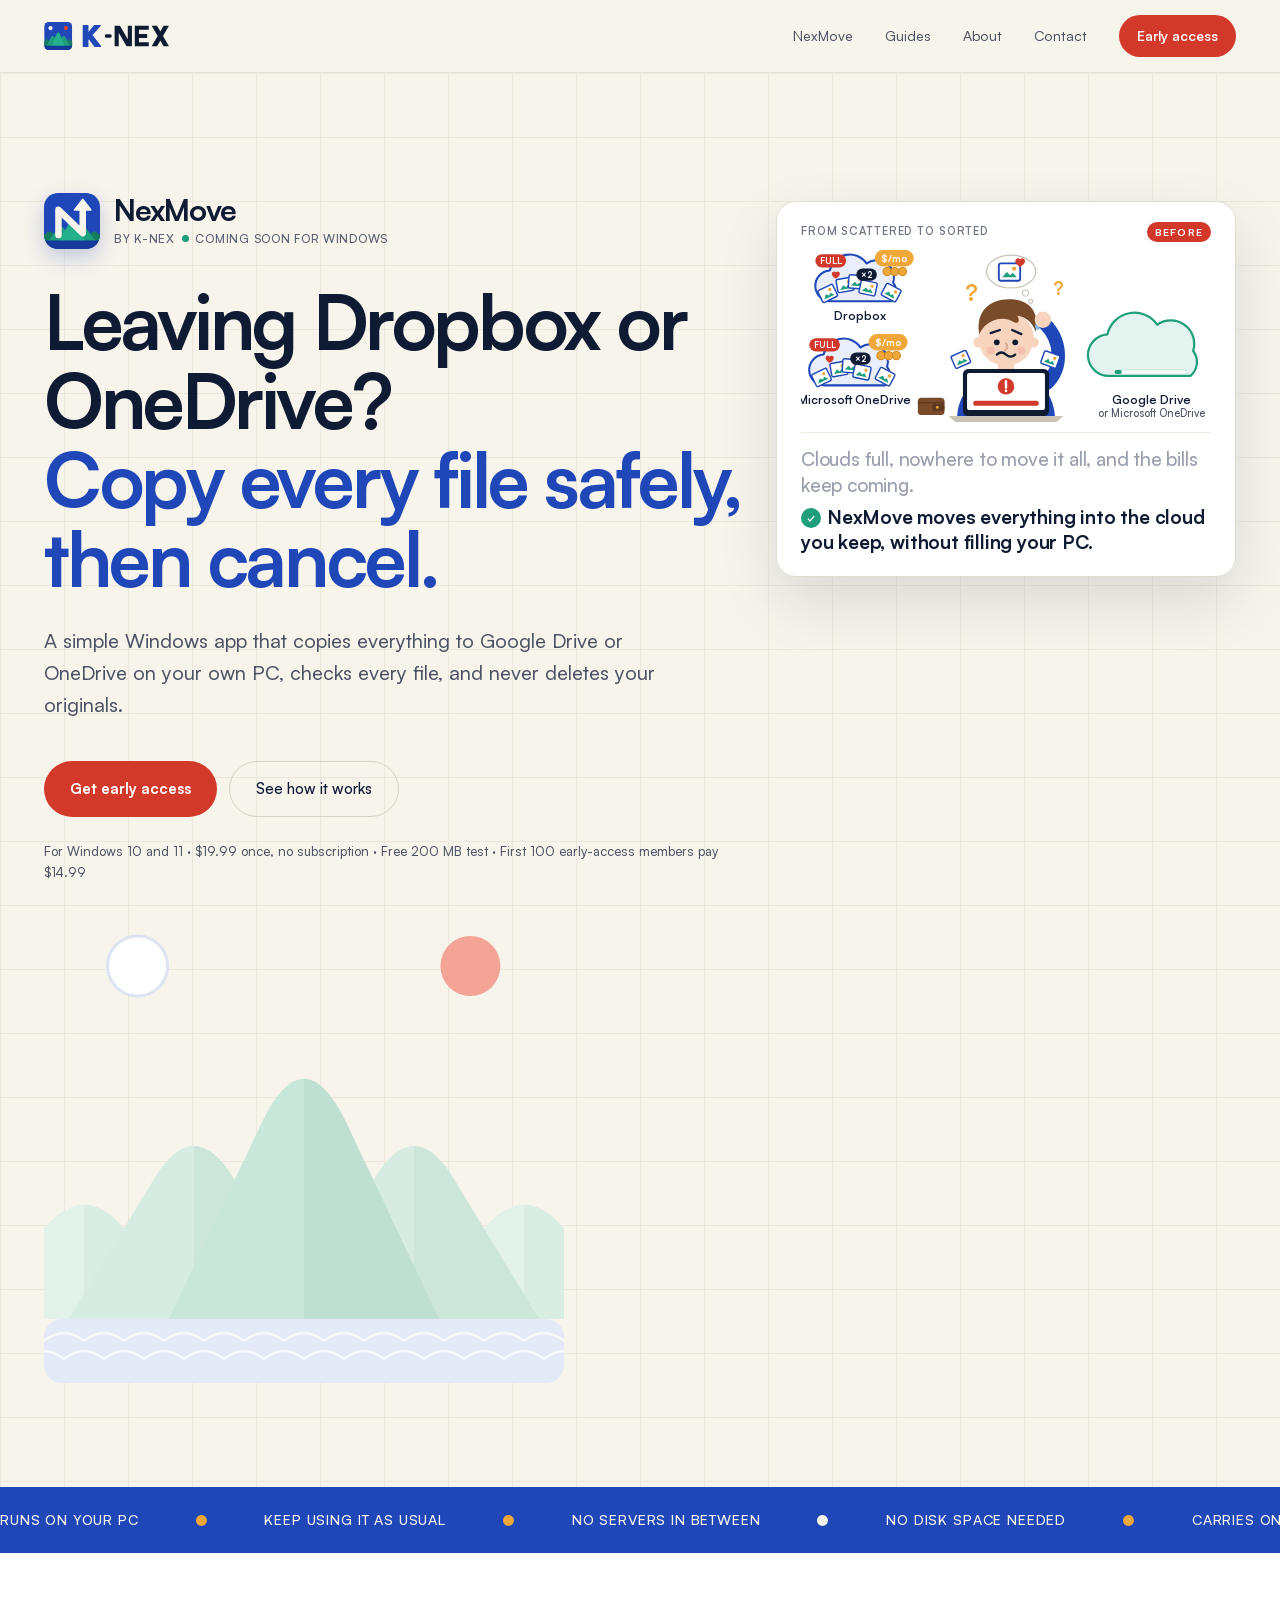
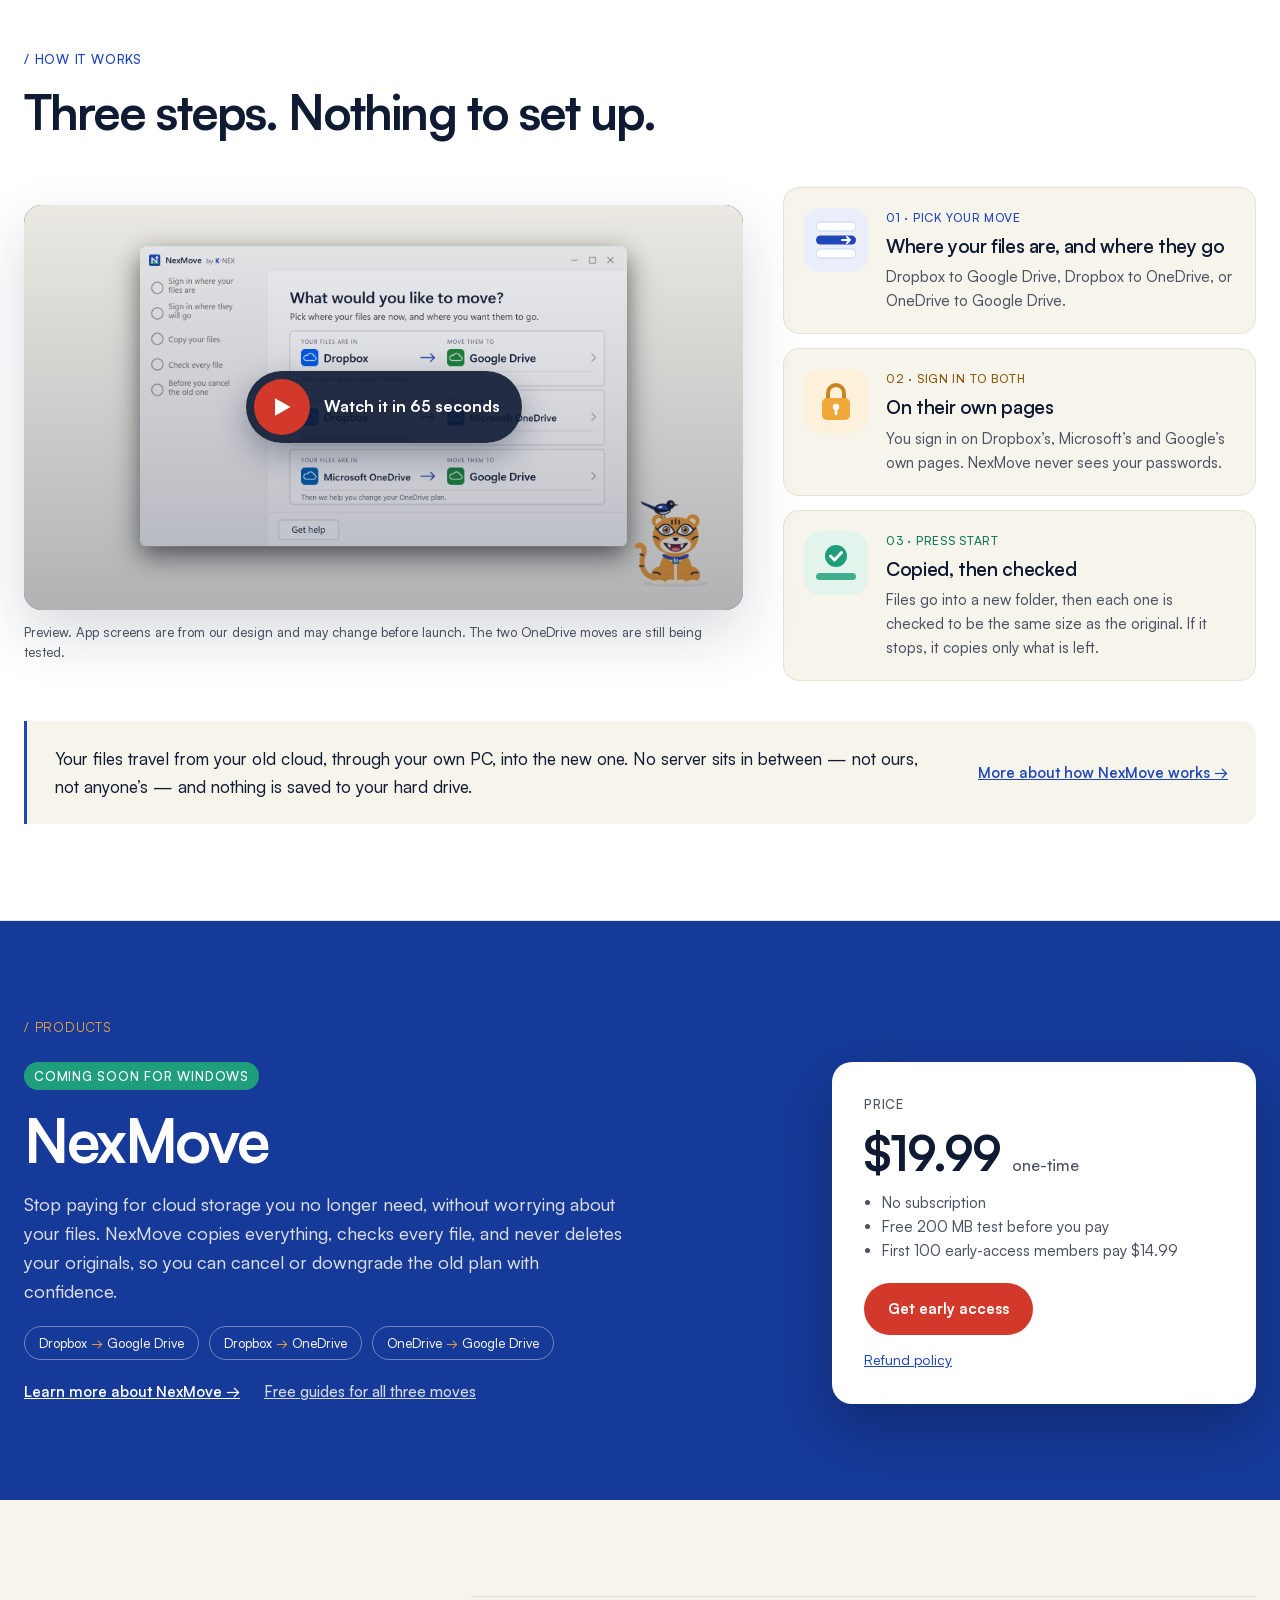
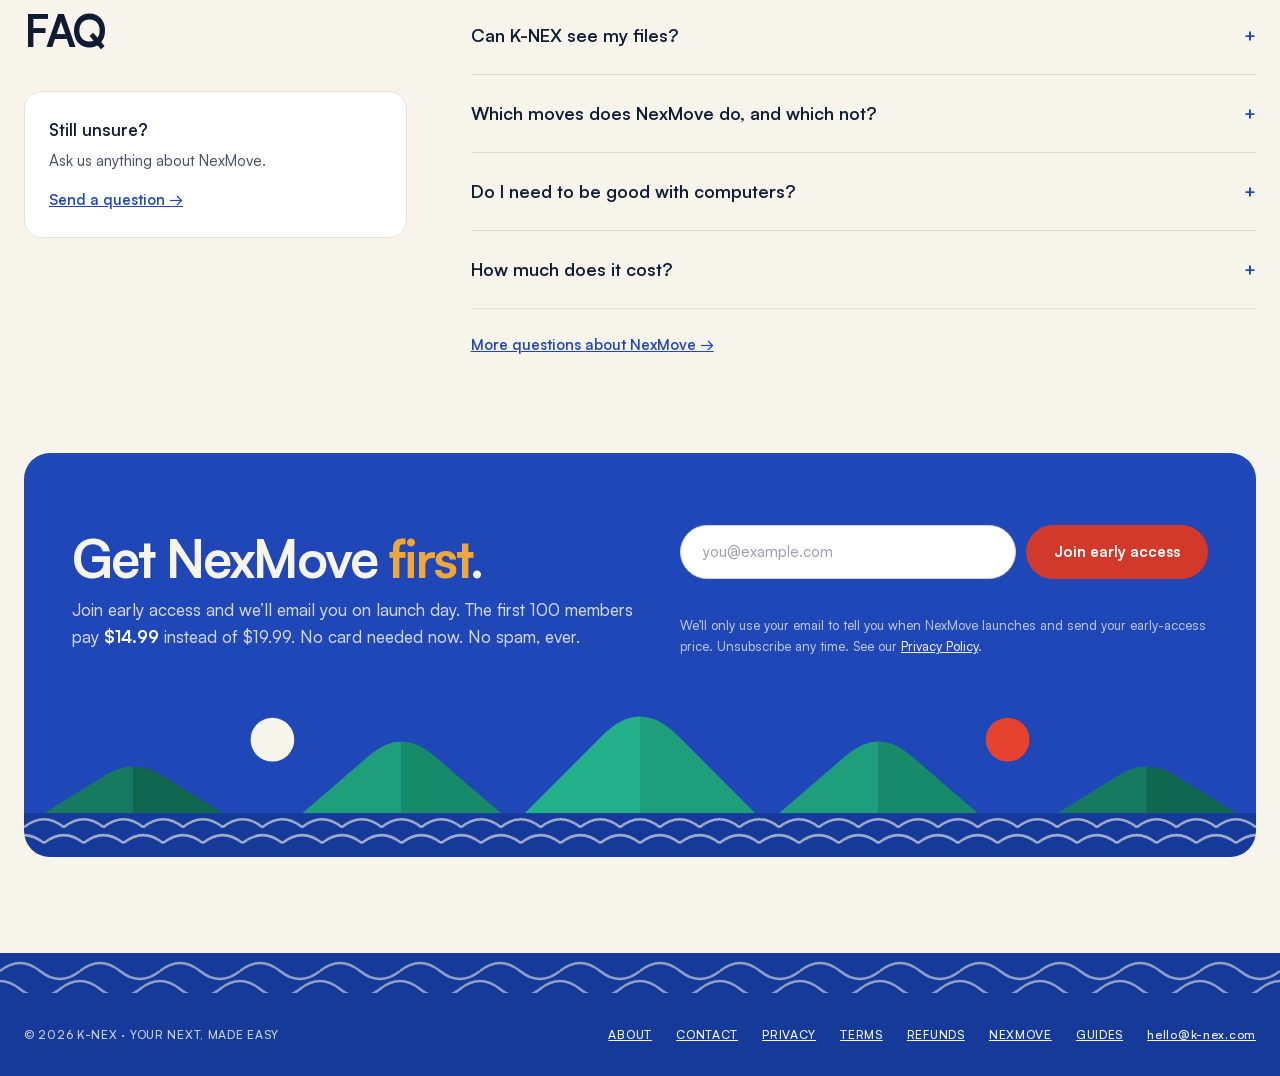
<file: index.html>
<!doctype html>
<html lang="en">
<head>
<meta charset="utf-8">
<meta name="viewport" content="width=device-width, initial-scale=1">
<title>K-NEX — NexMove: leave Dropbox or OneDrive without losing a file</title>
<meta name="description" content="K-NEX makes simple apps for everyday computer jobs. First up: NexMove, a Windows app that copies your files from Dropbox or OneDrive to Google Drive or OneDrive on your own PC, checks every one, and never deletes your originals.">
<meta property="og:type" content="website">
<meta property="og:title" content="K-NEX — NexMove: leave Dropbox or OneDrive without losing a file">
<meta property="og:description" content="A simple Windows app that copies every file to Google Drive or OneDrive on your own PC, checks each one, and never deletes your originals.">
<meta property="og:url" content="https://k-nex.com/">
<link rel="canonical" href="https://k-nex.com/">
<meta name="theme-color" content="#F7F4EC">
<meta name="color-scheme" content="only light">
<link rel="icon" href="/favicon.ico" sizes="32x32">
<link rel="icon" href="/favicon.svg" type="image/svg+xml">
<link rel="apple-touch-icon" href="/apple-touch-icon.png">
<link rel="preload" href="/fonts/Satoshi-Variable.woff2" as="font" type="font/woff2" crossorigin>
<style>
@font-face{font-family:'Satoshi';src:url(/fonts/Satoshi-Variable.woff2) format('woff2');font-weight:300 900;font-style:normal;font-display:swap}
:root{color-scheme:only light}
body{margin:0;background:#F7F4EC}
a{color:#1F47B8}a:hover{color:#163A99}
summary{cursor:pointer;list-style:none}
summary::-webkit-details-marker{display:none}
@keyframes knexTicker{from{transform:translateX(0)}to{transform:translateX(-50%)}}
@keyframes knexPulse{0%,100%{opacity:1}50%{opacity:.25}}
@keyframes knexScan{from{transform:translateX(-100%)}to{transform:translateX(400%)}}
@media (prefers-reduced-motion: reduce){*{animation:none!important}}
.knex-input{box-sizing:border-box;height:54px;min-width:0;padding:0 22px;border:1px solid #D6D0C2;border-radius:999px;background:#FFFFFF;color:#0F1A33;font:inherit;font-size:15px}
.knex-input::placeholder{color:#9AA0AD}
.knex-input:focus{outline:none;border-color:#1F47B8}
.knex-input[aria-invalid="true"]{border-color:#C93A2C}
.knex-btn{height:54px;padding:0 28px;border:0;border-radius:999px;background:#D2392A;color:#FFFFFF;font:inherit;font-size:15px;font-weight:700;cursor:pointer}
.knex-btn:hover{background:#B42F22}
#early .knex-status{color:#F7F4EC}#early .knex-status.err{color:#FFD5CF}#early .knex-status.ok{color:#C7F2E2}
#early a{color:#F7F4EC}
/* Phone menu: the links hidden from the bar on phones, in a drop-down (same as page.css). */
.m-menu{display:none}
.m-menu summary{display:flex;align-items:center;justify-content:center;width:42px;height:42px;box-sizing:border-box;border:1px solid #D6D0C2;border-radius:50%;color:#0F1A33}
.m-menu[open] summary{border-color:#1F47B8}
.m-menu nav{position:absolute;right:20px;top:calc(100% - 4px);z-index:20;min-width:210px;display:flex;flex-direction:column;padding:8px;background:#FFFFFF;border:1px solid #E2DCCF;border-radius:16px;box-shadow:0 18px 40px rgba(15,26,51,.14)}
.m-menu nav a{padding:12px 14px;border-radius:10px;color:#0F1A33;text-decoration:none;font-size:16px}
.m-menu nav a:hover{background:#F7F4EC}
.knex-btn:disabled{opacity:.6;cursor:wait}
.hero-bg{display:block;height:auto;pointer-events:none}
.lockup{display:flex;align-items:center;gap:14px;margin:0 0 32px}
.lockup svg{width:56px;height:56px;flex:none;border-radius:14px;box-shadow:0 8px 20px rgba(31,71,184,.25)}
.lockup .name{margin:0;font-size:30px;line-height:1.05;font-weight:700;letter-spacing:-.03em;color:#0F1A33}
.lockup .sub{margin:4px 0 0;font-size:12px;font-weight:500;letter-spacing:.06em;text-transform:uppercase;color:#5A6275}
.lockup .soon{white-space:nowrap}
.lockup .soon i{display:inline-block;width:7px;height:7px;margin:0 6px 1px 4px;border-radius:50%;background:#1E9E7A;animation:knexPulse 1.8s ease-in-out infinite}
.hero-strip{display:block;width:100%;height:auto}
.hero-in{box-sizing:border-box;padding:120px 24px 104px}
.pad{padding:96px 24px}
.on-blue{color:#F7F4EC}.on-blue a{color:#FFFFFF}
.film{position:relative;margin:0;border-radius:18px;overflow:hidden;background:#0F1A33;box-shadow:0 24px 60px rgba(15,26,51,.16)}
.film video{display:block;width:100%;height:auto}
.film-play{position:absolute;inset:0;display:flex;align-items:center;justify-content:center;border:0;padding:0;background:linear-gradient(rgba(15,26,51,.05),rgba(15,26,51,.3));color:#FFFFFF;font:inherit;font-size:16px;font-weight:700;cursor:pointer}
.film-play .pill{display:inline-flex;align-items:center;gap:14px;padding:8px 22px 8px 8px;border-radius:999px;background:rgba(15,26,51,.9);box-shadow:0 12px 32px rgba(15,26,51,.35)}
.film-play .dot{display:inline-flex;align-items:center;justify-content:center;width:56px;height:56px;border-radius:50%;background:#D2392A}
.film-play:hover .dot{background:#B42F22}.film-play:focus-visible{outline:3px solid #F0A73A;outline-offset:-6px}
.steps{list-style:none;margin:0;padding:0;display:flex;flex-direction:column;gap:14px}
.steps li{display:flex;gap:18px;align-items:flex-start;background:#F7F4EC;border:1px solid #E7E2D6;border-radius:16px;padding:20px}
.steps svg{flex:none;width:64px;height:64px}
/* The faint picture frames the hero card beside the headline on wide screens; narrower screens get a faint strip under the buttons. The strong picture is on /about/ only. */
@media (max-width:1279px){.hero-bg{display:none}}
@media (min-width:1280px){.hero-strip{display:none}}
/* Phones: keep only the logo and the main button in the menu, and tighten spacing. */
@media (max-width:720px){.nav-a{display:none}.m-menu{display:block}.top-nav{gap:10px!important}.hdr{padding-left:20px!important;padding-right:20px!important}.cta-band{padding-bottom:120px!important}.desk-only{display:none}.hero-in{padding:56px 20px 40px}.pad{padding:64px 20px}}
@media (min-width:721px){.phone-only{display:none}}
/* Gentle reveal on scroll; only when scripts run and motion is welcome. */
@media (prefers-reduced-motion: no-preference){
  .js .rv{opacity:0;transform:translateY(18px);transition:opacity .6s ease,transform .6s ease}
  .js .rv.in{opacity:1;transform:none}
}
.knex-btn:focus-visible,.knex-input:focus-visible{outline:2px solid #1F47B8;outline-offset:3px}
.knex-status{margin:12px 0 0;min-height:1.6em;font-family:'Satoshi',sans-serif;font-size:13px;color:#4A5263}
.knex-status.ok{color:#1F47B8}.knex-status.err{color:#C93A2C}
/* Hero card: a puzzled person whose precious photos are piled up in two full clouds they can't manage or give up, whose PC is full and whose plans keep costing money (coins drip from each plan, banknotes fly out of the wallet); the files pass through their PC into
   the one drive they keep and they cheer up (13 s loop: stuck for half of it with money leaking; the leaking stops when the photos start moving). Below, one sentence: before, then after, each half lit
   in step with the picture. Wide screens: beside the headline, over the faint peaks; narrower: under the
   buttons. Plain shapes, not the services' logos. */
.story{position:relative;z-index:1;box-sizing:border-box;width:100%;max-width:560px;margin:44px 0 0;padding:20px 24px 20px;background:#FFFFFF;border:1px solid #E2DCCF;border-radius:20px;box-shadow:0 24px 60px rgba(15,26,51,.12)}
@media (min-width:1280px){.story{position:absolute;top:128px;right:24px;width:460px;margin:0}}
.story-k{display:flex;align-items:center;justify-content:space-between;margin:0 0 6px;font-size:11px;font-weight:600;letter-spacing:.08em;text-transform:uppercase;color:#6E7586}
.story-tag{position:relative;display:inline-block;width:64px;height:20px}
.story-tag b{position:absolute;inset:0;display:flex;align-items:center;justify-content:center;border-radius:999px;color:#FFFFFF;font-size:10.5px;letter-spacing:.1em}
.story-tag .was{background:#D2392A}
.story-tag .now{background:#1E9E7A;opacity:0}
.story-stage{display:block;width:100%;height:auto}
.story-stage text{font-family:'Satoshi',sans-serif;font-size:12px;font-weight:600;fill:#0F1A33}
.story-stage .fly,.story-stage .ok{opacity:0}
.story-stage .glad{opacity:0}
.story-stage .coin{opacity:1}
.story-stage .bill{opacity:0}
.story-line{margin:10px 0 0;padding-top:14px;border-top:1px solid #EFEAE0;font-size:19px;font-weight:700;line-height:1.35;letter-spacing:-.01em;color:#0F1A33}
.story-line .was{display:block;margin-bottom:6px;color:#9AA0AE;font-weight:500}
.story-line .now i{display:inline-flex;align-items:center;justify-content:center;width:20px;height:20px;margin-right:6px;border-radius:50%;background:#1E9E7A;color:#FFFFFF;font-style:normal;font-size:12px;vertical-align:2px}
@media (max-width:560px){.story{padding:18px 16px 18px}.story-line{font-size:17px}}
@media (prefers-reduced-motion: no-preference){
  .story-stage .puzzled{animation:storyPuzzled 13s infinite}
  .story-stage .glad{animation:storyGlad 13s infinite}
  .story-stage .ok{animation:storyGlad 13s infinite}
  .story-stage .huh{animation:storyHuh 1.6s ease-in-out infinite;transform-box:fill-box;transform-origin:center}
  .story-stage .coin{animation:storyCoin 1.4s ease-in infinite;transform-box:fill-box}
  .story-stage .coin.c2{animation-delay:.47s}
  .story-stage .coin.c3{animation-delay:.93s}
  .story-stage .bill{animation:storyBill1 2.1s ease-out infinite;transform-box:fill-box;transform-origin:center}
  .story-stage .bill.b2{animation-name:storyBill2;animation-delay:.7s}
  .story-stage .bill.b3{animation-name:storyBill3;animation-delay:1.4s}
  .story-stage .fly{animation:storyFlyA 13s ease-in-out infinite}
  .story-stage .fly.b{animation-name:storyFlyB;animation-delay:.35s}
  .story-stage .fly.c{animation-delay:.7s}
  .story-stage .leak,.story-tag .was{animation:storyLeak 13s infinite}
  .story-tag .was{animation-name:storyPuzzled}
  .story-tag .now{animation:storyGlad 13s infinite}
  .story-line .was{animation:storyWas 13s infinite}
  .story-line .now{animation:storyNow 13s infinite}
  @keyframes storyPuzzled{0%,66%{opacity:1}70%,96%{opacity:0}100%{opacity:1}}
  @keyframes storyLeak{0%,46%{opacity:1}48%,98%{opacity:0}100%{opacity:1}}
  @keyframes storyGlad{0%,68%{opacity:0}72%,94%{opacity:1}98%,100%{opacity:0}}
  @keyframes storyWas{0%,66%{color:#D2392A}70%,96%{color:#9AA0AE}100%{color:#D2392A}}
  @keyframes storyNow{0%,68%{opacity:.35}72%,94%{opacity:1}98%,100%{opacity:.35}}
  @keyframes storyBill1{0%{transform:translate(0,4px) rotate(0);opacity:0}15%{opacity:1}100%{transform:translate(-20px,-34px) rotate(-38deg);opacity:0}}
  @keyframes storyBill2{0%{transform:translate(0,4px) rotate(0);opacity:0}15%{opacity:1}100%{transform:translate(4px,-42px) rotate(24deg);opacity:0}}
  @keyframes storyBill3{0%{transform:translate(0,4px) rotate(0);opacity:0}15%{opacity:1}100%{transform:translate(-30px,-18px) rotate(-60deg);opacity:0}}
  @keyframes storyCoin{0%{transform:translateY(0);opacity:1}100%{transform:translateY(24px);opacity:0}}
  @keyframes storyHuh{0%,100%{transform:translateY(0) rotate(0)}30%{transform:translateY(-4px) rotate(-14deg)}65%{transform:translateY(-1px) rotate(12deg)}}
  @keyframes storyFlyA{0%,47%{transform:translate(62px,38px);opacity:0}49%{opacity:1}55%,58%{transform:translate(193px,124px)}65%{transform:translate(326px,108px);opacity:1}67%,100%{transform:translate(326px,108px);opacity:0}}
  @keyframes storyFlyB{0%,47%{transform:translate(56px,116px);opacity:0}49%{opacity:1}55%,58%{transform:translate(193px,124px)}65%{transform:translate(326px,108px);opacity:1}67%,100%{transform:translate(326px,108px);opacity:0}}
}
/* Without motion: the happy ending, and the sentence as it is. */
@media (prefers-reduced-motion: reduce){
  .story-stage .puzzled{opacity:0}
  .story-stage .glad,.story-stage .ok{opacity:1}
  .story-stage .leak,.story-tag .was{opacity:0}
  .story-tag .now{opacity:1}
}
.sr,.hp{position:absolute!important;width:1px;height:1px;overflow:hidden;clip:rect(0 0 0 0);white-space:nowrap}
</style>
<style>html{scroll-behavior:smooth}</style>
<script>document.documentElement.classList.add("js")</script>
<script type="application/ld+json">
{
  "@context": "https://schema.org",
  "@graph": [
    { "@type": "Organization", "@id": "https://k-nex.com/#org", "name": "K-NEX", "url": "https://k-nex.com/", "logo": "https://k-nex.com/apple-touch-icon.png", "email": "hello@k-nex.com", "address": { "@type": "PostalAddress", "addressCountry": "GB" } },
    { "@type": "WebSite", "@id": "https://k-nex.com/#website", "url": "https://k-nex.com/", "name": "K-NEX", "publisher": { "@id": "https://k-nex.com/#org" } }
  ]
}
</script>
</head>
<body>
<div style="font-family: 'Satoshi', sans-serif; font-weight: 450; color: #0F1A33; background: #F7F4EC; line-height: 1.6">

  <header style="border-bottom: 1px solid #E7E2D6">
    <div class="hdr" style="position: relative; max-width: 1240px; margin: 0 auto; padding: 12px 24px; min-height: 72px; box-sizing: border-box; display: flex; flex-wrap: wrap; gap: 16px; align-items: center; justify-content: space-between">
      <a href="/" aria-label="K-NEX home" style="display: inline-flex; align-items: center; color: #0F1A33"><svg viewBox="0 0 610 136" width="126" height="28" aria-hidden="true" focusable="false"><g transform="scale(1.1333)"><defs><clipPath id="kxh"><rect width="120" height="120" rx="20"/></clipPath></defs><g clip-path="url(#kxh)"><rect width="120" height="120" fill="#1F47B8"/><circle cx="27" cy="26" r="9" fill="#F7F4EC"/><circle cx="93" cy="26" r="9" fill="#E5432F"/><path d="M-14 102L3.68 80.24Q12 68 20.32 80.24L38 102Z" fill="#157A5F"/><path d="M82 102L99.68 80.24Q108 68 116.32 80.24L134 102Z" fill="#157A5F"/><path d="M10 102L27.68 68Q36 50 44.32 68L62 102Z" fill="#1E9E7A"/><path d="M58 102L75.68 68Q84 50 92.32 68L110 102Z" fill="#1E9E7A"/><path d="M32 102L51.04 55.76Q60 32 68.96 55.76L88 102Z" fill="#23B08A"/><rect y="102" width="120" height="18" fill="#163A99"/></g></g><g transform="translate(190 18)"><path fill="#1F47B8" stroke="#1F47B8" stroke-width="6" stroke-linejoin="round" d="M0 0H22V100H0Z M22 38L54 0H82L22 66Z M40 44L84 100H56L26 60Z"/><rect x="104" y="42" width="34" height="16" rx="8" fill="currentColor"/><path fill="currentColor" transform="translate(-20 0)" d="M172 0H192V100H172Z M236 0H256V100H236Z M172 0H198L256 100H230Z M270 0H290V100H270Z M270 0H338V20H270Z M270 40H330V60H270Z M270 80H338V100H270Z M352 0H378L436 100H410Z M410 0H436L378 100H352Z"/></g></svg></a>
      <nav class="top-nav" aria-label="Main" style="display: flex; flex-wrap: wrap; gap: 32px; font-size: 14px; align-items: center">
        <a class="nav-a" href="nexmove/" style="color: #4A5263; text-decoration: none">NexMove</a>
        <a class="nav-a" href="guides/" style="color: #4A5263; text-decoration: none">Guides</a>
        <a class="nav-a" href="about/" style="color: #4A5263; text-decoration: none">About</a>
        <a class="nav-a" href="contact/" style="color: #4A5263; text-decoration: none">Contact</a>
        <details class="m-menu"><summary aria-label="Menu"><svg width="18" height="14" viewBox="0 0 18 14" aria-hidden="true"><path d="M1 1h16M1 7h16M1 13h16" stroke="currentColor" stroke-width="2" stroke-linecap="round"/></svg></summary><nav aria-label="Menu"><a href="#how">How it works</a><a href="nexmove/">NexMove</a><a href="guides/">Guides</a><a href="about/">About</a><a href="contact/">Contact</a></nav></details>
        <a href="#early" style="color: #FFFFFF; background: #D2392A; padding: 10px 18px; border-radius: 999px; text-decoration: none; font-weight: 600">Early access</a>
      </nav>
    </div>
  </header>

  <section id="top" style="position: relative; overflow: hidden; background-color: #F7F4EC; background-image: linear-gradient(#ECE7DC 1px, transparent 1px), linear-gradient(90deg, #ECE7DC 1px, transparent 1px); background-size: 64px 64px">
    <div class="hero-in" style="max-width: 1240px; margin: 0 auto; position: relative">
      <div class="lockup"><svg viewBox="0 0 120 120" aria-hidden="true" focusable="false"><defs><clipPath id="nmh"><rect width="120" height="120" rx="26"/></clipPath></defs><g clip-path="url(#nmh)"><rect width="120" height="120" fill="#1F47B8"/><g transform="translate(0 102) scale(1 0.7) translate(0 -102)"><path d="M-14 102L3.68 80.24Q12 68 20.32 80.24L38 102Z" fill="#157A5F"/><path d="M82 102L99.68 80.24Q108 68 116.32 80.24L134 102Z" fill="#157A5F"/><path d="M10 102L27.68 68Q36 50 44.32 68L62 102Z" fill="#1E9E7A"/><path d="M58 102L75.68 68Q84 50 92.32 68L110 102Z" fill="#1E9E7A"/><path d="M32 102L51.04 55.76Q60 32 68.96 55.76L88 102Z" fill="#23B08A"/></g><rect y="102" width="120" height="18" fill="#163A99"/><path d="M31 90V36L83 86V36" fill="none" stroke="#F7F4EC" stroke-width="14" stroke-linecap="round" stroke-linejoin="round"/><path d="M83 14L100 36H66Z" fill="#F7F4EC" stroke="#F7F4EC" stroke-width="4" stroke-linejoin="round"/></g></svg><div><p class="name">NexMove</p><p class="sub">by K-NEX <span class="soon"><i></i>Coming soon for Windows</span></p></div></div>
      <h1 style="margin: 0 0 28px; font-size: clamp(40px, 9vw, 76px); line-height: 1.04; font-weight: 700; letter-spacing: -0.045em; max-width: 700px">Leaving Dropbox or OneDrive?<br><span style="color: #1F47B8">Copy every file safely, then cancel.</span></h1>
      <p style="margin: 0 0 40px; font-size: 20px; color: #4A5263; max-width: 620px">A simple Windows app that copies everything to Google Drive or OneDrive on your own PC, checks every file, and never deletes your originals.</p>
      <div style="display: flex; flex-wrap: wrap; gap: 12px; align-items: center">
        <a href="#early" style="background: #D2392A; color: #FFFFFF; padding: 16px 26px; border-radius: 999px; text-decoration: none; font-weight: 700; font-size: 15px">Get early access</a>
        <a href="#how" style="border: 1px solid #D6D0C2; color: #0F1A33; padding: 15px 26px; border-radius: 999px; text-decoration: none; font-weight: 500; font-size: 15px">See how it works</a>
      </div>
      <p style="margin: 24px 0 0; font-family: 'Satoshi', sans-serif; font-size: 13px; color: #4A5263; max-width: 700px">For Windows 10 and 11 · $19.99 once, no subscription · Free 200 MB test · First 100 early-access members pay $14.99</p>

      <div class="story-wrap">
      <img class="hero-bg" src="img/hero-faint.svg" width="520" height="500" alt="" aria-hidden="true">
      <div class="story rv" aria-hidden="true">
        <p class="story-k"><span>From scattered to sorted</span><span class="story-tag"><b class="was">Before</b><b class="now">After</b></span></p>
        <svg class="story-stage" viewBox="0 0 400 170" aria-hidden="true">
          <g transform="translate(14 4)">
            <path d="M16 48A15 15 0 0 1 14 18A20 20 0 0 1 50 11A17 17 0 0 1 76 30A13 13 0 0 1 74 48Z" fill="#E9EEFA" stroke="#1F47B8" stroke-width="2" stroke-linejoin="round"/>
            <g transform="translate(20 27) rotate(-10)"><rect width="16" height="13" rx="1.5" fill="#FFFFFF" stroke="#1F47B8" stroke-width="1.4"/><path d="M2.5 10.5l3.5-4 2.5 2.5 2-2 3 3.5z" fill="#1E9E7A"/><circle cx="11.5" cy="4" r="1.6" fill="#F0A73A"/></g><g transform="translate(33 22) rotate(4)"><rect width="16" height="13" rx="1.5" fill="#FFFFFF" stroke="#1F47B8" stroke-width="1.4"/><path d="M2.5 10.5l3.5-4 2.5 2.5 2-2 3 3.5z" fill="#1E9E7A"/><circle cx="11.5" cy="4" r="1.6" fill="#F0A73A"/></g><g transform="translate(45 27) rotate(12)"><rect width="16" height="13" rx="1.5" fill="#FFFFFF" stroke="#1F47B8" stroke-width="1.4"/><path d="M2.5 10.5l3.5-4 2.5 2.5 2-2 3 3.5z" fill="#1E9E7A"/><circle cx="11.5" cy="4" r="1.6" fill="#F0A73A"/></g><g transform="translate(16 19)"><path d="M0 2.2a2.2 2.2 0 0 1 4-1.2a2.2 2.2 0 0 1 4 1.2c0 2.4-4 4.8-4 4.8S0 4.6 0 2.2z" fill="#D2392A"/></g>
            <g transform="translate(70 30) rotate(28)"><rect width="16" height="13" rx="1.5" fill="#FFFFFF" stroke="#1F47B8" stroke-width="1.4"/><path d="M2.5 10.5l3.5-4 2.5 2.5 2-2 3 3.5z" fill="#1E9E7A"/><circle cx="11.5" cy="4" r="1.6" fill="#F0A73A"/></g>
            <g class="puzzled" transform="translate(2 38) rotate(-26)"><rect width="16" height="13" rx="1.5" fill="#FFFFFF" stroke="#1F47B8" stroke-width="1.4"/><path d="M2.5 10.5l3.5-4 2.5 2.5 2-2 3 3.5z" fill="#1E9E7A"/><circle cx="11.5" cy="4" r="1.6" fill="#F0A73A"/></g>
            <g class="puzzled"><rect x="40" y="16" width="20" height="12" rx="6" fill="#0F1A33"/><text x="50" y="25" text-anchor="middle" style="fill:#FFFFFF;font-size:8.5px;font-weight:700">×2</text></g>
            <g><rect x="0" y="2" width="30" height="13" rx="6.5" fill="#D2392A"/><text x="15" y="11.5" text-anchor="middle" style="fill:#FFFFFF;font-size:8.5px;font-weight:700">FULL</text></g>
            <g transform="translate(58 -2)">
              <rect width="38" height="16" rx="8" fill="#F0A73A"/><text x="19" y="11.5" text-anchor="middle" style="fill:#FFFFFF;font-size:9.5px;font-weight:700">$/mo</text>
              <g class="leak"><circle class="coin" cx="12" cy="21" r="4" fill="#F0A73A" stroke="#D18A1E" stroke-width="1"/><circle class="coin c2" cx="27" cy="21" r="4" fill="#F0A73A" stroke="#D18A1E" stroke-width="1"/><circle class="coin c3" cx="19.5" cy="21" r="4" fill="#F0A73A" stroke="#D18A1E" stroke-width="1"/></g>
              <g class="glad"><rect width="38" height="16" rx="8" fill="#FFFFFF" opacity=".55"/><path d="M3 13L35 3" stroke="#0F1A33" stroke-width="2" stroke-linecap="round"/></g>
            </g>
            <text x="44" y="66" text-anchor="middle">Dropbox</text>
          </g>
          <g transform="translate(8 86)">
            <path d="M16 48A15 15 0 0 1 14 18A20 20 0 0 1 50 11A17 17 0 0 1 76 30A13 13 0 0 1 74 48Z" fill="#E9EEFA" stroke="#1F47B8" stroke-width="2" stroke-linejoin="round"/>
            <g transform="translate(20 27) rotate(-10)"><rect width="16" height="13" rx="1.5" fill="#FFFFFF" stroke="#1F47B8" stroke-width="1.4"/><path d="M2.5 10.5l3.5-4 2.5 2.5 2-2 3 3.5z" fill="#1E9E7A"/><circle cx="11.5" cy="4" r="1.6" fill="#F0A73A"/></g><g transform="translate(33 22) rotate(4)"><rect width="16" height="13" rx="1.5" fill="#FFFFFF" stroke="#1F47B8" stroke-width="1.4"/><path d="M2.5 10.5l3.5-4 2.5 2.5 2-2 3 3.5z" fill="#1E9E7A"/><circle cx="11.5" cy="4" r="1.6" fill="#F0A73A"/></g><g transform="translate(45 27) rotate(12)"><rect width="16" height="13" rx="1.5" fill="#FFFFFF" stroke="#1F47B8" stroke-width="1.4"/><path d="M2.5 10.5l3.5-4 2.5 2.5 2-2 3 3.5z" fill="#1E9E7A"/><circle cx="11.5" cy="4" r="1.6" fill="#F0A73A"/></g><g transform="translate(16 19)"><path d="M0 2.2a2.2 2.2 0 0 1 4-1.2a2.2 2.2 0 0 1 4 1.2c0 2.4-4 4.8-4 4.8S0 4.6 0 2.2z" fill="#D2392A"/></g>
            <g transform="translate(70 30) rotate(28)"><rect width="16" height="13" rx="1.5" fill="#FFFFFF" stroke="#1F47B8" stroke-width="1.4"/><path d="M2.5 10.5l3.5-4 2.5 2.5 2-2 3 3.5z" fill="#1E9E7A"/><circle cx="11.5" cy="4" r="1.6" fill="#F0A73A"/></g>
            <g class="puzzled" transform="translate(2 38) rotate(-26)"><rect width="16" height="13" rx="1.5" fill="#FFFFFF" stroke="#1F47B8" stroke-width="1.4"/><path d="M2.5 10.5l3.5-4 2.5 2.5 2-2 3 3.5z" fill="#1E9E7A"/><circle cx="11.5" cy="4" r="1.6" fill="#F0A73A"/></g>
            <g class="puzzled"><rect x="40" y="16" width="20" height="12" rx="6" fill="#0F1A33"/><text x="50" y="25" text-anchor="middle" style="fill:#FFFFFF;font-size:8.5px;font-weight:700">×2</text></g>
            <g><rect x="0" y="2" width="30" height="13" rx="6.5" fill="#D2392A"/><text x="15" y="11.5" text-anchor="middle" style="fill:#FFFFFF;font-size:8.5px;font-weight:700">FULL</text></g>
            <g transform="translate(58 -2)">
              <rect width="38" height="16" rx="8" fill="#F0A73A"/><text x="19" y="11.5" text-anchor="middle" style="fill:#FFFFFF;font-size:9.5px;font-weight:700">$/mo</text>
              <g class="leak"><circle class="coin" cx="12" cy="21" r="4" fill="#F0A73A" stroke="#D18A1E" stroke-width="1"/><circle class="coin c2" cx="27" cy="21" r="4" fill="#F0A73A" stroke="#D18A1E" stroke-width="1"/><circle class="coin c3" cx="19.5" cy="21" r="4" fill="#F0A73A" stroke="#D18A1E" stroke-width="1"/></g>
              <g class="glad"><rect width="38" height="16" rx="8" fill="#FFFFFF" opacity=".55"/><path d="M3 13L35 3" stroke="#0F1A33" stroke-width="2" stroke-linecap="round"/></g>
            </g>
            <text x="44" y="66" text-anchor="middle">Microsoft OneDrive</text>
          </g>
          <g>
            <!-- the drive you keep: bigger than the full clouds, with a space bar that stays mostly empty -->
            <path transform="translate(280 60) scale(1.35)" d="M16 48A15 15 0 0 1 14 18A20 20 0 0 1 50 11A17 17 0 0 1 76 30A13 13 0 0 1 74 48Z" fill="#E3F4EE" stroke="#1E9E7A" stroke-width="1.6" stroke-linejoin="round"/>
            <rect x="306" y="119" width="70" height="4" rx="2" fill="#FFFFFF" stroke="#BFE3D6" stroke-width=".8"/>
            <rect x="306" y="119" width="7" height="4" rx="2" fill="#1E9E7A" class="puzzled"/>
            <rect x="306" y="119" width="18" height="4" rx="2" fill="#1E9E7A" class="glad"/>
            <g class="ok">
              <path transform="translate(312 94)" d="M0 4a2 2 0 0 1 2-2h7l2 2h11a2 2 0 0 1 2 2v12a2 2 0 0 1-2 2H2a2 2 0 0 1-2-2z" fill="#E9EEFA" stroke="#1F47B8" stroke-width="1.6" stroke-linejoin="round"/>
              <path transform="translate(344 94)" d="M0 4a2 2 0 0 1 2-2h7l2 2h11a2 2 0 0 1 2 2v12a2 2 0 0 1-2 2H2a2 2 0 0 1-2-2z" fill="#E6F0FA" stroke="#2C6FB7" stroke-width="1.6" stroke-linejoin="round"/>
              <circle cx="384" cy="76" r="9" fill="#1E9E7A"/><path d="M380 76l3 3 5-5" fill="none" stroke="#FFFFFF" stroke-width="2.2" stroke-linecap="round" stroke-linejoin="round"/>
            </g>
            <text x="342" y="152" text-anchor="middle">Google Drive</text>
            <text x="342" y="165" text-anchor="middle" style="font-size:10.5px;font-weight:500;fill:#4A5263">or Microsoft OneDrive</text>
          </g>
          <g class="person">
            <path d="M152 170C152 136 174 124 200 124C226 124 248 136 248 170Z" fill="#1F47B8"/>
            <rect x="192" y="110" width="16" height="16" rx="4" fill="#F6D4BE"/>
            <circle cx="173" cy="92" r="5" fill="#F6D4BE"/><circle cx="227" cy="92" r="5" fill="#F6D4BE"/>
            <circle cx="200" cy="88" r="27" fill="#F6D4BE"/>
            <path d="M174 84C170 62 184 50 203 50C221 50 233 60 229 82C226 72 219 67 211 66C214 71 212 75 207 72C199 67 189 69 182 74C178 77 176 80 174 84Z" fill="#7A4B2A"/>
            <path d="M200 93q3 4 -1 7" fill="none" stroke="#D9A98C" stroke-width="2" stroke-linecap="round"/>
            <circle cx="185" cy="100" r="4" fill="#F2A99A" opacity=".45"/><circle cx="215" cy="100" r="4" fill="#F2A99A" opacity=".45"/>
            <circle cx="191" cy="92" r="2.8" fill="#0F1A33"/><circle cx="209" cy="92" r="2.8" fill="#0F1A33"/>
            <g class="puzzled">
              <path d="M185 83l9-3M206 80l9 4" stroke="#0F1A33" stroke-width="2.2" stroke-linecap="round"/>
              <path d="M191 104q4.5-4 9 0t9 0" fill="none" stroke="#0F1A33" stroke-width="2.2" stroke-linecap="round"/>
              <path d="M231 70c3 5 4 8 0 10c-4-2-3-5 0-10z" fill="#7FB8E6"/>
              <path d="M240 132C256 116 254 90 238 74" fill="none" stroke="#1F47B8" stroke-width="13" stroke-linecap="round"/>
              <circle cx="236" cy="70" r="8" fill="#F6D4BE"/>
              <circle cx="224" cy="52" r="2" fill="#FFFFFF" stroke="#C9C3B6"/><circle cx="219" cy="44" r="3" fill="#FFFFFF" stroke="#C9C3B6"/>
              <ellipse cx="205" cy="23" rx="24" ry="16" fill="#FFFFFF" stroke="#C9C3B6" stroke-width="1.2"/>
              <g transform="translate(193 15) scale(1.3)"><rect width="16" height="13" rx="1.5" fill="#FFFFFF" stroke="#1F47B8" stroke-width="1.4"/><path d="M2.5 10.5l3.5-4 2.5 2.5 2-2 3 3.5z" fill="#1E9E7A"/><circle cx="11.5" cy="4" r="1.6" fill="#F0A73A"/></g><g transform="translate(209 10) scale(1.2)"><path d="M0 2.2a2.2 2.2 0 0 1 4-1.2a2.2 2.2 0 0 1 4 1.2c0 2.4-4 4.8-4 4.8S0 4.6 0 2.2z" fill="#D2392A"/></g>
              <text class="huh" x="160" y="52" style="fill:#F0A73A;font-size:22px;font-weight:700">?</text>
              <text class="huh" x="246" y="46" style="fill:#F0A73A;font-size:18px;font-weight:700">?</text>
            </g>
            <g class="glad">
              <path d="M185 82q4.5-3 9 0M206 82q4.5-3 9 0" fill="none" stroke="#0F1A33" stroke-width="2.2" stroke-linecap="round"/>
              <path d="M189 101q11 10 22 0" fill="none" stroke="#0F1A33" stroke-width="2.4" stroke-linecap="round"/>
              <path d="M240 132C254 126 262 118 266 106" fill="none" stroke="#1F47B8" stroke-width="13" stroke-linecap="round"/>
              <circle cx="267" cy="102" r="8" fill="#F6D4BE"/><rect x="264" y="86" width="6" height="12" rx="3" fill="#F6D4BE"/>
            </g>
          </g>
          <g class="wallet">
            <rect x="114" y="146" width="26" height="17" rx="3.5" fill="#7A4B2A"/><path d="M114 151h26" stroke="#5E3920" stroke-width="1.2"/>
            <rect x="128" y="152" width="12" height="7" rx="2.5" fill="#5E3920"/><circle cx="133" cy="155.5" r="1.4" fill="#F0A73A"/>
            <g class="leak" transform="translate(121 140)"><g class="bill b1"><rect width="13" height="8" rx="1.2" fill="#9ED9B0" stroke="#3E9C5C" stroke-width=".9"/><text x="6.5" y="6.4" text-anchor="middle" style="fill:#2E7D47;font-size:6px;font-weight:700">$</text></g><g class="bill b2"><rect width="13" height="8" rx="1.2" fill="#9ED9B0" stroke="#3E9C5C" stroke-width=".9"/><text x="6.5" y="6.4" text-anchor="middle" style="fill:#2E7D47;font-size:6px;font-weight:700">$</text></g><g class="bill b3"><rect width="13" height="8" rx="1.2" fill="#9ED9B0" stroke="#3E9C5C" stroke-width=".9"/><text x="6.5" y="6.4" text-anchor="middle" style="fill:#2E7D47;font-size:6px;font-weight:700">$</text></g></g>
          </g>
          <g class="laptop">
            <g class="puzzled"><g transform="translate(146 106) rotate(-24)"><rect width="16" height="13" rx="1.5" fill="#FFFFFF" stroke="#1F47B8" stroke-width="1.4"/><path d="M2.5 10.5l3.5-4 2.5 2.5 2-2 3 3.5z" fill="#1E9E7A"/><circle cx="11.5" cy="4" r="1.6" fill="#F0A73A"/></g><g transform="translate(238 100) rotate(20)"><rect width="16" height="13" rx="1.5" fill="#FFFFFF" stroke="#1F47B8" stroke-width="1.4"/><path d="M2.5 10.5l3.5-4 2.5 2.5 2-2 3 3.5z" fill="#1E9E7A"/><circle cx="11.5" cy="4" r="1.6" fill="#F0A73A"/></g></g>
            <rect x="158" y="118" width="84" height="46" rx="5" fill="#0F1A33"/>
            <rect x="162" y="122" width="76" height="36" rx="2" fill="#FFFFFF"/>
            <rect x="168" y="149" width="64" height="5" rx="2.5" fill="#D2392A"/>
            <g class="puzzled"><circle cx="200" cy="135" r="8" fill="#D2392A"/><path d="M200 130v6M200 139v.5" stroke="#FFFFFF" stroke-width="2.4" stroke-linecap="round"/></g>
            <g class="glad"><circle cx="200" cy="135" r="8" fill="#1E9E7A"/><path d="M196 135l3 3 5-5" fill="none" stroke="#FFFFFF" stroke-width="2.2" stroke-linecap="round" stroke-linejoin="round"/></g>
            <path d="M144 164h112l-7 6H151z" fill="#C9C3B6"/>
          </g>
          <g class="fly"><rect width="16" height="13" rx="1.5" fill="#FFFFFF" stroke="#1F47B8" stroke-width="1.4"/><path d="M2.5 10.5l3.5-4 2.5 2.5 2-2 3 3.5z" fill="#1E9E7A"/><circle cx="11.5" cy="4" r="1.6" fill="#F0A73A"/></g><g class="fly b"><rect width="16" height="13" rx="1.5" fill="#FFFFFF" stroke="#1F47B8" stroke-width="1.4"/><path d="M2.5 10.5l3.5-4 2.5 2.5 2-2 3 3.5z" fill="#1E9E7A"/><circle cx="11.5" cy="4" r="1.6" fill="#F0A73A"/></g><g class="fly c"><rect width="16" height="13" rx="1.5" fill="#FFFFFF" stroke="#1F47B8" stroke-width="1.4"/><path d="M2.5 10.5l3.5-4 2.5 2.5 2-2 3 3.5z" fill="#1E9E7A"/><circle cx="11.5" cy="4" r="1.6" fill="#F0A73A"/></g>
        </svg>
        <p class="story-line"><span class="was">Clouds full, nowhere to move it all, and the bills keep coming.</span> <span class="now"><i>✓</i>NexMove moves everything into the cloud you keep, without filling your PC.</span></p>
      </div>
      <ul class="sr">
        <li>My clouds are full, my PC is full, and I pay every month for more than one plan. Move each one into the drive you keep, check every file, then cancel the rest.</li>
        <li>My PC is full too. Will this fill it up? No. Files pass through your own PC on the way, never anyone else’s server, and nothing is saved on it.</li>
        <li>The same files are in both places. Won’t it be a mess? No. Each account lands in its own folder, named after it, so nothing gets mixed up.</li>
        <li>What if a file goes missing? NexMove checks every file after copying, and shows any that need another go.</li>
        <li>Will it slow down the Wi-Fi at home? Gentle speed leaves room for TV and video calls. Full speed when you want it.</li>
        <li>What should I check before I cancel? A short checklist: shared links, phone photos and where you pay.</li>
        <li>Could my originals get deleted? Never. NexMove only reads them and makes a copy.</li>
      </ul>
      </div>

    </div>
    <img class="hero-strip" src="img/hero-strip-faint.svg" width="780" height="210" alt="" aria-hidden="true">
  </section>

  <div style="background: #1F47B8; overflow: hidden; padding: 22px 0" aria-hidden="true">
    <div style="display: flex; width: max-content; gap: 56px; font-family: 'Satoshi', sans-serif; font-weight: 500; letter-spacing: 0.06em; font-size: 14px; color: #F7F4EC; animation: knexTicker 34s linear infinite; white-space: nowrap">
      <span>RUNS ON YOUR PC</span><span style="color: #F0A73A">●</span><span>KEEP USING IT AS USUAL</span><span style="color: #F0A73A">●</span><span>NO SERVERS IN BETWEEN</span><span style="color: #F7F4EC">●</span><span>NO DISK SPACE NEEDED</span><span style="color: #F0A73A">●</span><span>CARRIES ON WHERE IT STOPPED</span><span style="color: #F7F4EC">●</span><span>CHECKS EVERY FILE</span><span style="color: #F0A73A">●</span><span>NEVER DELETES YOUR ORIGINALS</span><span style="color: #F0A73A">●</span>
      <span>RUNS ON YOUR PC</span><span style="color: #F7F4EC">●</span><span>KEEP USING IT AS USUAL</span><span style="color: #F7F4EC">●</span><span>NO SERVERS IN BETWEEN</span><span style="color: #F0A73A">●</span><span>NO DISK SPACE NEEDED</span><span style="color: #F7F4EC">●</span><span>CARRIES ON WHERE IT STOPPED</span><span style="color: #F0A73A">●</span><span>CHECKS EVERY FILE</span><span style="color: #F7F4EC">●</span><span>NEVER DELETES YOUR ORIGINALS</span><span style="color: #F7F4EC">●</span>
    </div>
  </div>

  <section id="how" style="background: #FFFFFF; border-bottom: 1px solid #E7E2D6">
    <div class="pad" style="max-width: 1240px; margin: 0 auto">
      <p style="margin: 0 0 16px; font-family: 'Satoshi', sans-serif; font-weight: 500; letter-spacing: 0.06em; font-size: 13px; color: #1F47B8">/ HOW IT WORKS</p>
      <h2 style="margin: 0 0 48px; font-size: clamp(34px, 7vw, 48px); line-height: 1.1; font-weight: 700; letter-spacing: -0.04em; max-width: 760px">Three steps. Nothing to set up.</h2>
      <div style="display: flex; flex-wrap: wrap; gap: 40px; align-items: center">
        <div class="rv" style="flex: 1.5 1 520px; min-width: 0">
          <figure class="film">
            <video preload="none" playsinline poster="/media/nexmove-film-routes-poster.png" width="1920" height="1080" aria-label="NexMove: one app, three moves">
              <source src="/media/nexmove-film-routes-65s.mp4" type="video/mp4">
              <track kind="captions" src="/media/nexmove-film-routes.en.vtt" srclang="en" label="English" default>
            </video>
            <button class="film-play" type="button"><span class="pill"><span class="dot" aria-hidden="true"><svg width="20" height="22" viewBox="0 0 26 28"><path d="M4 2.5v23L24 14Z" fill="#FFFFFF"/></svg></span>Watch it in 65 seconds</span></button>
          </figure>
          <p style="margin: 12px 0 0; font-size: 13px; color: #4A5263">Preview. App screens are from our design and may change before launch. The two OneDrive moves are still being tested.</p>
        </div>
        <ol class="steps rv" style="flex: 1 1 340px; min-width: 0">
          <li>
            <svg viewBox="0 0 64 64" aria-hidden="true"><rect width="64" height="64" rx="16" fill="#E9EEFA"/><rect x="12" y="14" width="40" height="9" rx="4.5" fill="#FFFFFF" stroke="#C9D3EE"/><rect x="12" y="27.5" width="40" height="9" rx="4.5" fill="#1F47B8"/><path d="M38 32h8m-3-3 3 3-3 3" stroke="#FFFFFF" stroke-width="2" fill="none" stroke-linecap="round" stroke-linejoin="round"/><rect x="12" y="41" width="40" height="9" rx="4.5" fill="#FFFFFF" stroke="#C9D3EE"/></svg>
            <div>
              <p style="margin: 0 0 4px; font-family: 'Satoshi', sans-serif; font-weight: 500; letter-spacing: 0.06em; font-size: 12px; color: #1F47B8">01 · PICK YOUR MOVE</p>
              <h3 style="margin: 0 0 4px; font-size: 19px; font-weight: 600; letter-spacing: -0.02em">Where your files are, and where they go</h3>
              <p style="margin: 0; color: #4A5263; font-size: 15px">Dropbox to Google Drive, Dropbox to OneDrive, or OneDrive to Google Drive.</p>
            </div>
          </li>
          <li>
            <svg viewBox="0 0 64 64" aria-hidden="true"><rect width="64" height="64" rx="16" fill="#FDF1DC"/><path d="M24 30v-6a8 8 0 0 1 16 0v6" stroke="#C9851F" stroke-width="4" fill="none"/><rect x="18" y="29" width="28" height="22" rx="5" fill="#F0A73A"/><circle cx="32" cy="38" r="3.2" fill="#FFFFFF"/><path d="M32 40v5" stroke="#FFFFFF" stroke-width="2.6" stroke-linecap="round"/></svg>
            <div>
              <p style="margin: 0 0 4px; font-family: 'Satoshi', sans-serif; font-weight: 500; letter-spacing: 0.06em; font-size: 12px; color: #8A5A12">02 · SIGN IN TO BOTH</p>
              <h3 style="margin: 0 0 4px; font-size: 19px; font-weight: 600; letter-spacing: -0.02em">On their own pages</h3>
              <p style="margin: 0; color: #4A5263; font-size: 15px">You sign in on Dropbox’s, Microsoft’s and Google’s own pages. NexMove never sees your passwords.</p>
            </div>
          </li>
          <li>
            <svg viewBox="0 0 64 64" aria-hidden="true"><rect width="64" height="64" rx="16" fill="#E3F4EC"/><circle cx="32" cy="25" r="11" fill="#1E9E7A"/><path d="M26.5 25l4 4 7-7.5" stroke="#FFFFFF" stroke-width="3" fill="none" stroke-linecap="round" stroke-linejoin="round"/><rect x="12" y="42" width="40" height="7" rx="3.5" fill="#FFFFFF"/><rect x="12" y="42" width="40" height="7" rx="3.5" fill="#1E9E7A" opacity=".85"/></svg>
            <div>
              <p style="margin: 0 0 4px; font-family: 'Satoshi', sans-serif; font-weight: 500; letter-spacing: 0.06em; font-size: 12px; color: #157A5F">03 · PRESS START</p>
              <h3 style="margin: 0 0 4px; font-size: 19px; font-weight: 600; letter-spacing: -0.02em">Copied, then checked</h3>
              <p style="margin: 0; color: #4A5263; font-size: 15px">Files go into a new folder, then each one is checked to be the same size as the original. If it stops, it copies only what is left.</p>
            </div>
          </li>
        </ol>
      </div>
      <div class="rv" style="margin-top: 40px; padding: 24px 28px; border-left: 3px solid #1F47B8; background: #F7F4EC; border-radius: 0 14px 14px 0; display: flex; flex-wrap: wrap; gap: 12px 32px; align-items: center; justify-content: space-between">
        <p style="margin: 0; flex: 1 1 520px; min-width: 0; color: #0F1A33; font-size: 17px">Your files travel from your old cloud, through your own PC, into the new one. No server sits in between — not ours, not anyone’s — and nothing is saved to your hard drive.</p>
        <a href="nexmove/#how" style="font-weight: 600; font-size: 15px">More about how NexMove works →</a>
      </div>
    </div>
  </section>

  <section id="product" style="background: #163A99">
    <div class="pad on-blue" style="max-width: 1240px; margin: 0 auto">
    <h2 style="margin: 0 0 24px; font-family: 'Satoshi', sans-serif; font-weight: 500; letter-spacing: 0.06em; font-size: 13px; font-weight: 400; color: #F0A73A">/ PRODUCTS</h2>
    <div style="display: flex; flex-wrap: wrap; gap: 48px; align-items: center">
      <div class="rv" style="flex: 1 1 480px; min-width: 0; display: flex; flex-direction: column; gap: 20px">
        <span style="align-self: flex-start; font-family: 'Satoshi', sans-serif; font-weight: 500; letter-spacing: 0.06em; font-size: 13px; color: #FFFFFF; background: #1E9E7A; padding: 4px 10px; border-radius: 999px">COMING SOON FOR WINDOWS</span>
        <h3 style="margin: 0; font-size: clamp(44px, 8vw, 60px); line-height: 1; font-weight: 700; letter-spacing: -0.04em; color: #FFFFFF">NexMove</h3>
        <p style="margin: 0; color: rgba(247,244,236,.88); font-size: 18px; max-width: 600px">Stop paying for cloud storage you no longer need, without worrying about your files. NexMove copies everything, checks every file, and never deletes your originals, so you can cancel or downgrade the old plan with confidence.</p>
        <ul aria-label="What NexMove copies, with a free guide for each" style="list-style: none; margin: 0; padding: 0; display: flex; flex-wrap: wrap; gap: 10px; font-family: 'Satoshi', sans-serif; font-size: 13px">
          <li><a href="guides/move-dropbox-to-google-drive/" style="display: inline-block; border: 1px solid rgba(247,244,236,.4); border-radius: 999px; padding: 6px 14px; color: #F7F4EC; text-decoration: none">Dropbox <span style="color: #F0A73A">→</span> Google Drive</a></li>
          <li><a href="guides/move-dropbox-to-onedrive/" style="display: inline-block; border: 1px solid rgba(247,244,236,.4); border-radius: 999px; padding: 6px 14px; color: #F7F4EC; text-decoration: none">Dropbox <span style="color: #F0A73A">→</span> OneDrive</a></li>
          <li><a href="guides/move-onedrive-to-google-drive/" style="display: inline-block; border: 1px solid rgba(247,244,236,.4); border-radius: 999px; padding: 6px 14px; color: #F7F4EC; text-decoration: none">OneDrive <span style="color: #F0A73A">→</span> Google Drive</a></li>
        </ul>
        <div style="display: flex; flex-wrap: wrap; gap: 24px">
          <a href="nexmove/" style="font-weight: 600; font-size: 15px">Learn more about NexMove →</a>
          <a href="guides/" style="font-weight: 500; font-size: 15px; color: rgba(247,244,236,.85)">Free guides for all three moves</a>
        </div>
      </div>
      <div class="rv" style="flex: 0 1 360px; min-width: 0; border-radius: 20px; padding: 32px; background: #FFFFFF; color: #0F1A33; display: flex; flex-direction: column; gap: 14px; box-shadow: 0 24px 60px rgba(8,18,48,.35)">
        <p style="margin: 0; font-family: 'Satoshi', sans-serif; font-weight: 500; letter-spacing: 0.06em; font-size: 13px; color: #4A5263">PRICE</p>
        <p style="margin: 0; font-size: 48px; font-weight: 700; letter-spacing: -0.04em; line-height: 1">$19.99 <span style="display: inline-block; white-space: nowrap; font-size: 16px; font-weight: 500; color: #4A5263; letter-spacing: 0">one-time</span></p>
        <ul style="margin: 0; padding-left: 1.2em; color: #4A5263; font-size: 15px">
          <li>No subscription</li>
          <li>Free 200 MB test before you pay</li>
          <li>First 100 early-access members pay $14.99</li>
        </ul>
        <a href="#early" style="margin-top: 6px; align-self: flex-start; background: #D2392A; color: #FFFFFF; padding: 14px 24px; border-radius: 999px; text-decoration: none; font-weight: 700; font-size: 15px">Get early access</a>
        <a href="refund.html" style="font-size: 14px; color: #1F47B8">Refund policy</a>
      </div>
    </div>
    </div>
  </section>

  <section id="faq" class="pad" style="max-width: 1240px; margin: 0 auto; display: flex; flex-wrap: wrap; gap: 40px 64px; align-items: flex-start">
    <div style="flex: 1 1 280px; min-width: 0; position: sticky; top: 24px">
      <h2 style="margin: 0 0 24px; font-size: 44px; font-weight: 700; letter-spacing: -0.04em">FAQ</h2>
      <div class="desk-only" style="border-radius: 18px; padding: 24px; background: #FFFFFF; border: 1px solid #E7E2D6">
        <p style="margin: 0 0 6px; font-weight: 600; font-size: 17px">Still unsure?</p>
        <p style="margin: 0 0 14px; color: #4A5263; font-size: 15px">Ask us anything about NexMove.</p>
        <a href="contact/" style="font-weight: 600; font-size: 15px">Send a question →</a>
      </div>
    </div>
    <div style="flex: 2 1 580px; min-width: 0; border-top: 1px solid #E2DCCF">
      <details style="border-bottom: 1px solid #E2DCCF; padding: 24px 0"><summary style="display: flex; justify-content: space-between; gap: 16px; font-weight: 600; font-size: 18px">Can K-NEX see my files?<span aria-hidden="true" style="color: #1F47B8">+</span></summary><p style="margin: 14px 0 0; color: #5A6275; font-size: 16px">No. The app runs only on your computer. Your files go from your Dropbox or OneDrive, through your PC, to your Google Drive or OneDrive, never through our servers or anyone else’s.</p></details>
      <details style="border-bottom: 1px solid #E2DCCF; padding: 24px 0"><summary style="display: flex; justify-content: space-between; gap: 16px; font-weight: 600; font-size: 18px">Which moves does NexMove do, and which not?<span aria-hidden="true" style="color: #1F47B8">+</span></summary>
        <div style="margin: 14px 0 0; color: #5A6275; font-size: 16px">
          <p style="margin: 0 0 8px">Three, in one app. You pick one when you open it:</p>
          <ul style="margin: 0 0 16px; padding-left: 1.2em">
            <li>Dropbox → Google Drive</li>
            <li>Dropbox → OneDrive</li>
            <li>OneDrive → Google Drive</li>
          </ul>
          <p style="margin: 0 0 8px">It does <strong style="color: #0F1A33">not</strong> do:</p>
          <ul style="margin: 0; padding-left: 1.2em">
            <li>Moves out of Google Drive, such as Google Drive → Dropbox or Google Drive → OneDrive.</li>
            <li>Moves into Dropbox, such as OneDrive → Dropbox.</li>
            <li>Moves within one service, such as one Dropbox or OneDrive account to another.</li>
            <li>Work or school OneDrive (OneDrive for Business) or SharePoint. Only personal Microsoft accounts.</li>
            <li>Files in OneDrive Personal Vault. Move them out of the vault first.</li>
            <li>Other services, such as iCloud Drive, Box or Mega.</li>
          </ul>
        </div></details>
      <details style="border-bottom: 1px solid #E2DCCF; padding: 24px 0"><summary style="display: flex; justify-content: space-between; gap: 16px; font-weight: 600; font-size: 18px">Do I need to be good with computers?<span aria-hidden="true" style="color: #1F47B8">+</span></summary><p style="margin: 14px 0 0; color: #5A6275; font-size: 16px">Not at all. Pick your move, sign in to both accounts and press Start. There are no settings to understand. If you get stuck, press Get help in the app to send us a message.</p></details>
      <details style="border-bottom: 1px solid #E2DCCF; padding: 24px 0"><summary style="display: flex; justify-content: space-between; gap: 16px; font-weight: 600; font-size: 18px">How much does it cost?<span aria-hidden="true" style="color: #1F47B8">+</span></summary><p style="margin: 14px 0 0; color: #5A6275; font-size: 16px">NexMove is planned at a one-time $19.99, with no subscription. You can try a free test copy of up to 200 MB first, and the first 100 early-access members get it for $14.99. <a href="nexmove/#price">See pricing</a>.</p></details>
      <p style="margin: 24px 0 0; font-size: 15px"><a href="nexmove/#faq" style="font-weight: 600">More questions about NexMove →</a></p>
    </div>
  </section>

  <section id="early" class="pad" style="max-width: 1240px; margin: 0 auto; padding-top: 0">
    <div class="cta-band" style="border-radius: 26px; overflow: hidden; padding: 72px clamp(24px, 5vw, 48px) 200px; background: #1F47B8 url(img/peaks-band.svg) bottom center / 100% auto no-repeat; color: #F7F4EC; display: flex; flex-wrap: wrap; gap: 40px; align-items: center; justify-content: space-between">
      <div style="flex: 1 1 440px; min-width: 0">
        <h2 style="margin: 0 0 10px; font-size: clamp(34px, 8vw, 52px); line-height: 1.05; font-weight: 700; letter-spacing: -0.04em">Get NexMove <span style="color: #F0A73A">first</span>.</h2>
        <p style="margin: 0; color: rgba(247,244,236,.85); font-size: 17px">Join early access and we’ll email you on launch day. The first 100 members pay <strong style="color: #FFFFFF">$14.99</strong> instead of $19.99. No card needed now. No spam, ever.</p>
      </div>
      <form data-kind="early-access" data-source="home" novalidate style="flex: 1 1 400px; min-width: 0">
        <div style="display: flex; flex-wrap: wrap; gap: 10px">
          <label for="early-email" class="sr">Email address</label>
          <input id="early-email" class="knex-input" name="email" type="email" required autocomplete="email" placeholder="you@example.com" style="flex: 1 1 240px">
          <input class="hp" name="_gotcha" type="text" tabindex="-1" autocomplete="off" aria-hidden="true">
          <button class="knex-btn" type="submit">Join early access</button>
        </div>
        <p class="knex-status" role="status" aria-live="polite"></p>
        <p style="margin: 4px 0 0; font-size: 13px; color: rgba(247,244,236,.75)">We’ll only use your email to tell you when NexMove launches and send your early-access price. Unsubscribe any time. See our <a href="privacy.html">Privacy Policy</a>.</p>
      </form>
    </div>
  </section>

  <footer style="background: #163A99 url(img/waves.svg) top left / 80px 40px repeat-x; padding-top: 40px">
    <div style="max-width: 1240px; margin: 0 auto; padding: 32px 24px; display: flex; flex-wrap: wrap; gap: 16px; justify-content: space-between; font-family: 'Satoshi', sans-serif; font-weight: 500; letter-spacing: 0.06em; font-size: 12px; color: rgba(247,244,236,.8)">
      <span>© 2026 K-NEX · YOUR NEXT, MADE EASY</span>
      <span style="display: flex; flex-wrap: wrap; gap: 24px">
        <a href="about/" style="color: #F7F4EC">ABOUT</a>
        <a href="contact/" style="color: #F7F4EC">CONTACT</a>
        <a href="privacy.html" style="color: #F7F4EC">PRIVACY</a>
        <a href="terms.html" style="color: #F7F4EC">TERMS</a>
        <a href="refund.html" style="color: #F7F4EC">REFUNDS</a>
        <a href="nexmove/" style="color: #F7F4EC">NEXMOVE</a>
        <a href="guides/" style="color: #F7F4EC">GUIDES</a>
        <a href="mailto:hello@k-nex.com" style="color: #F7F4EC">hello@k-nex.com</a>
      </span>
    </div>
  </footer>
</div>
<script>
// Film: the poster and our play button show first; the video loads only when asked for.
const film = document.querySelector(".film");
film.querySelector(".film-play").addEventListener("click", (e) => {
  const video = film.querySelector("video");
  video.controls = true;
  video.play();
  e.currentTarget.remove();
  video.focus();
});

// Reveal sections as they scroll into view (the CSS only hides them when motion is welcome).
const reveal = new IntersectionObserver((entries) => entries.forEach((en) => {
  if (en.isIntersecting) { en.target.classList.add("in"); reveal.unobserve(en.target); }
}), { rootMargin: "0px 0px -10% 0px" });
document.querySelectorAll(".rv").forEach((el) => reveal.observe(el));
</script>
<script src="/early-access.js"></script>
</body>
</html>
</file>
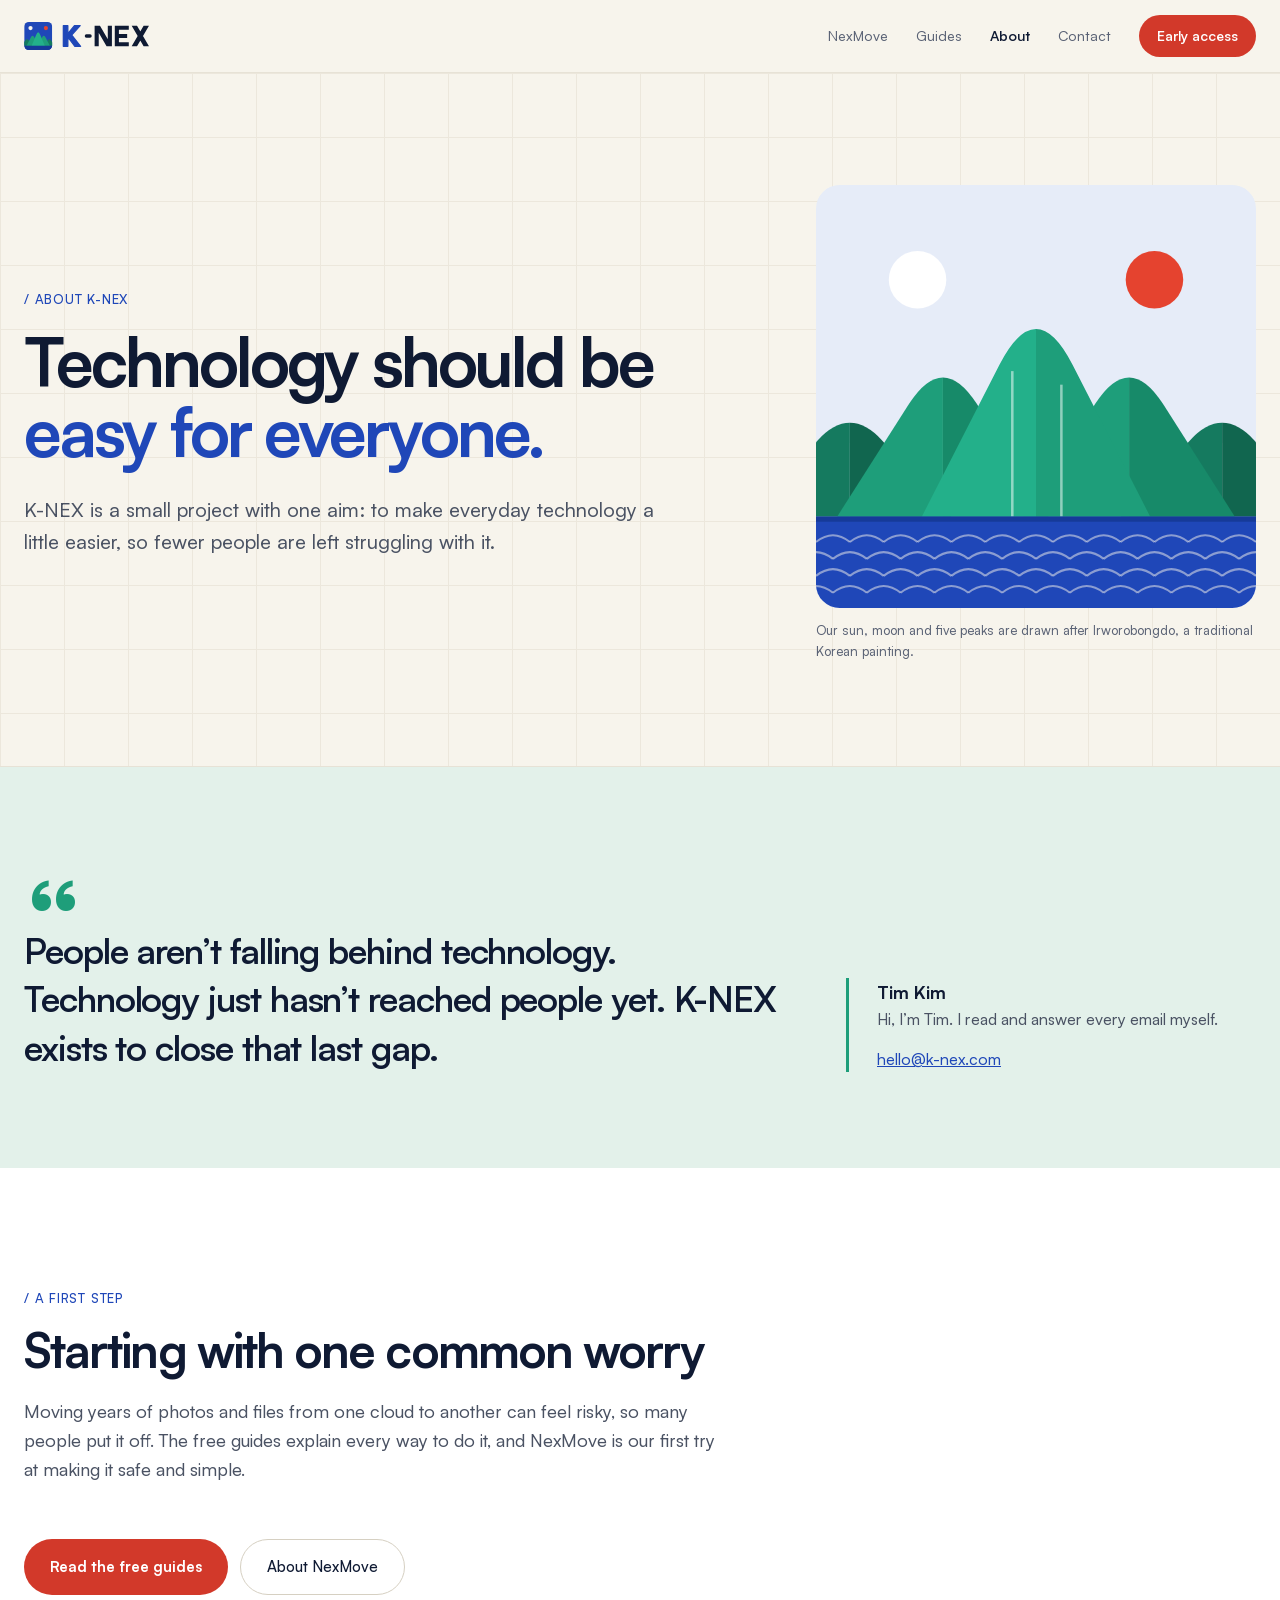
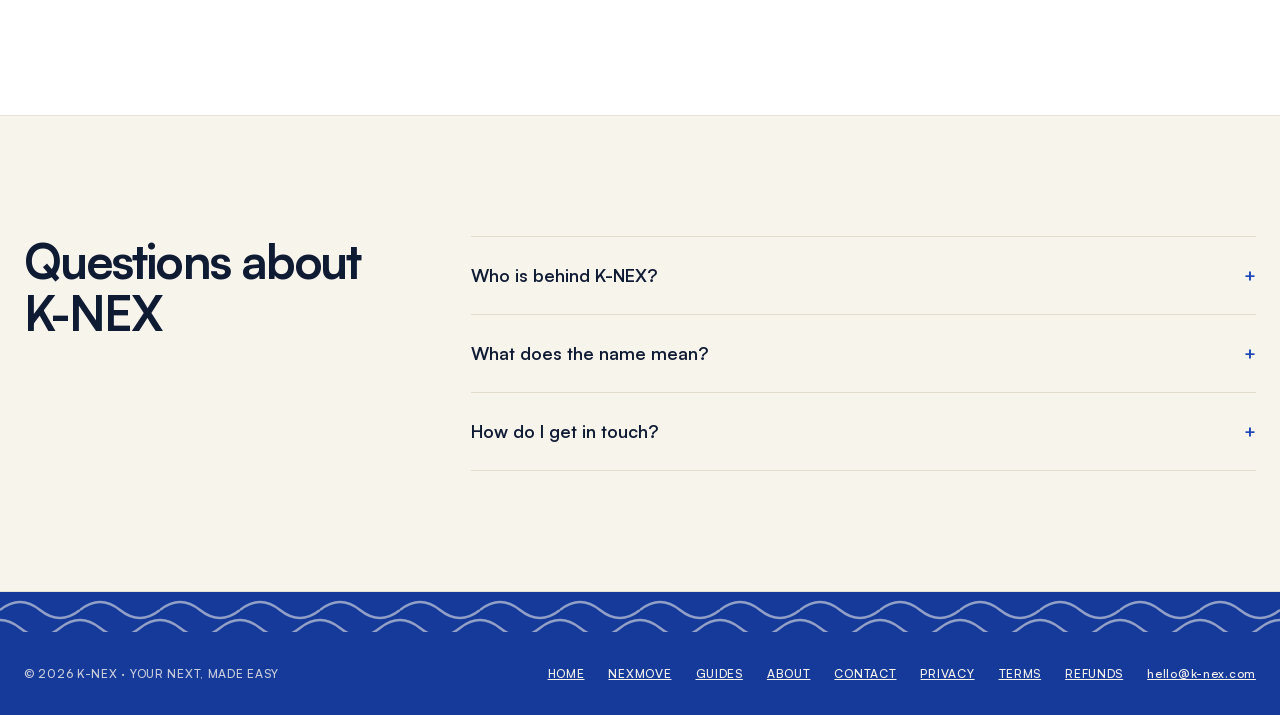
<file: about/index.html>
<!doctype html>
<html lang="en">
<head>
<meta charset="utf-8">
<meta name="viewport" content="width=device-width, initial-scale=1">
<title>About K-NEX</title>
<meta name="description" content="K-NEX is a small project with one aim: to make everyday technology a little easier for everyone, so fewer people are left behind.">
<link rel="canonical" href="https://k-nex.com/about/">
<meta property="og:type" content="website">
<meta property="og:title" content="About K-NEX">
<meta property="og:description" content="K-NEX is a small project with one aim: to make everyday technology a little easier for everyone, so fewer people are left behind.">
<meta property="og:url" content="https://k-nex.com/about/">
<meta name="theme-color" content="#F7F4EC">
<meta name="color-scheme" content="only light">
<link rel="icon" href="/favicon.ico" sizes="32x32">
<link rel="icon" href="/favicon.svg" type="image/svg+xml">
<link rel="apple-touch-icon" href="/apple-touch-icon.png">
<link rel="preload" href="/fonts/Satoshi-Variable.woff2" as="font" type="font/woff2" crossorigin>
<link rel="stylesheet" href="/page.css">
<script type="application/ld+json">
{
  "@context": "https://schema.org",
  "@type": "AboutPage",
  "url": "https://k-nex.com/about/",
  "name": "About K-NEX",
  "about": {
    "@id": "https://k-nex.com/#org"
  }
}
</script>
</head>
<body>
<header>
  <div class="wrap bar">
    <a class="logo" href="/" aria-label="K-NEX home"><svg viewBox="0 0 610 136" width="126" height="28" aria-hidden="true" focusable="false"><g transform="scale(1.1333)"><defs><clipPath id="kxh"><rect width="120" height="120" rx="20"/></clipPath></defs><g clip-path="url(#kxh)"><rect width="120" height="120" fill="#1F47B8"/><circle cx="27" cy="26" r="9" fill="#F7F4EC"/><circle cx="93" cy="26" r="9" fill="#E5432F"/><path d="M-14 102L3.68 80.24Q12 68 20.32 80.24L38 102Z" fill="#157A5F"/><path d="M82 102L99.68 80.24Q108 68 116.32 80.24L134 102Z" fill="#157A5F"/><path d="M10 102L27.68 68Q36 50 44.32 68L62 102Z" fill="#1E9E7A"/><path d="M58 102L75.68 68Q84 50 92.32 68L110 102Z" fill="#1E9E7A"/><path d="M32 102L51.04 55.76Q60 32 68.96 55.76L88 102Z" fill="#23B08A"/><rect y="102" width="120" height="18" fill="#163A99"/></g></g><g transform="translate(190 18)"><path fill="#1F47B8" stroke="#1F47B8" stroke-width="6" stroke-linejoin="round" d="M0 0H22V100H0Z M22 38L54 0H82L22 66Z M40 44L84 100H56L26 60Z"/><rect x="104" y="42" width="34" height="16" rx="8" fill="currentColor"/><path fill="currentColor" transform="translate(-20 0)" d="M172 0H192V100H172Z M236 0H256V100H236Z M172 0H198L256 100H230Z M270 0H290V100H270Z M270 0H338V20H270Z M270 40H330V60H270Z M270 80H338V100H270Z M352 0H378L436 100H410Z M410 0H436L378 100H352Z"/></g></svg></a>
    <nav class="nav" aria-label="Main">
      <a href="/nexmove/" class="hide-sm">NexMove</a>
      <a href="/guides/" class="hide-sm">Guides</a>
      <a href="/about/" class="hide-sm" aria-current="page">About</a>
      <a href="/contact/" class="hide-sm">Contact</a>
      <details class="m-menu"><summary aria-label="Menu"><svg width="18" height="14" viewBox="0 0 18 14" aria-hidden="true"><path d="M1 1h16M1 7h16M1 13h16" stroke="currentColor" stroke-width="2" stroke-linecap="round"/></svg></summary><nav aria-label="Menu"><a href="/nexmove/">NexMove</a><a href="/guides/">Guides</a><a href="/about/" aria-current="page">About</a><a href="/contact/">Contact</a><a href="/#early">Early access</a></nav></details>
      <a href="/#early" class="pill">Early access</a>
    </nav>
  </div>
</header>

<main>
  <section class="hero">
    <div class="wrap about-hero">
      <div>
        <p class="kicker">/ ABOUT K-NEX</p>
        <h1 style="font-size: clamp(44px, 7vw, 68px)">Technology should be <em>easy for everyone.</em></h1>
        <p class="lead" style="margin-bottom: 0">K-NEX is a small project with one aim: to make everyday technology a little easier, so fewer people are left struggling with it.</p>
      </div>
      <figure class="about-art">
        <img src="/img/hero-bg.svg" width="520" height="500" alt="A sun, a moon and five peaks above the sea">
        <figcaption>Our sun, moon and five peaks are drawn after Irworobongdo, a traditional Korean painting.</figcaption>
      </figure>
    </div>
  </section>

  <section class="founder" id="founder">
    <h2 class="sr">Who makes K-NEX</h2>
    <div class="wrap">
      <p class="quote">People aren’t falling behind technology. Technology just hasn’t reached people yet. K-NEX exists to close that last gap.</p>
      <div class="who">
        <p class="name">Tim Kim</p>
        <p>Hi, I’m Tim. I read and answer every email myself.</p>
        <p style="margin: 0"><a href="mailto:hello@k-nex.com">hello@k-nex.com</a></p>
      </div>
    </div>
  </section>

  <section class="block alt">
    <div class="wrap">
      <p class="kicker">/ A FIRST STEP</p>
      <h2>Starting with one common worry</h2>
      <p class="intro">Moving years of photos and files from one cloud to another can feel risky, so many people put it off. The free guides explain every way to do it, and NexMove is our first try at making it safe and simple.</p>
      <div class="actions">
        <a class="btn" href="/guides/">Read the free guides</a>
        <a class="btn ghost" href="/nexmove/">About NexMove</a>
      </div>
    </div>
  </section>

  <section class="block">
    <div class="wrap split">
      <h2>Questions about K-NEX</h2>
      <div class="faq">
        <details><summary>Who is behind K-NEX?</summary><p>K-NEX is a small project by Tim Kim. When you email, Tim reads it and replies.</p></details>
        <details><summary>What does the name mean?</summary><p>The NEX in K-NEX stands for “next”. Your next step with technology should feel easy, not like something to put off.</p></details>
        <details><summary>How do I get in touch?</summary><p>Use the <a href="/contact/">contact form</a>, or email <a href="mailto:hello@k-nex.com">hello@k-nex.com</a>.</p></details>
      </div>
    </div>
  </section>
</main>

<footer>
  <div class="wrap">
    <span>© 2026 K-NEX · YOUR NEXT, MADE EASY</span>
    <nav aria-label="Footer">
      <a href="/">HOME</a>
      <a href="/nexmove/">NEXMOVE</a>
      <a href="/guides/">GUIDES</a>
      <a href="/about/">ABOUT</a>
      <a href="/contact/">CONTACT</a>
      <a href="/privacy.html">PRIVACY</a>
      <a href="/terms.html">TERMS</a>
      <a href="/refund.html">REFUNDS</a>
      <a href="mailto:hello@k-nex.com">hello@k-nex.com</a>
    </nav>
  </div>
</footer>
</body>
</html>
</file>
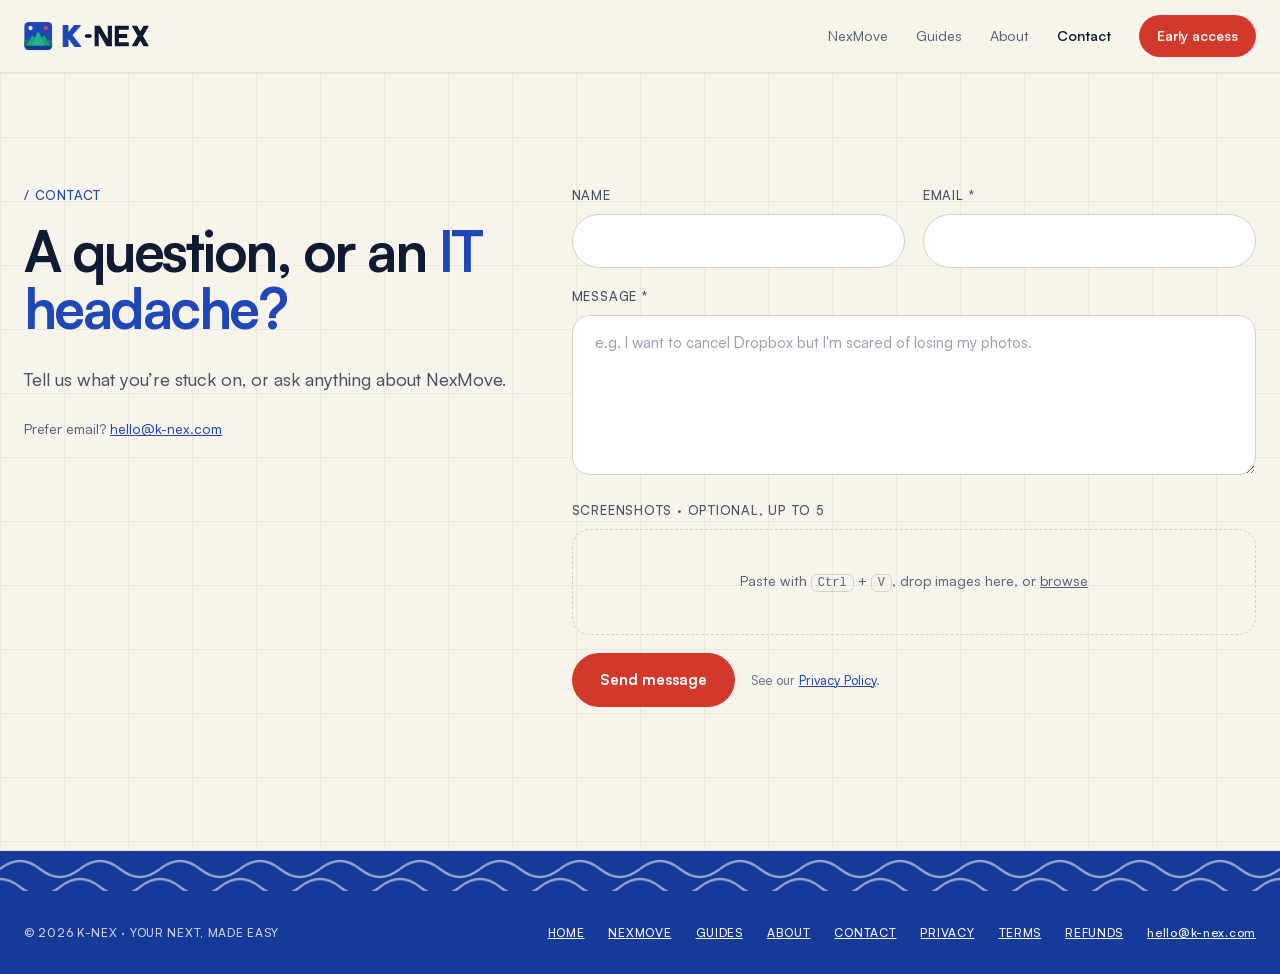
<file: contact/index.html>
<!doctype html>
<html lang="en">
<head>
<meta charset="utf-8">
<meta name="viewport" content="width=device-width, initial-scale=1">
<title>Contact K-NEX — ask a question or tell us your IT headache</title>
<meta name="description" content="Ask about NexMove or tell us what you’re stuck on.">
<link rel="canonical" href="https://k-nex.com/contact/">
<meta property="og:type" content="website">
<meta property="og:title" content="Contact K-NEX — ask a question or tell us your IT headache">
<meta property="og:description" content="Ask about NexMove or tell us what you’re stuck on.">
<meta property="og:url" content="https://k-nex.com/contact/">
<meta name="theme-color" content="#F7F4EC">
<meta name="color-scheme" content="only light">
<link rel="icon" href="/favicon.ico" sizes="32x32">
<link rel="icon" href="/favicon.svg" type="image/svg+xml">
<link rel="apple-touch-icon" href="/apple-touch-icon.png">
<link rel="preload" href="/fonts/Satoshi-Variable.woff2" as="font" type="font/woff2" crossorigin>
<link rel="stylesheet" href="/page.css">
<script type="application/ld+json">
{
  "@context": "https://schema.org",
  "@type": "ContactPage",
  "url": "https://k-nex.com/contact/",
  "name": "Contact K-NEX",
  "about": {
    "@id": "https://k-nex.com/#org"
  }
}
</script>
</head>
<body>
<header>
  <div class="wrap bar">
    <a class="logo" href="/" aria-label="K-NEX home"><svg viewBox="0 0 610 136" width="126" height="28" aria-hidden="true" focusable="false"><g transform="scale(1.1333)"><defs><clipPath id="kxh"><rect width="120" height="120" rx="20"/></clipPath></defs><g clip-path="url(#kxh)"><rect width="120" height="120" fill="#1F47B8"/><circle cx="27" cy="26" r="9" fill="#F7F4EC"/><circle cx="93" cy="26" r="9" fill="#E5432F"/><path d="M-14 102L3.68 80.24Q12 68 20.32 80.24L38 102Z" fill="#157A5F"/><path d="M82 102L99.68 80.24Q108 68 116.32 80.24L134 102Z" fill="#157A5F"/><path d="M10 102L27.68 68Q36 50 44.32 68L62 102Z" fill="#1E9E7A"/><path d="M58 102L75.68 68Q84 50 92.32 68L110 102Z" fill="#1E9E7A"/><path d="M32 102L51.04 55.76Q60 32 68.96 55.76L88 102Z" fill="#23B08A"/><rect y="102" width="120" height="18" fill="#163A99"/></g></g><g transform="translate(190 18)"><path fill="#1F47B8" stroke="#1F47B8" stroke-width="6" stroke-linejoin="round" d="M0 0H22V100H0Z M22 38L54 0H82L22 66Z M40 44L84 100H56L26 60Z"/><rect x="104" y="42" width="34" height="16" rx="8" fill="currentColor"/><path fill="currentColor" transform="translate(-20 0)" d="M172 0H192V100H172Z M236 0H256V100H236Z M172 0H198L256 100H230Z M270 0H290V100H270Z M270 0H338V20H270Z M270 40H330V60H270Z M270 80H338V100H270Z M352 0H378L436 100H410Z M410 0H436L378 100H352Z"/></g></svg></a>
    <nav class="nav" aria-label="Main">
      <a href="/nexmove/" class="hide-sm">NexMove</a>
      <a href="/guides/" class="hide-sm">Guides</a>
      <a href="/about/" class="hide-sm">About</a>
      <a href="/contact/" class="hide-sm" aria-current="page">Contact</a>
      <details class="m-menu"><summary aria-label="Menu"><svg width="18" height="14" viewBox="0 0 18 14" aria-hidden="true"><path d="M1 1h16M1 7h16M1 13h16" stroke="currentColor" stroke-width="2" stroke-linecap="round"/></svg></summary><nav aria-label="Menu"><a href="/nexmove/">NexMove</a><a href="/guides/">Guides</a><a href="/about/">About</a><a href="/contact/" aria-current="page">Contact</a><a href="/#early">Early access</a></nav></details>
      <a href="/#early" class="pill">Early access</a>
    </nav>
  </div>
</header>

<main>
  <section class="hero">
    <div class="wrap split" style="align-items: flex-start">
      <div>
        <p class="kicker">/ CONTACT</p>
        <h1 style="font-size: clamp(40px, 7vw, 56px)">A question, or an <em>IT headache?</em></h1>
        <p class="lead" style="margin-bottom: 24px; font-size: 18px">Tell us what you’re stuck on, or ask anything about NexMove.</p>
        <p class="mono muted" style="margin: 0; font-size: 14px">Prefer email? <a href="mailto:hello@k-nex.com">hello@k-nex.com</a></p>
      </div>
      <form data-kind="contact" novalidate style="flex: 1.2 1 440px; min-width: 0; display: flex; flex-direction: column; gap: 18px">
        <div style="display: flex; flex-wrap: wrap; gap: 18px">
          <div style="flex: 1 1 200px; min-width: 0">
            <label class="knex-label" for="contact-name">NAME</label>
            <input id="contact-name" class="knex-input" name="name" type="text" autocomplete="name" style="width: 100%">
          </div>
          <div style="flex: 1 1 200px; min-width: 0">
            <label class="knex-label" for="contact-email">EMAIL *</label>
            <input id="contact-email" class="knex-input" name="email" type="email" required autocomplete="email" style="width: 100%">
          </div>
        </div>
        <div>
          <label class="knex-label" for="contact-message">MESSAGE *</label>
          <textarea id="contact-message" class="knex-input" name="message" required maxlength="5000" style="width: 100%" placeholder="e.g. I want to cancel Dropbox but I'm scared of losing my photos."></textarea>
        </div>
        <div>
          <span class="knex-label">SCREENSHOTS <span style="color: #4A5263">· OPTIONAL, UP TO 5</span></span>
          <label class="knex-drop" for="contact-files">
            <input id="contact-files" class="sr" type="file" accept="image/png,image/jpeg,image/webp,image/gif" multiple>
            <span class="desk-only">Paste with <kbd>Ctrl</kbd> + <kbd>V</kbd>, drop images here, or <u>browse</u></span><span class="phone-only">Tap to add screenshots</span>
          </label>
          <ul class="knex-thumbs" aria-label="Attached screenshots"></ul>
        </div>
        <input class="hp" name="_gotcha" type="text" tabindex="-1" autocomplete="off" aria-hidden="true">
        <div style="display: flex; flex-wrap: wrap; gap: 16px; align-items: center">
          <button class="knex-btn" type="submit">Send message</button>
          <span style="font-size: 13px; color: #6E7586">See our <a href="privacy.html">Privacy Policy</a>.</span>
        </div>
        <p class="knex-status" role="status" aria-live="polite" style="margin: 0"></p>
      </form>
    </div>
  </section>
</main>

<footer>
  <div class="wrap">
    <span>© 2026 K-NEX · YOUR NEXT, MADE EASY</span>
    <nav aria-label="Footer">
      <a href="/">HOME</a>
      <a href="/nexmove/">NEXMOVE</a>
      <a href="/guides/">GUIDES</a>
      <a href="/about/">ABOUT</a>
      <a href="/contact/">CONTACT</a>
      <a href="/privacy.html">PRIVACY</a>
      <a href="/terms.html">TERMS</a>
      <a href="/refund.html">REFUNDS</a>
      <a href="mailto:hello@k-nex.com">hello@k-nex.com</a>
    </nav>
  </div>
</footer>
<script>
// Google Apps Script web app (apps-script/Code.gs) that receives the form.
const FORM_ENDPOINT = "https://script.google.com/macros/s/AKfycbxBll4z7N6UnZTaHdrv1axAH2No23ykzTjvPmWX57CXaaP3m_xE3NWouUgUg0dIaM3nPg/exec";
const CONTACT_EMAIL = "hello@k-nex.com";

// Screenshot attachments: paste, drop or browse; large images are shrunk before upload.
const MAX_FILES = 5;
const KEEP_BYTES = 1.5 * 1024 * 1024;
const MAX_SIDE = 2000;
const contact = document.querySelector("form[data-kind=contact]");
const drop = contact.querySelector(".knex-drop");
const picker = contact.querySelector("#contact-files");
const thumbs = contact.querySelector(".knex-thumbs");
const attachments = [];

const readBase64 = (blob) => new Promise((resolve, reject) => {
  const reader = new FileReader();
  reader.onload = () => resolve(reader.result.split(",")[1]);
  reader.onerror = reject;
  reader.readAsDataURL(blob);
});

async function shrink(file) {
  if (file.size <= KEEP_BYTES) return file;
  const bitmap = await createImageBitmap(file);
  const scale = Math.min(1, MAX_SIDE / Math.max(bitmap.width, bitmap.height));
  const canvas = document.createElement("canvas");
  canvas.width = Math.round(bitmap.width * scale);
  canvas.height = Math.round(bitmap.height * scale);
  canvas.getContext("2d").drawImage(bitmap, 0, 0, canvas.width, canvas.height);
  return new Promise((resolve) => canvas.toBlob(resolve, "image/jpeg", 0.85));
}

function renderThumbs() {
  thumbs.replaceChildren(...attachments.map((a, i) => {
    const li = document.createElement("li");
    const img = document.createElement("img");
    img.src = a.url;
    img.alt = `Screenshot ${i + 1}`;
    const remove = document.createElement("button");
    remove.type = "button";
    remove.textContent = "×";
    remove.setAttribute("aria-label", `Remove screenshot ${i + 1}`);
    remove.addEventListener("click", () => {
      URL.revokeObjectURL(a.url);
      attachments.splice(i, 1);
      renderThumbs();
    });
    li.append(img, remove);
    return li;
  }));
}

async function addFiles(files) {
  const status = contact.querySelector(".knex-status");
  const images = [...files].filter((f) => /^image\/(png|jpeg|webp|gif)$/.test(f.type));
  const room = MAX_FILES - attachments.length;
  status.textContent = images.length > room ? `You can attach up to ${MAX_FILES} screenshots.` : "";
  status.className = "knex-status" + (status.textContent ? " err" : "");
  for (const file of images.slice(0, Math.max(room, 0))) {
    try {
      const blob = await shrink(file);
      attachments.push({ blob, url: URL.createObjectURL(blob) });
    } catch {
      status.textContent = "One of the images couldn’t be read. Try a PNG or JPG.";
      status.className = "knex-status err";
    }
  }
  renderThumbs();
}

function clearAttachments() {
  attachments.forEach((a) => URL.revokeObjectURL(a.url));
  attachments.length = 0;
  renderThumbs();
}

picker.addEventListener("change", () => { addFiles(picker.files); picker.value = ""; });
contact.addEventListener("paste", (e) => {
  if (e.clipboardData.files.length) { e.preventDefault(); addFiles(e.clipboardData.files); }
});
drop.addEventListener("dragover", (e) => { e.preventDefault(); drop.classList.add("over"); });
drop.addEventListener("dragleave", () => drop.classList.remove("over"));
drop.addEventListener("drop", (e) => { e.preventDefault(); drop.classList.remove("over"); addFiles(e.dataTransfer.files); });

async function send() {
  const payload = {
    form: "contact",
    email: contact.elements.email.value,
    name: contact.elements.name.value,
    message: contact.elements.message.value,
    files: await Promise.all(attachments.map(async (a) => ({ type: a.blob.type, data: await readBase64(a.blob) }))),
  };
  // A plain-text body keeps this a simple CORS request, which Apps Script accepts.
  const res = await fetch(FORM_ENDPOINT, { method: "POST", body: JSON.stringify(payload) });
  const result = await res.json();
  if (!result.ok) throw new Error(result.error);
}

const status = contact.querySelector(".knex-status");
const button = contact.querySelector("button[type=submit]");
const label = button.textContent;
const say = (text, kind) => { status.textContent = text; status.className = "knex-status" + (kind ? " " + kind : ""); };

contact.addEventListener("input", (e) => e.target.removeAttribute("aria-invalid"));
contact.addEventListener("submit", async (e) => {
  e.preventDefault();
  const invalid = [...contact.elements].filter((el) => el.willValidate && !el.checkValidity());
  invalid.forEach((el) => el.setAttribute("aria-invalid", "true"));
  if (invalid.length) {
    say(invalid[0].type === "email" ? "Please enter a valid email address." : "Please fill in the required fields.", "err");
    invalid[0].focus();
    return;
  }
  if (contact.elements._gotcha.value) return;

  button.disabled = true;
  button.textContent = "Sending…";
  say("");
  try {
    await send();
    contact.reset();
    clearAttachments();
    say("Thanks. Your message is in. We’ll reply by email.", "ok");
  } catch {
    say(`Something went wrong. Please email ${CONTACT_EMAIL} instead.`, "err");
  } finally {
    button.disabled = false;
    button.textContent = label;
  }
});
</script>
</body>
</html>
</file>
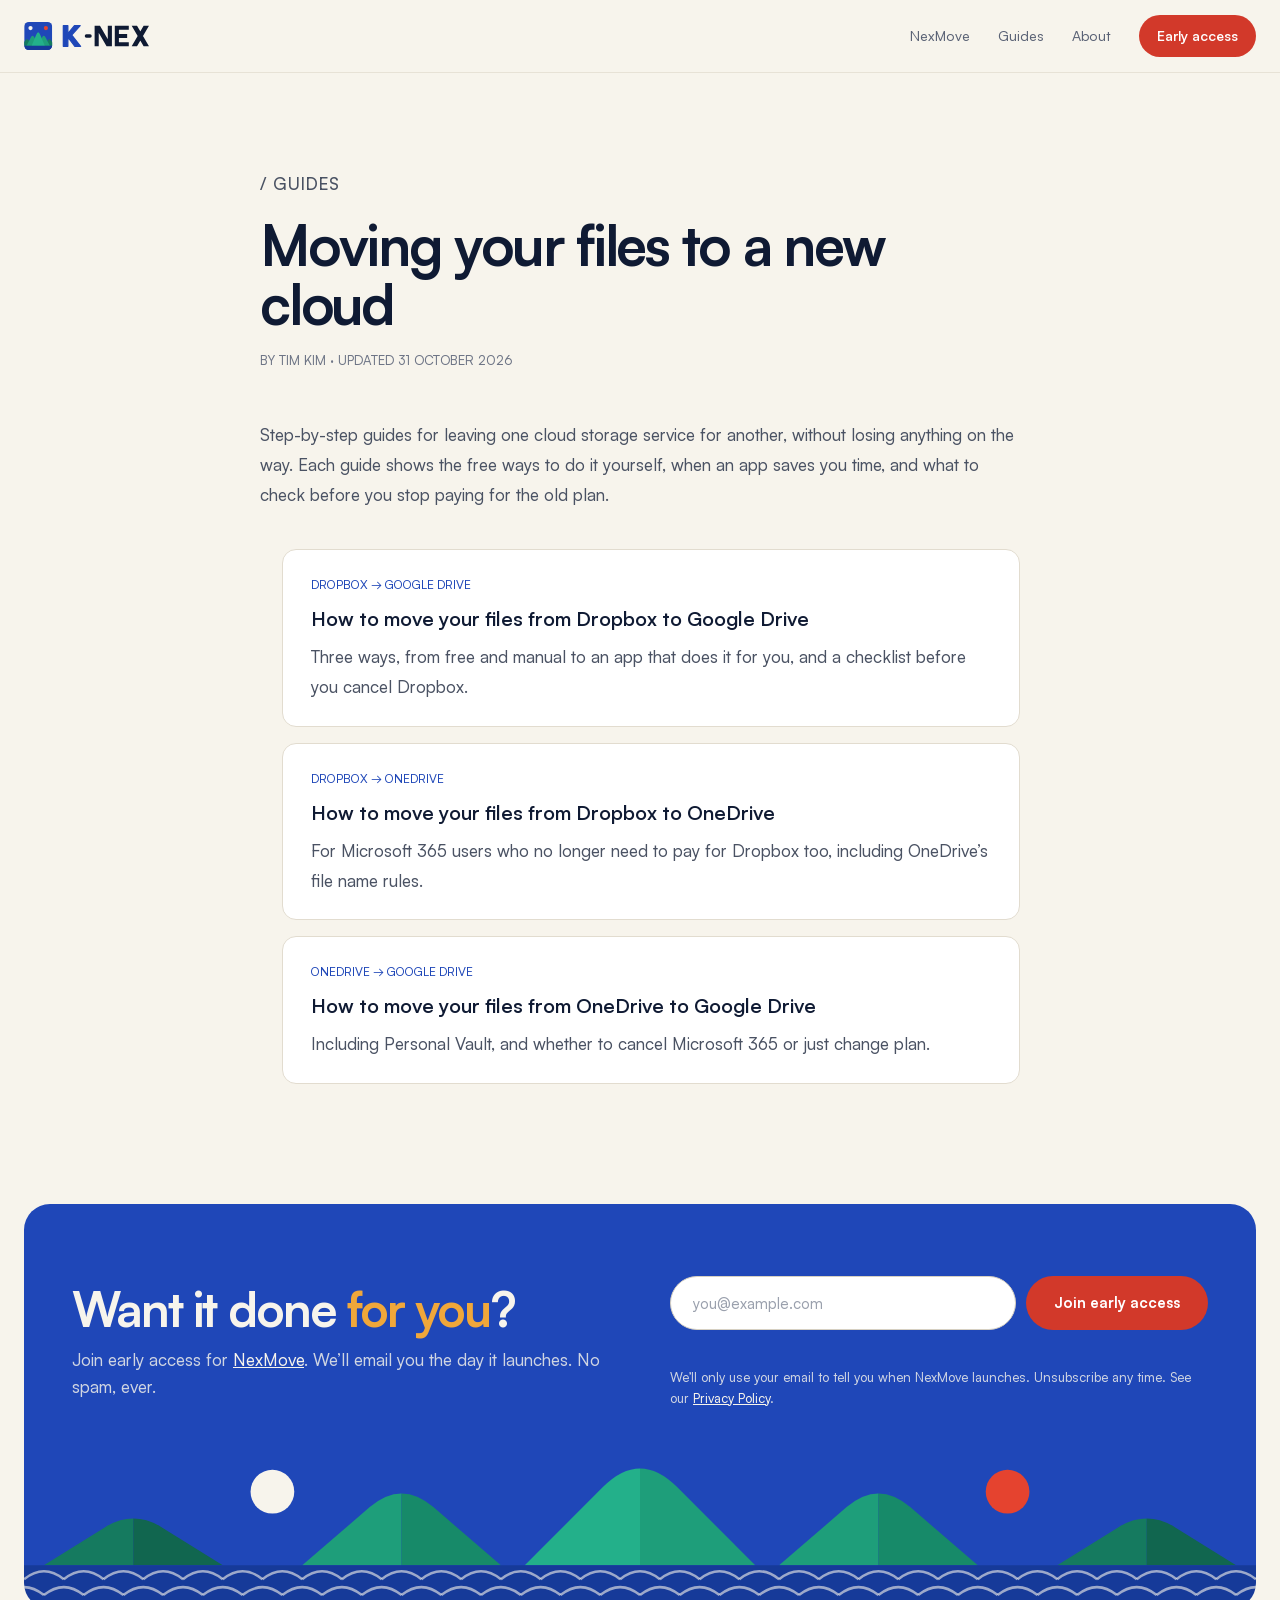
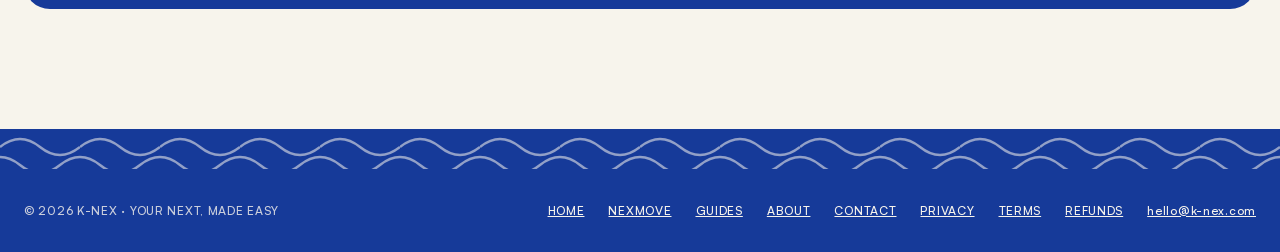
<file: guides/index.html>
<!doctype html>
<html lang="en">
<head>
<meta charset="utf-8">
<meta name="viewport" content="width=device-width, initial-scale=1">
<title>Guides: Moving Between Dropbox, OneDrive and Google Drive — K-NEX</title>
<meta name="description" content="Step-by-step guides to move your files from Dropbox to Google Drive, Dropbox to OneDrive, and OneDrive to Google Drive, and what to check before you cancel.">
<link rel="canonical" href="https://k-nex.com/guides/">
<meta property="og:type" content="website">
<meta property="og:title" content="Moving your files to a new cloud">
<meta property="og:description" content="Guides to move from Dropbox to Google Drive, Dropbox to OneDrive, and OneDrive to Google Drive.">
<meta property="og:url" content="https://k-nex.com/guides/">
<meta name="theme-color" content="#F7F4EC">
<meta name="color-scheme" content="only light">
<link rel="icon" href="/favicon.ico" sizes="32x32">
<link rel="icon" href="/favicon.svg" type="image/svg+xml">
<link rel="apple-touch-icon" href="/apple-touch-icon.png">
<link rel="preload" href="/fonts/Satoshi-Variable.woff2" as="font" type="font/woff2" crossorigin>
<link rel="stylesheet" href="/page.css">
<script type="application/ld+json">
{
  "@context": "https://schema.org",
  "@type": "CollectionPage",
  "headline": "Moving your files to a new cloud",
  "datePublished": "2026-10-31",
  "dateModified": "2026-10-31",
  "author": { "@type": "Person", "name": "Tim Kim", "url": "https://k-nex.com/" },
  "publisher": { "@type": "Organization", "name": "K-NEX", "url": "https://k-nex.com/" },
  "mainEntityOfPage": "https://k-nex.com/guides/"
}
</script>
</head>
<body>

<header>
  <div class="wrap bar">
    <a class="logo" href="/" aria-label="K-NEX home"><svg viewBox="0 0 610 136" width="126" height="28" aria-hidden="true" focusable="false"><g transform="scale(1.1333)"><defs><clipPath id="kxh"><rect width="120" height="120" rx="20"/></clipPath></defs><g clip-path="url(#kxh)"><rect width="120" height="120" fill="#1F47B8"/><circle cx="27" cy="26" r="9" fill="#F7F4EC"/><circle cx="93" cy="26" r="9" fill="#E5432F"/><path d="M-14 102L3.68 80.24Q12 68 20.32 80.24L38 102Z" fill="#157A5F"/><path d="M82 102L99.68 80.24Q108 68 116.32 80.24L134 102Z" fill="#157A5F"/><path d="M10 102L27.68 68Q36 50 44.32 68L62 102Z" fill="#1E9E7A"/><path d="M58 102L75.68 68Q84 50 92.32 68L110 102Z" fill="#1E9E7A"/><path d="M32 102L51.04 55.76Q60 32 68.96 55.76L88 102Z" fill="#23B08A"/><rect y="102" width="120" height="18" fill="#163A99"/></g></g><g transform="translate(190 18)"><path fill="#1F47B8" stroke="#1F47B8" stroke-width="6" stroke-linejoin="round" d="M0 0H22V100H0Z M22 38L54 0H82L22 66Z M40 44L84 100H56L26 60Z"/><rect x="104" y="42" width="34" height="16" rx="8" fill="currentColor"/><path fill="currentColor" transform="translate(-20 0)" d="M172 0H192V100H172Z M236 0H256V100H236Z M172 0H198L256 100H230Z M270 0H290V100H270Z M270 0H338V20H270Z M270 40H330V60H270Z M270 80H338V100H270Z M352 0H378L436 100H410Z M410 0H436L378 100H352Z"/></g></svg></a>
    <nav class="nav" aria-label="Main">
      <a href="/nexmove/">NexMove</a>
      <a href="/guides/" class="hide-sm">Guides</a>
      <a href="/about/" class="hide-sm">About</a>
      <a href="#early" class="pill">Early access</a>
    </nav>
  </div>
</header>

<main>
  <article class="article">
    <p class="kicker">/ GUIDES</p>
    <h1>Moving your files to a new cloud</h1>
    <p class="meta">BY TIM KIM · UPDATED 31 OCTOBER 2026</p>

    <p>Step-by-step guides for leaving one cloud storage service for another, without losing anything on the way. Each guide shows the free ways to do it yourself, when an app saves you time, and what to check before you stop paying for the old plan.</p>

    <ul class="guide-list">
      <li><a href="/guides/move-dropbox-to-google-drive/"><span class="mono">DROPBOX → GOOGLE DRIVE</span><b>How to move your files from Dropbox to Google Drive</b><span>Three ways, from free and manual to an app that does it for you, and a checklist before you cancel Dropbox.</span></a></li>
      <li><a href="/guides/move-dropbox-to-onedrive/"><span class="mono">DROPBOX → ONEDRIVE</span><b>How to move your files from Dropbox to OneDrive</b><span>For Microsoft 365 users who no longer need to pay for Dropbox too, including OneDrive’s file name rules.</span></a></li>
      <li><a href="/guides/move-onedrive-to-google-drive/"><span class="mono">ONEDRIVE → GOOGLE DRIVE</span><b>How to move your files from OneDrive to Google Drive</b><span>Including Personal Vault, and whether to cancel Microsoft 365 or just change plan.</span></a></li>
    </ul>
  </article>

  <div class="wrap">
    <section id="early" class="cta">
      <div>
        <h2>Want it done <em>for you</em>?</h2>
        <p class="muted" style="margin:0;font-size:17px">Join early access for <a href="/nexmove/">NexMove</a>. We’ll email you the day it launches. No spam, ever.</p>
      </div>
      <form data-kind="early-access" data-source="guides" novalidate>
        <div class="row">
          <label for="early-email" class="sr">Email address</label>
          <input id="early-email" class="knex-input" name="email" type="email" required autocomplete="email" placeholder="you@example.com">
          <input class="hp" name="_gotcha" type="text" tabindex="-1" autocomplete="off" aria-hidden="true">
          <button class="knex-btn" type="submit">Join early access</button>
        </div>
        <p class="knex-status" role="status" aria-live="polite"></p>
        <p class="fine">We’ll only use your email to tell you when NexMove launches. Unsubscribe any time. See our <a href="/privacy.html">Privacy Policy</a>.</p>
      </form>
    </section>
  </div>
</main>

<footer>
  <div class="wrap">
    <span>© 2026 K-NEX · YOUR NEXT, MADE EASY</span>
    <nav aria-label="Footer">
      <a href="/">HOME</a>
      <a href="/nexmove/">NEXMOVE</a>
      <a href="/guides/">GUIDES</a>
      <a href="/about/">ABOUT</a>
      <a href="/contact/">CONTACT</a>
      <a href="/privacy.html">PRIVACY</a>
      <a href="/terms.html">TERMS</a>
      <a href="/refund.html">REFUNDS</a>
      <a href="mailto:hello@k-nex.com">hello@k-nex.com</a>
    </nav>
  </div>
</footer>
<script src="/early-access.js"></script>
</body>
</html>
</file>
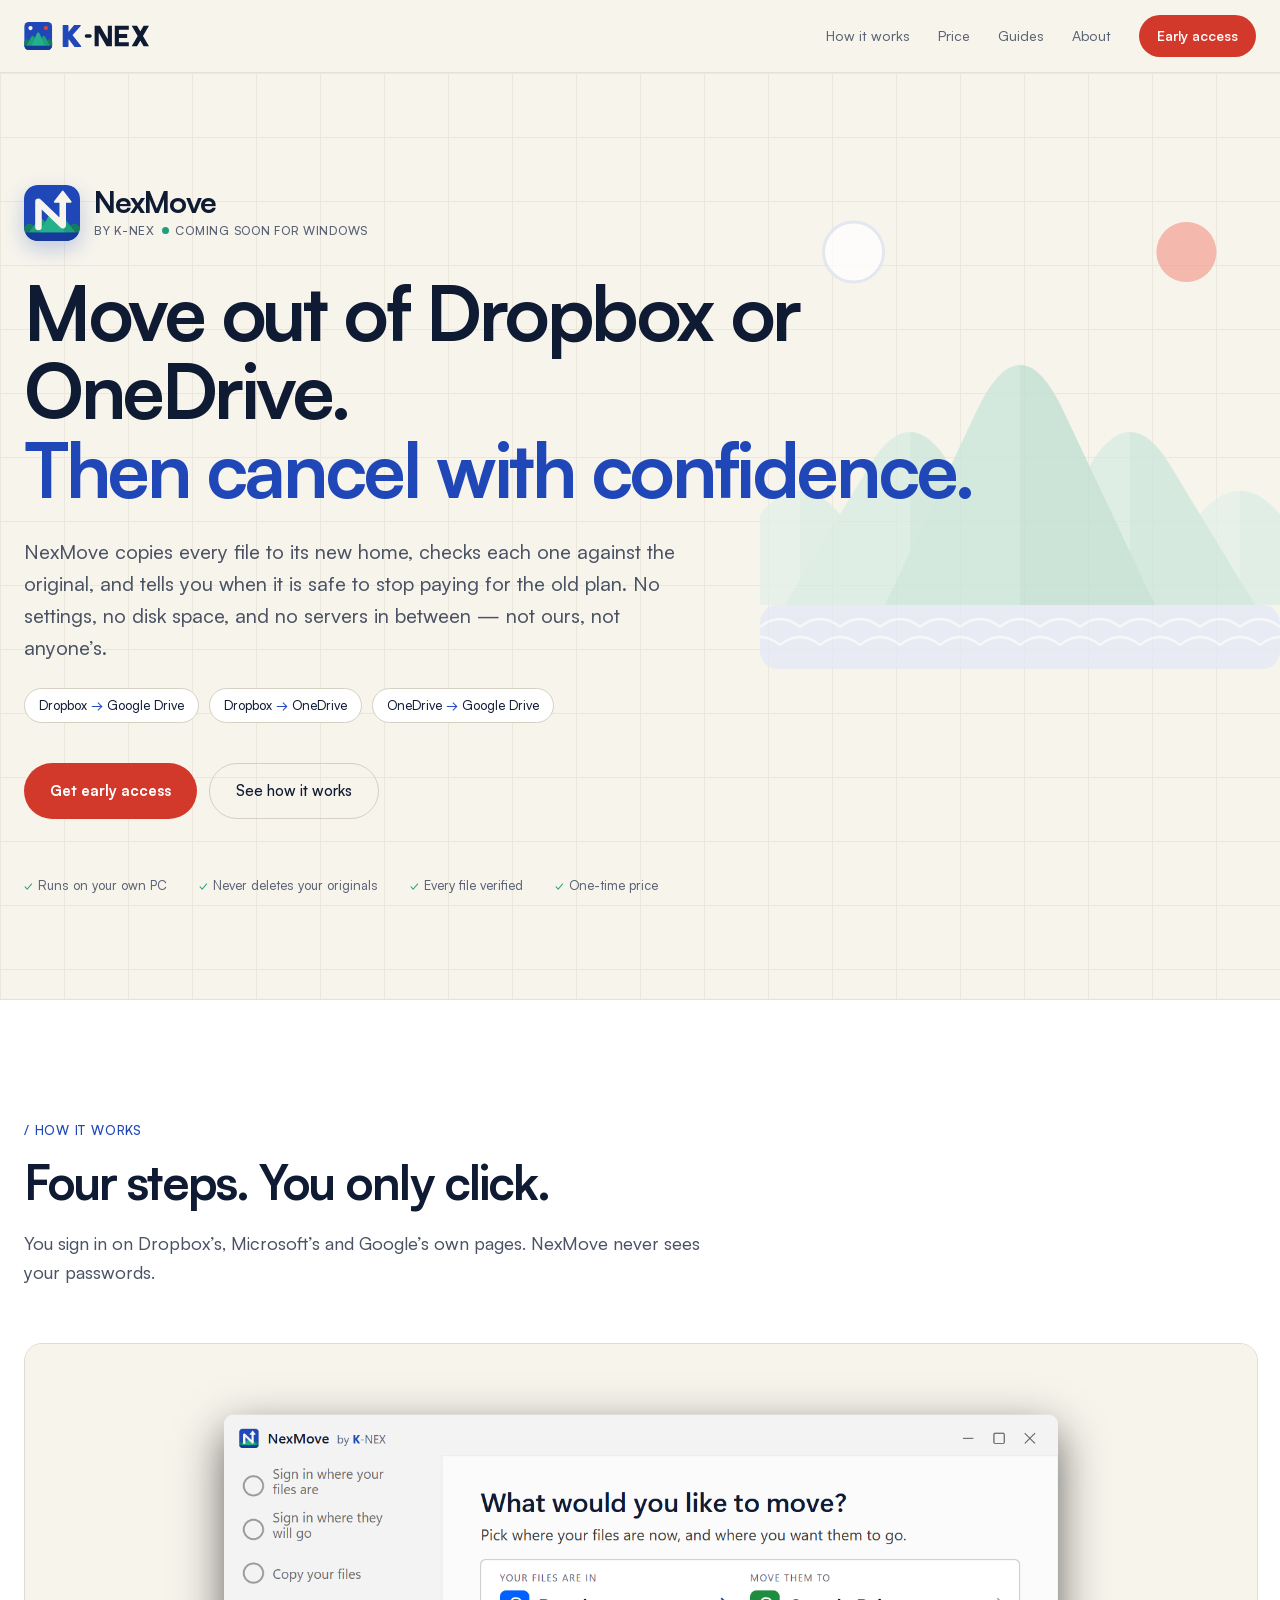
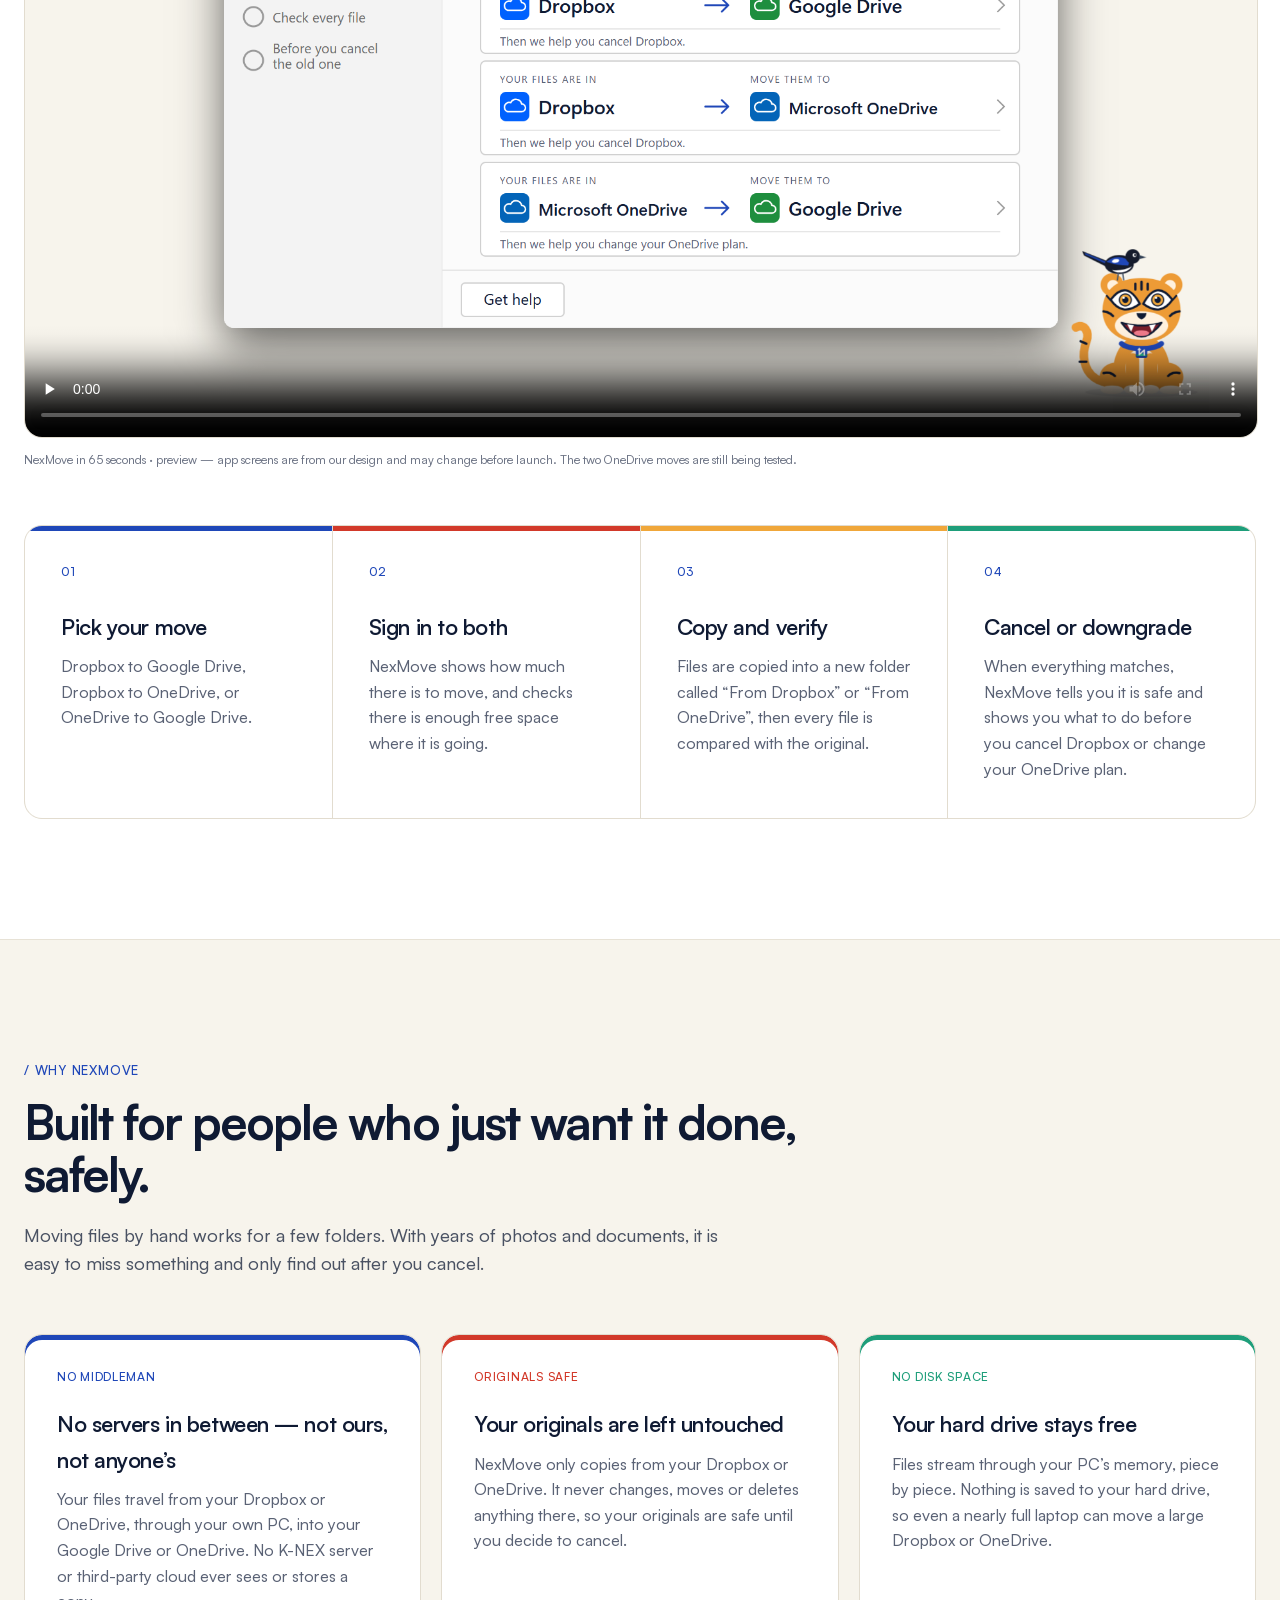
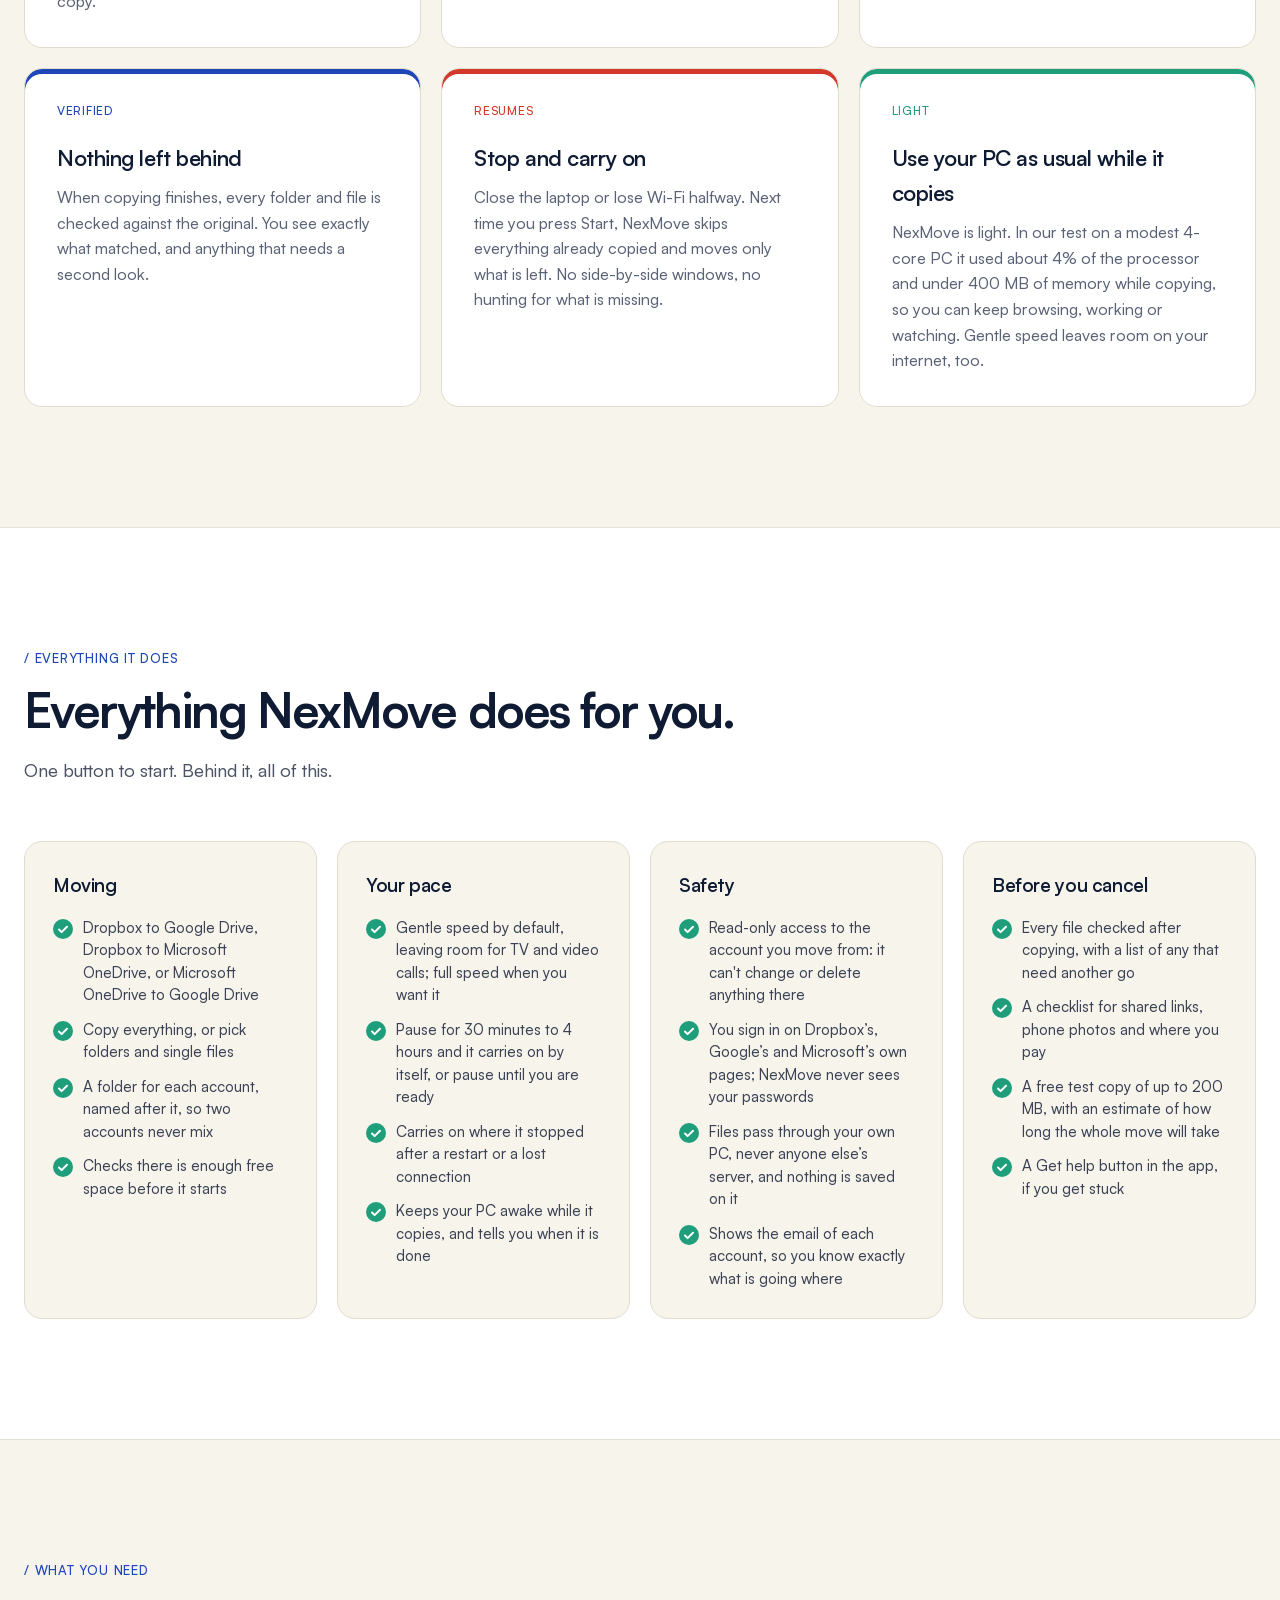
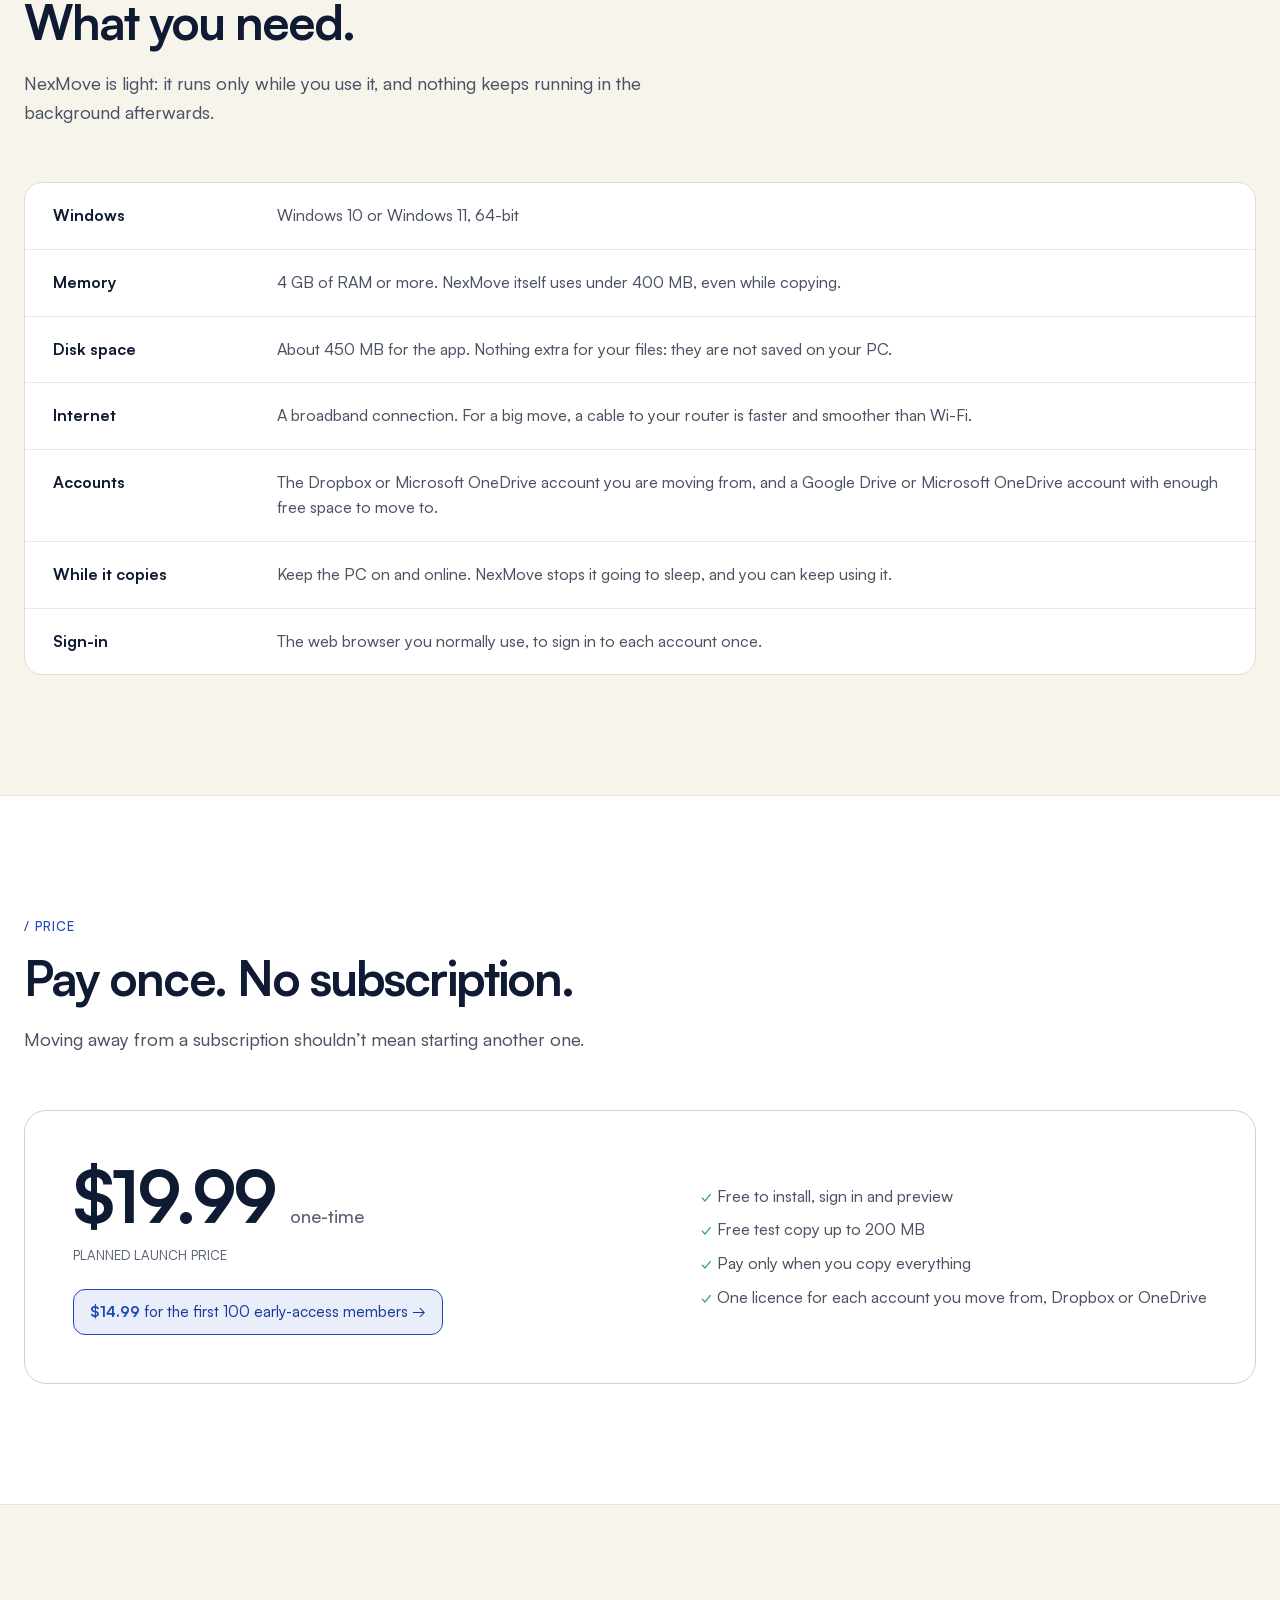
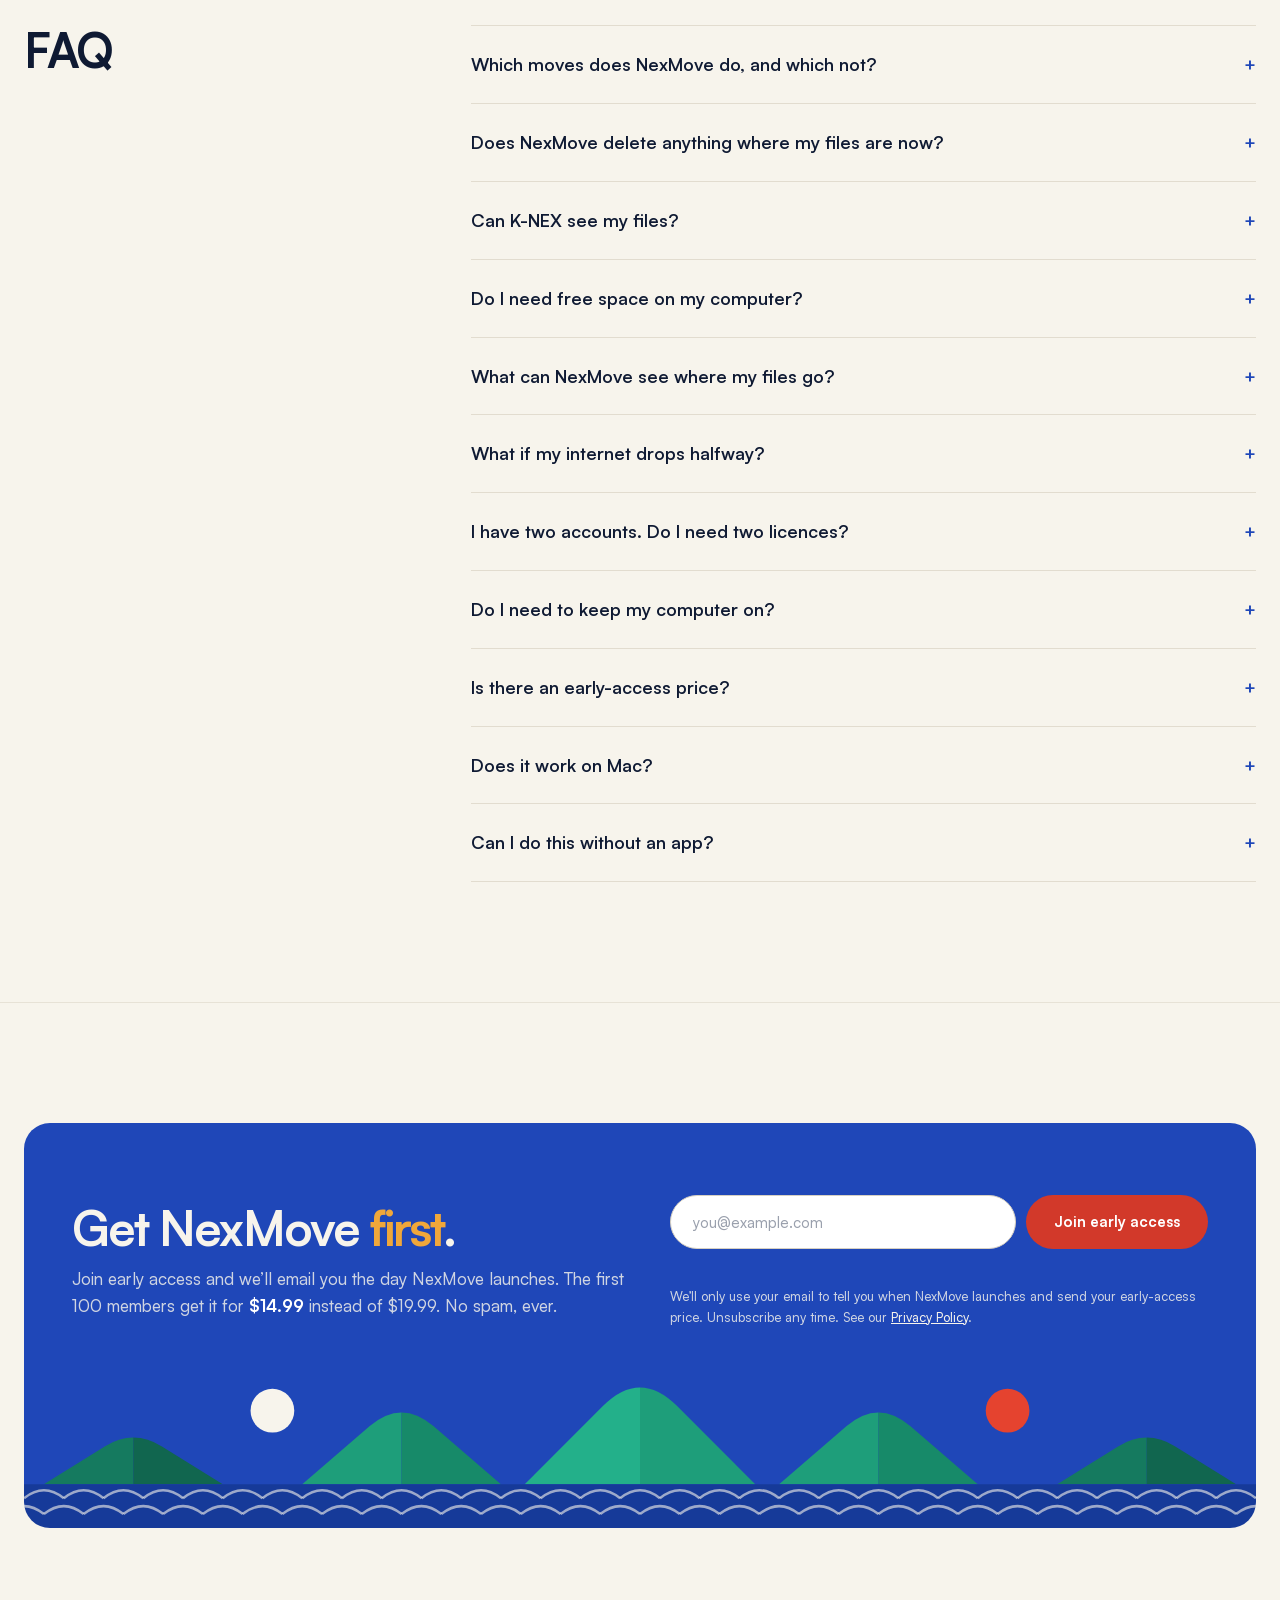
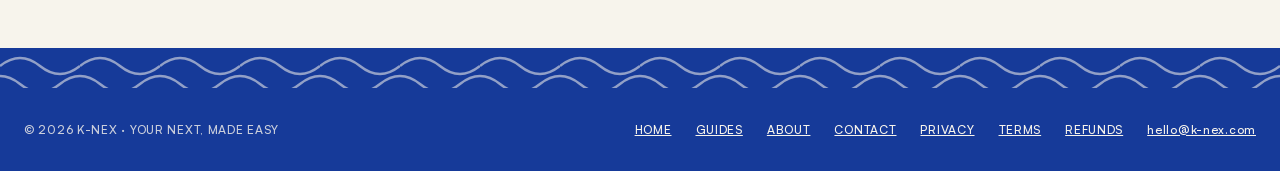
<file: nexmove/index.html>
<!doctype html>
<html lang="en">
<head>
<meta charset="utf-8">
<meta name="viewport" content="width=device-width, initial-scale=1">
<title>NexMove — Move Dropbox or OneDrive to Google Drive or OneDrive</title>
<meta name="description" content="NexMove by K-NEX copies all your files from Dropbox to Google Drive, Dropbox to OneDrive, or OneDrive to Google Drive on your own Windows PC, with no servers in between and no disk space needed. It checks every file and tells you when it is safe to cancel. One-time price, no subscription.">
<link rel="canonical" href="https://k-nex.com/nexmove/">
<meta property="og:type" content="website">
<meta property="og:title" content="NexMove — Move Dropbox or OneDrive, then cancel with confidence">
<meta property="og:description" content="Dropbox to Google Drive, Dropbox to OneDrive, or OneDrive to Google Drive. Copy everything, verify every file, then cancel without worrying.">
<meta property="og:url" content="https://k-nex.com/nexmove/">
<meta name="theme-color" content="#F7F4EC">
<meta name="color-scheme" content="only light">
<link rel="icon" href="/favicon.ico" sizes="32x32">
<link rel="icon" href="/favicon.svg" type="image/svg+xml">
<link rel="apple-touch-icon" href="/apple-touch-icon.png">
<link rel="preload" href="/fonts/Satoshi-Variable.woff2" as="font" type="font/woff2" crossorigin>
<link rel="stylesheet" href="/page.css">
<script type="application/ld+json">
{
  "@context": "https://schema.org",
  "@type": "SoftwareApplication",
  "name": "NexMove",
  "alternateName": "NexMove by K-NEX",
  "url": "https://k-nex.com/nexmove/",
  "description": "A Windows desktop app that copies your files from Dropbox to Google Drive, Dropbox to OneDrive, or OneDrive to Google Drive on your own computer, verifies every file, and helps you cancel the old plan safely.",
  "featureList": ["Dropbox to Google Drive", "Dropbox to OneDrive", "OneDrive to Google Drive", "Every file verified", "No servers in between", "No disk space needed", "Resumes where it stopped", "Gentle or full speed", "Pause and carry on by itself", "Read-only access to the account you move from", "Checklist before you cancel"],
  "applicationCategory": "UtilitiesApplication",
  "operatingSystem": "Windows 10, Windows 11 (64-bit)",
  "memoryRequirements": "4 GB RAM",
  "storageRequirements": "450 MB",
  "publisher": { "@type": "Organization", "name": "K-NEX", "url": "https://k-nex.com/" },
  "offers": { "@type": "Offer", "price": "19.99", "priceCurrency": "USD", "availability": "https://schema.org/PreOrder" }
}
</script>
<script type="application/ld+json">
{
  "@context": "https://schema.org",
  "@type": "FAQPage",
  "mainEntity": [
    { "@type": "Question", "name": "Which moves does NexMove do, and which not?", "acceptedAnswer": { "@type": "Answer", "text": "Three, in one app: Dropbox to Google Drive, Dropbox to OneDrive, and OneDrive to Google Drive. It does not move files out of Google Drive, into Dropbox, or between two accounts of the same service. It does not support work or school OneDrive (OneDrive for Business) or SharePoint, files in OneDrive Personal Vault, or other services such as iCloud Drive, Box or Mega." } },
    { "@type": "Question", "name": "Does NexMove delete anything where my files are now?", "acceptedAnswer": { "@type": "Answer", "text": "No. NexMove only copies from your Dropbox or OneDrive. It never changes, moves or deletes anything there. You decide when to cancel." } },
    { "@type": "Question", "name": "Can K-NEX see my files?", "acceptedAnswer": { "@type": "Answer", "text": "No. NexMove runs on your own Windows PC. Your files go from your Dropbox or OneDrive, through your PC, to your Google Drive or OneDrive. There are no servers in between, not ours and not anyone else's." } },
    { "@type": "Question", "name": "Do I need free space on my computer?", "acceptedAnswer": { "@type": "Answer", "text": "No. Unlike copying between two cloud desktop apps, NexMove never saves your files to your hard drive. You only need room to install the app." } },
    { "@type": "Question", "name": "What can NexMove see where my files go?", "acceptedAnswer": { "@type": "Answer", "text": "In Google Drive, only the files it creates: NexMove asks Google for the drive.file permission and cannot see or change your other Google Drive files. OneDrive has no permission that narrow, so NexMove asks for access to your OneDrive files, but it only adds its own folder and does not change or delete anything else. Your files go into a new folder called From Dropbox or From OneDrive." } },
    { "@type": "Question", "name": "What if my internet drops halfway?", "acceptedAnswer": { "@type": "Answer", "text": "Open NexMove again and press Start. It checks what has already arrived and copies only the files that are still missing. Files already copied are not copied again." } },
    { "@type": "Question", "name": "Do I need to keep my computer on?", "acceptedAnswer": { "@type": "Answer", "text": "Yes, while it copies. Your files travel through your own PC instead of someone else's server, which is what keeps them private. You can keep using your computer, or leave it on overnight. If it goes to sleep, shuts down or loses internet, nothing is lost: open NexMove again and it copies only the files that are left." } },
    { "@type": "Question", "name": "Does it work on Mac?", "acceptedAnswer": { "@type": "Answer", "text": "Not yet. The first version is for Windows. Join early access and tell us if you need a Mac version." } }
  ]
}
</script>
</head>
<body>

<header>
  <div class="wrap bar">
    <a class="logo" href="/" aria-label="K-NEX home"><svg viewBox="0 0 610 136" width="126" height="28" aria-hidden="true" focusable="false"><g transform="scale(1.1333)"><defs><clipPath id="kxh"><rect width="120" height="120" rx="20"/></clipPath></defs><g clip-path="url(#kxh)"><rect width="120" height="120" fill="#1F47B8"/><circle cx="27" cy="26" r="9" fill="#F7F4EC"/><circle cx="93" cy="26" r="9" fill="#E5432F"/><path d="M-14 102L3.68 80.24Q12 68 20.32 80.24L38 102Z" fill="#157A5F"/><path d="M82 102L99.68 80.24Q108 68 116.32 80.24L134 102Z" fill="#157A5F"/><path d="M10 102L27.68 68Q36 50 44.32 68L62 102Z" fill="#1E9E7A"/><path d="M58 102L75.68 68Q84 50 92.32 68L110 102Z" fill="#1E9E7A"/><path d="M32 102L51.04 55.76Q60 32 68.96 55.76L88 102Z" fill="#23B08A"/><rect y="102" width="120" height="18" fill="#163A99"/></g></g><g transform="translate(190 18)"><path fill="#1F47B8" stroke="#1F47B8" stroke-width="6" stroke-linejoin="round" d="M0 0H22V100H0Z M22 38L54 0H82L22 66Z M40 44L84 100H56L26 60Z"/><rect x="104" y="42" width="34" height="16" rx="8" fill="currentColor"/><path fill="currentColor" transform="translate(-20 0)" d="M172 0H192V100H172Z M236 0H256V100H236Z M172 0H198L256 100H230Z M270 0H290V100H270Z M270 0H338V20H270Z M270 40H330V60H270Z M270 80H338V100H270Z M352 0H378L436 100H410Z M410 0H436L378 100H352Z"/></g></svg></a>
    <nav class="nav" aria-label="Main">
      <a href="#how" class="hide-sm">How it works</a>
      <a href="#price" class="hide-sm">Price</a>
      <a href="/guides/">Guides</a>
      <a href="/about/" class="hide-sm">About</a>
      <a href="#early" class="pill">Early access</a>
    </nav>
  </div>
</header>

<main>
  <section class="hero">
    <img class="hero-bg" src="/img/hero-faint.svg" width="520" height="500" alt="" aria-hidden="true">
    <div class="wrap">
      <div class="lockup"><svg viewBox="0 0 120 120" aria-hidden="true" focusable="false"><defs><clipPath id="nmn"><rect width="120" height="120" rx="26"/></clipPath></defs><g clip-path="url(#nmn)"><rect width="120" height="120" fill="#1F47B8"/><g transform="translate(0 102) scale(1 0.7) translate(0 -102)"><path d="M-14 102L3.68 80.24Q12 68 20.32 80.24L38 102Z" fill="#157A5F"/><path d="M82 102L99.68 80.24Q108 68 116.32 80.24L134 102Z" fill="#157A5F"/><path d="M10 102L27.68 68Q36 50 44.32 68L62 102Z" fill="#1E9E7A"/><path d="M58 102L75.68 68Q84 50 92.32 68L110 102Z" fill="#1E9E7A"/><path d="M32 102L51.04 55.76Q60 32 68.96 55.76L88 102Z" fill="#23B08A"/></g><rect y="102" width="120" height="18" fill="#163A99"/><path d="M31 90V36L83 86V36" fill="none" stroke="#F7F4EC" stroke-width="14" stroke-linecap="round" stroke-linejoin="round"/><path d="M83 14L100 36H66Z" fill="#F7F4EC" stroke="#F7F4EC" stroke-width="4" stroke-linejoin="round"/></g></svg><div><p class="name">NexMove</p><p class="sub">by K-NEX <span class="soon"><i></i>Coming soon for Windows</span></p></div></div>
      <h1>Move out of Dropbox or OneDrive.<br><em>Then cancel with confidence.</em></h1>
      <p class="lead">NexMove copies every file to its new home, checks each one against the original, and tells you when it is safe to stop paying for the old plan. No settings, no disk space, and no servers in between — not ours, not anyone’s.</p>
      <ul class="routes" aria-label="What NexMove moves">
        <li>Dropbox <b>→</b> Google Drive</li>
        <li>Dropbox <b>→</b> OneDrive</li>
        <li>OneDrive <b>→</b> Google Drive</li>
      </ul>
      <div class="actions">
        <a class="btn" href="#early">Get early access</a>
        <a class="btn ghost" href="#how">See how it works</a>
      </div>
      <ul class="facts">
        <li>Runs on your own PC</li>
        <li>Never deletes your originals</li>
        <li>Every file verified</li>
        <li>One-time price</li>
      </ul>
    </div>
  </section>

  <section id="how" class="block alt">
    <div class="wrap">
      <p class="kicker">/ HOW IT WORKS</p>
      <h2>Four steps. You only click.</h2>
      <p class="intro">You sign in on Dropbox’s, Microsoft’s and Google’s own pages. NexMove never sees your passwords.</p>
      <figure id="film" class="film">
        <video controls preload="none" playsinline poster="/media/nexmove-film-routes-poster.png" width="1920" height="1080" aria-label="NexMove: one app, three moves">
          <source src="/media/nexmove-film-routes-65s.mp4" type="video/mp4">
          <track kind="captions" src="/media/nexmove-film-routes.en.vtt" srclang="en" label="English" default>
        </video>
        <figcaption>NexMove in 65 seconds · preview — app screens are from our design and may change before launch. The two OneDrive moves are still being tested.</figcaption>
      </figure>
      <div class="steps">
        <div><h3>Pick your move</h3><p>Dropbox to Google Drive, Dropbox to OneDrive, or OneDrive to Google Drive.</p></div>
        <div><h3>Sign in to both</h3><p>NexMove shows how much there is to move, and checks there is enough free space where it is going.</p></div>
        <div><h3>Copy and verify</h3><p>Files are copied into a new folder called “From Dropbox” or “From OneDrive”, then every file is compared with the original.</p></div>
        <div><h3>Cancel or downgrade</h3><p>When everything matches, NexMove tells you it is safe and shows you what to do before you cancel Dropbox or change your OneDrive plan.</p></div>
      </div>
    </div>
  </section>

  <section class="block">
    <div class="wrap">
      <p class="kicker">/ WHY NEXMOVE</p>
      <h2>Built for people who just want it done, safely.</h2>
      <p class="intro">Moving files by hand works for a few folders. With years of photos and documents, it is easy to miss something and only find out after you cancel.</p>
      <div class="cards">
        <div><p class="tag">NO MIDDLEMAN</p><h3>No servers in between — not ours, not anyone’s</h3><p>Your files travel from your Dropbox or OneDrive, through your own PC, into your Google Drive or OneDrive. No K-NEX server or third-party cloud ever sees or stores a copy.</p></div>
        <div><p class="tag">ORIGINALS SAFE</p><h3>Your originals are left untouched</h3><p>NexMove only copies from your Dropbox or OneDrive. It never changes, moves or deletes anything there, so your originals are safe until you decide to cancel.</p></div>
        <div><p class="tag">NO DISK SPACE</p><h3>Your hard drive stays free</h3><p>Files stream through your PC’s memory, piece by piece. Nothing is saved to your hard drive, so even a nearly full laptop can move a large Dropbox or OneDrive.</p></div>
        <div><p class="tag">VERIFIED</p><h3>Nothing left behind</h3><p>When copying finishes, every folder and file is checked against the original. You see exactly what matched, and anything that needs a second look.</p></div>
        <div><p class="tag">RESUMES</p><h3>Stop and carry on</h3><p>Close the laptop or lose Wi-Fi halfway. Next time you press Start, NexMove skips everything already copied and moves only what is left. No side-by-side windows, no hunting for what is missing.</p></div>
        <div><p class="tag">LIGHT</p><h3>Use your PC as usual while it copies</h3><p>NexMove is light. In our test on a modest 4-core PC it used about 4% of the processor and under 400 MB of memory while copying, so you can keep browsing, working or watching. Gentle speed leaves room on your internet, too.</p></div>
      </div>
    </div>
  </section>

<section id="features" class="block alt">
    <div class="wrap">
      <p class="kicker">/ EVERYTHING IT DOES</p>
      <h2>Everything NexMove does for you.</h2>
      <p class="intro">One button to start. Behind it, all of this.</p>
      <div class="feat">
        <div><h3>Moving</h3><ul><li><svg viewBox="0 0 20 20" aria-hidden="true"><circle cx="10" cy="10" r="10" fill="#1E9E7A"/><path d="M6 10.5l2.6 2.6L14 7.7" fill="none" stroke="#FFFFFF" stroke-width="2" stroke-linecap="round" stroke-linejoin="round"/></svg><span>Dropbox to Google Drive, Dropbox to Microsoft OneDrive, or Microsoft OneDrive to Google Drive</span></li><li><svg viewBox="0 0 20 20" aria-hidden="true"><circle cx="10" cy="10" r="10" fill="#1E9E7A"/><path d="M6 10.5l2.6 2.6L14 7.7" fill="none" stroke="#FFFFFF" stroke-width="2" stroke-linecap="round" stroke-linejoin="round"/></svg><span>Copy everything, or pick folders and single files</span></li><li><svg viewBox="0 0 20 20" aria-hidden="true"><circle cx="10" cy="10" r="10" fill="#1E9E7A"/><path d="M6 10.5l2.6 2.6L14 7.7" fill="none" stroke="#FFFFFF" stroke-width="2" stroke-linecap="round" stroke-linejoin="round"/></svg><span>A folder for each account, named after it, so two accounts never mix</span></li><li><svg viewBox="0 0 20 20" aria-hidden="true"><circle cx="10" cy="10" r="10" fill="#1E9E7A"/><path d="M6 10.5l2.6 2.6L14 7.7" fill="none" stroke="#FFFFFF" stroke-width="2" stroke-linecap="round" stroke-linejoin="round"/></svg><span>Checks there is enough free space before it starts</span></li></ul></div>
        <div><h3>Your pace</h3><ul><li><svg viewBox="0 0 20 20" aria-hidden="true"><circle cx="10" cy="10" r="10" fill="#1E9E7A"/><path d="M6 10.5l2.6 2.6L14 7.7" fill="none" stroke="#FFFFFF" stroke-width="2" stroke-linecap="round" stroke-linejoin="round"/></svg><span>Gentle speed by default, leaving room for TV and video calls; full speed when you want it</span></li><li><svg viewBox="0 0 20 20" aria-hidden="true"><circle cx="10" cy="10" r="10" fill="#1E9E7A"/><path d="M6 10.5l2.6 2.6L14 7.7" fill="none" stroke="#FFFFFF" stroke-width="2" stroke-linecap="round" stroke-linejoin="round"/></svg><span>Pause for 30 minutes to 4 hours and it carries on by itself, or pause until you are ready</span></li><li><svg viewBox="0 0 20 20" aria-hidden="true"><circle cx="10" cy="10" r="10" fill="#1E9E7A"/><path d="M6 10.5l2.6 2.6L14 7.7" fill="none" stroke="#FFFFFF" stroke-width="2" stroke-linecap="round" stroke-linejoin="round"/></svg><span>Carries on where it stopped after a restart or a lost connection</span></li><li><svg viewBox="0 0 20 20" aria-hidden="true"><circle cx="10" cy="10" r="10" fill="#1E9E7A"/><path d="M6 10.5l2.6 2.6L14 7.7" fill="none" stroke="#FFFFFF" stroke-width="2" stroke-linecap="round" stroke-linejoin="round"/></svg><span>Keeps your PC awake while it copies, and tells you when it is done</span></li></ul></div>
        <div><h3>Safety</h3><ul><li><svg viewBox="0 0 20 20" aria-hidden="true"><circle cx="10" cy="10" r="10" fill="#1E9E7A"/><path d="M6 10.5l2.6 2.6L14 7.7" fill="none" stroke="#FFFFFF" stroke-width="2" stroke-linecap="round" stroke-linejoin="round"/></svg><span>Read-only access to the account you move from: it can't change or delete anything there</span></li><li><svg viewBox="0 0 20 20" aria-hidden="true"><circle cx="10" cy="10" r="10" fill="#1E9E7A"/><path d="M6 10.5l2.6 2.6L14 7.7" fill="none" stroke="#FFFFFF" stroke-width="2" stroke-linecap="round" stroke-linejoin="round"/></svg><span>You sign in on Dropbox’s, Google’s and Microsoft’s own pages; NexMove never sees your passwords</span></li><li><svg viewBox="0 0 20 20" aria-hidden="true"><circle cx="10" cy="10" r="10" fill="#1E9E7A"/><path d="M6 10.5l2.6 2.6L14 7.7" fill="none" stroke="#FFFFFF" stroke-width="2" stroke-linecap="round" stroke-linejoin="round"/></svg><span>Files pass through your own PC, never anyone else’s server, and nothing is saved on it</span></li><li><svg viewBox="0 0 20 20" aria-hidden="true"><circle cx="10" cy="10" r="10" fill="#1E9E7A"/><path d="M6 10.5l2.6 2.6L14 7.7" fill="none" stroke="#FFFFFF" stroke-width="2" stroke-linecap="round" stroke-linejoin="round"/></svg><span>Shows the email of each account, so you know exactly what is going where</span></li></ul></div>
        <div><h3>Before you cancel</h3><ul><li><svg viewBox="0 0 20 20" aria-hidden="true"><circle cx="10" cy="10" r="10" fill="#1E9E7A"/><path d="M6 10.5l2.6 2.6L14 7.7" fill="none" stroke="#FFFFFF" stroke-width="2" stroke-linecap="round" stroke-linejoin="round"/></svg><span>Every file checked after copying, with a list of any that need another go</span></li><li><svg viewBox="0 0 20 20" aria-hidden="true"><circle cx="10" cy="10" r="10" fill="#1E9E7A"/><path d="M6 10.5l2.6 2.6L14 7.7" fill="none" stroke="#FFFFFF" stroke-width="2" stroke-linecap="round" stroke-linejoin="round"/></svg><span>A checklist for shared links, phone photos and where you pay</span></li><li><svg viewBox="0 0 20 20" aria-hidden="true"><circle cx="10" cy="10" r="10" fill="#1E9E7A"/><path d="M6 10.5l2.6 2.6L14 7.7" fill="none" stroke="#FFFFFF" stroke-width="2" stroke-linecap="round" stroke-linejoin="round"/></svg><span>A free test copy of up to 200 MB, with an estimate of how long the whole move will take</span></li><li><svg viewBox="0 0 20 20" aria-hidden="true"><circle cx="10" cy="10" r="10" fill="#1E9E7A"/><path d="M6 10.5l2.6 2.6L14 7.7" fill="none" stroke="#FFFFFF" stroke-width="2" stroke-linecap="round" stroke-linejoin="round"/></svg><span>A Get help button in the app, if you get stuck</span></li></ul></div>
      </div>
    </div>
  </section>

  <section id="requirements" class="block">
    <div class="wrap">
      <p class="kicker">/ WHAT YOU NEED</p>
      <h2>What you need.</h2>
      <p class="intro">NexMove is light: it runs only while you use it, and nothing keeps running in the background afterwards.</p>
      <dl class="reqs">
        <div><dt>Windows</dt><dd>Windows 10 or Windows 11, 64-bit</dd></div>
        <div><dt>Memory</dt><dd>4 GB of RAM or more. NexMove itself uses under 400 MB, even while copying.</dd></div>
        <div><dt>Disk space</dt><dd>About 450 MB for the app. Nothing extra for your files: they are not saved on your PC.</dd></div>
        <div><dt>Internet</dt><dd>A broadband connection. For a big move, a cable to your router is faster and smoother than Wi-Fi.</dd></div>
        <div><dt>Accounts</dt><dd>The Dropbox or Microsoft OneDrive account you are moving from, and a Google Drive or Microsoft OneDrive account with enough free space to move to.</dd></div>
        <div><dt>While it copies</dt><dd>Keep the PC on and online. NexMove stops it going to sleep, and you can keep using it.</dd></div>
        <div><dt>Sign-in</dt><dd>The web browser you normally use, to sign in to each account once.</dd></div>
      </dl>
    </div>
  </section>

  <section id="price" class="block alt">
    <div class="wrap">
      <p class="kicker">/ PRICE</p>
      <h2>Pay once. No subscription.</h2>
      <p class="intro">Moving away from a subscription shouldn’t mean starting another one.</p>
      <div class="price">
        <div>
          <p class="amount">$19.99 <small>one-time</small></p>
          <p class="mono muted" style="margin:14px 0 0;font-size:13px">PLANNED LAUNCH PRICE</p>
          <a class="offer" href="#early"><b>$14.99</b> for the first 100 early-access members →</a>
        </div>
        <ul>
          <li>Free to install, sign in and preview</li>
          <li>Free test copy up to 200 MB</li>
          <li>Pay only when you copy everything</li>
          <li>One licence for each account you move from, Dropbox or OneDrive</li>
        </ul>
      </div>
    </div>
  </section>

  <section id="faq" class="block">
    <div class="wrap split">
      <h2>FAQ</h2>
      <div class="faq">
        <details><summary>Which moves does NexMove do, and which not?</summary>
          <div>
            <p>Three, in one app. You pick one when you open it:</p>
            <ul>
              <li>Dropbox → Google Drive</li>
              <li>Dropbox → OneDrive</li>
              <li>OneDrive → Google Drive</li>
            </ul>
            <p>It does <strong>not</strong> do:</p>
            <ul>
              <li>Moves out of Google Drive, such as Google Drive → Dropbox or Google Drive → OneDrive.</li>
              <li>Moves into Dropbox, such as OneDrive → Dropbox.</li>
              <li>Moves within one service, such as one Dropbox or OneDrive account to another.</li>
              <li>Work or school OneDrive (OneDrive for Business) or SharePoint. Only personal Microsoft accounts.</li>
              <li>Files in OneDrive Personal Vault. Move them out of the vault first.</li>
              <li>Other services, such as iCloud Drive, Box or Mega.</li>
            </ul>
          </div>
        </details>
        <details><summary>Does NexMove delete anything where my files are now?</summary><p>No. NexMove only copies from your Dropbox or OneDrive. It never changes, moves or deletes anything there. You decide when to cancel.</p></details>
        <details><summary>Can K-NEX see my files?</summary><p>No. NexMove runs on your own Windows PC. Your files go from Dropbox or OneDrive to your computer and on to Google Drive or OneDrive. There are no servers in between, not ours and not anyone else’s. See our <a href="/privacy.html#nexmove">Privacy Policy</a>.</p></details>
        <details><summary>Do I need free space on my computer?</summary><p>No. Unlike copying between two cloud desktop apps, NexMove never saves your files to your hard drive. You only need room to install the app.</p></details>
        <details><summary>What can NexMove see where my files go?</summary><p>In Google Drive, only the files it creates: it cannot see or change any of your other Google Drive files. OneDrive has no permission that narrow, so NexMove asks for access to your OneDrive files, but it only adds its own folder and does not change or delete anything else. Your files go into a new folder called “From Dropbox” or “From OneDrive”.</p></details>
        <details><summary>What if my internet drops halfway?</summary><p>Open NexMove again and press Start. It checks what has already arrived and copies only the files that are still missing. Files already copied are not copied again.</p></details>
        <details><summary>I have two accounts. Do I need two licences?</summary><p>Yes. One licence moves one account you move from, a Dropbox or a OneDrive. Where the files go does not matter.</p></details>
        <details><summary>Do I need to keep my computer on?</summary><p>Yes, while it copies. Your files travel through your own PC instead of someone else’s server, which is what keeps them private. You can keep using your computer, or leave it on overnight. If it goes to sleep, shuts down or loses internet, nothing is lost: open NexMove again and it copies only the files that are left.</p></details>
        <details><summary>Is there an early-access price?</summary><p>Yes. The first 100 people who join early access can buy NexMove for $14.99 instead of $19.99. We’ll email you a discount code on launch day. <a href="#early">Join early access</a>.</p></details>
        <details><summary>Does it work on Mac?</summary><p>Not yet. The first version is for Windows. Join early access and tell us if you need a Mac version.</p></details>
        <details><summary>Can I do this without an app?</summary><p>Yes, for small amounts. Our step-by-step guides show the free ways to do it yourself, and when an app saves you time: <a href="/guides/move-dropbox-to-google-drive/">Dropbox to Google Drive</a>, <a href="/guides/move-dropbox-to-onedrive/">Dropbox to OneDrive</a> and <a href="/guides/move-onedrive-to-google-drive/">OneDrive to Google Drive</a>.</p></details>
      </div>
    </div>
  </section>

  <div class="wrap">
    <section id="early" class="cta">
      <div>
        <h2>Get NexMove <em>first</em>.</h2>
        <p class="muted" style="margin:0;font-size:17px">Join early access and we’ll email you the day NexMove launches. The first 100 members get it for <strong style="color:#FFFFFF">$14.99</strong> instead of $19.99. No spam, ever.</p>
      </div>
      <form data-kind="early-access" data-source="nexmove" novalidate>
        <div class="row">
          <label for="early-email" class="sr">Email address</label>
          <input id="early-email" class="knex-input" name="email" type="email" required autocomplete="email" placeholder="you@example.com">
          <input class="hp" name="_gotcha" type="text" tabindex="-1" autocomplete="off" aria-hidden="true">
          <button class="knex-btn" type="submit">Join early access</button>
        </div>
        <p class="knex-status" role="status" aria-live="polite"></p>
        <p class="fine">We’ll only use your email to tell you when NexMove launches and send your early-access price. Unsubscribe any time. See our <a href="/privacy.html">Privacy Policy</a>.</p>
      </form>
    </section>
  </div>
</main>

<footer>
  <div class="wrap">
    <span>© 2026 K-NEX · YOUR NEXT, MADE EASY</span>
    <nav aria-label="Footer">
      <a href="/">HOME</a>
      <a href="/guides/">GUIDES</a>
      <a href="/about/">ABOUT</a>
      <a href="/contact/">CONTACT</a>
      <a href="/privacy.html">PRIVACY</a>
      <a href="/terms.html">TERMS</a>
      <a href="/refund.html">REFUNDS</a>
      <a href="mailto:hello@k-nex.com">hello@k-nex.com</a>
    </nav>
  </div>
</footer>
<script src="/early-access.js"></script>
</body>
</html>
</file>
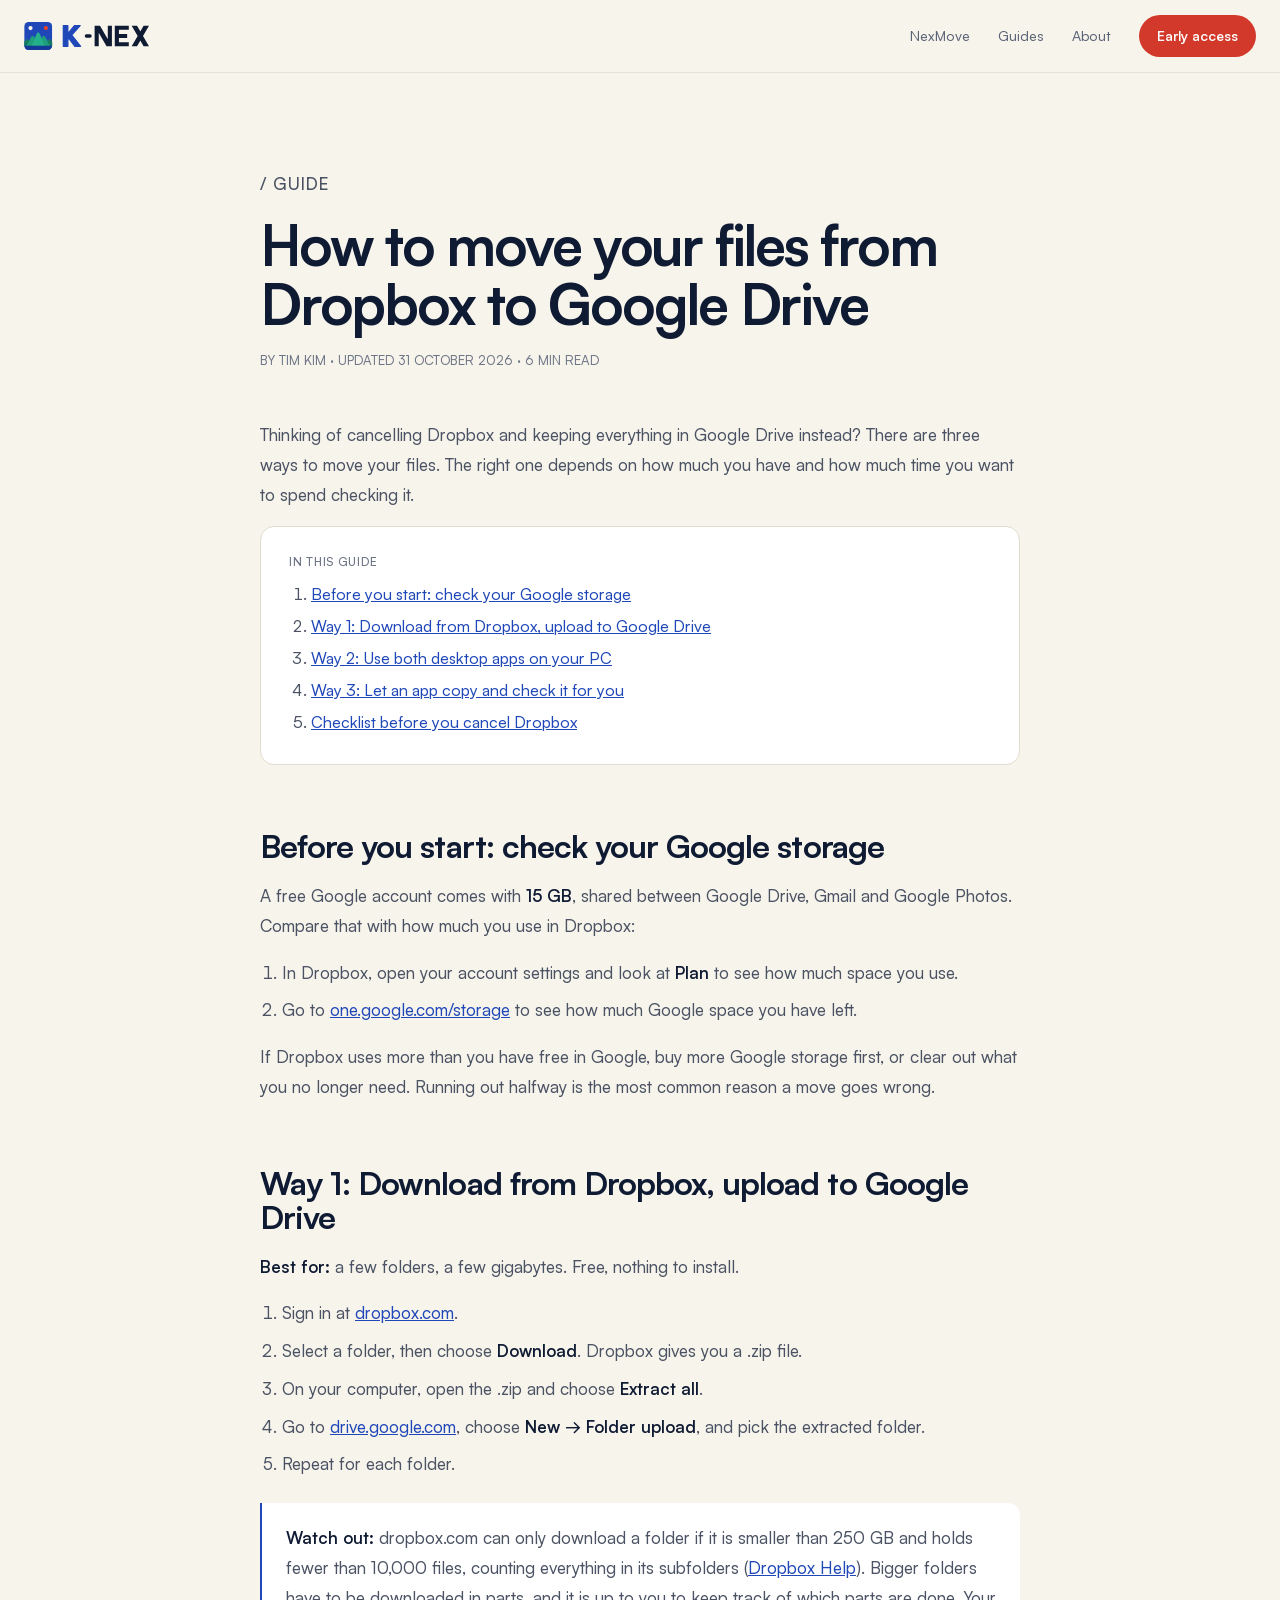
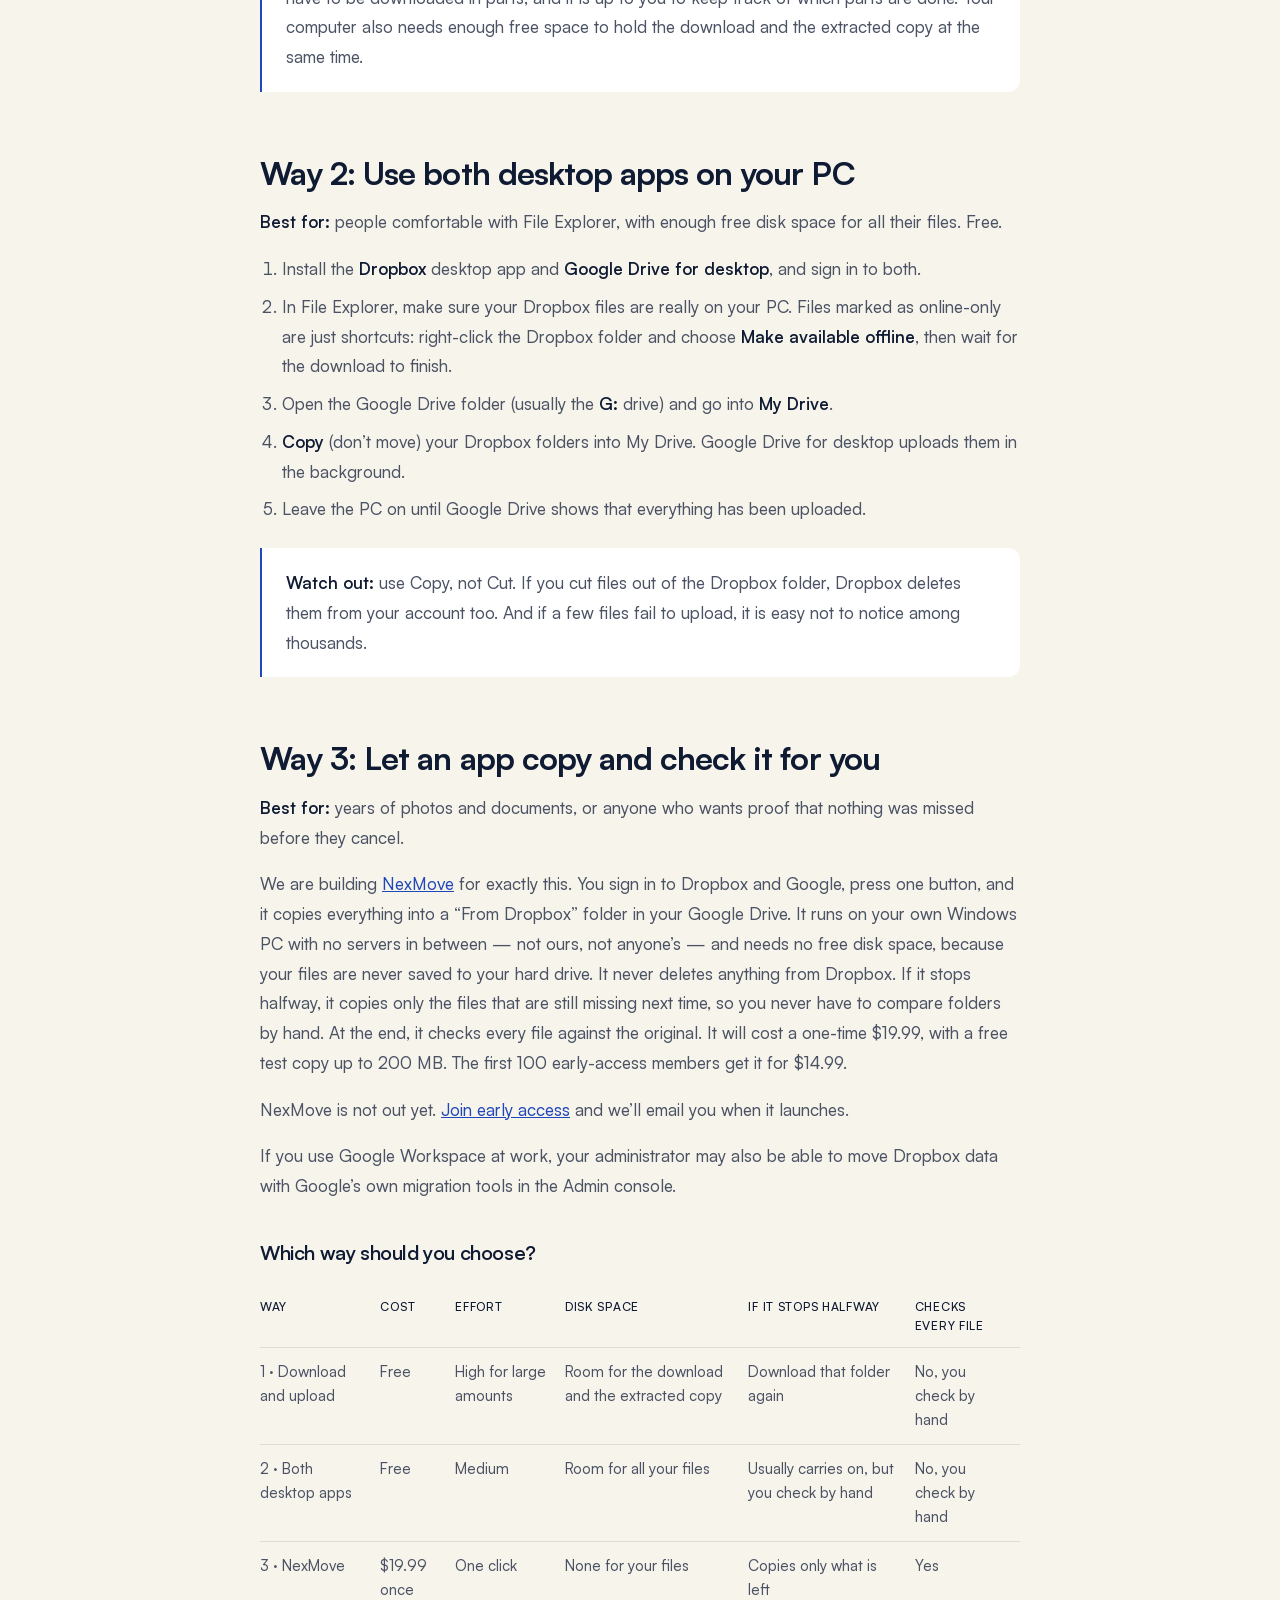
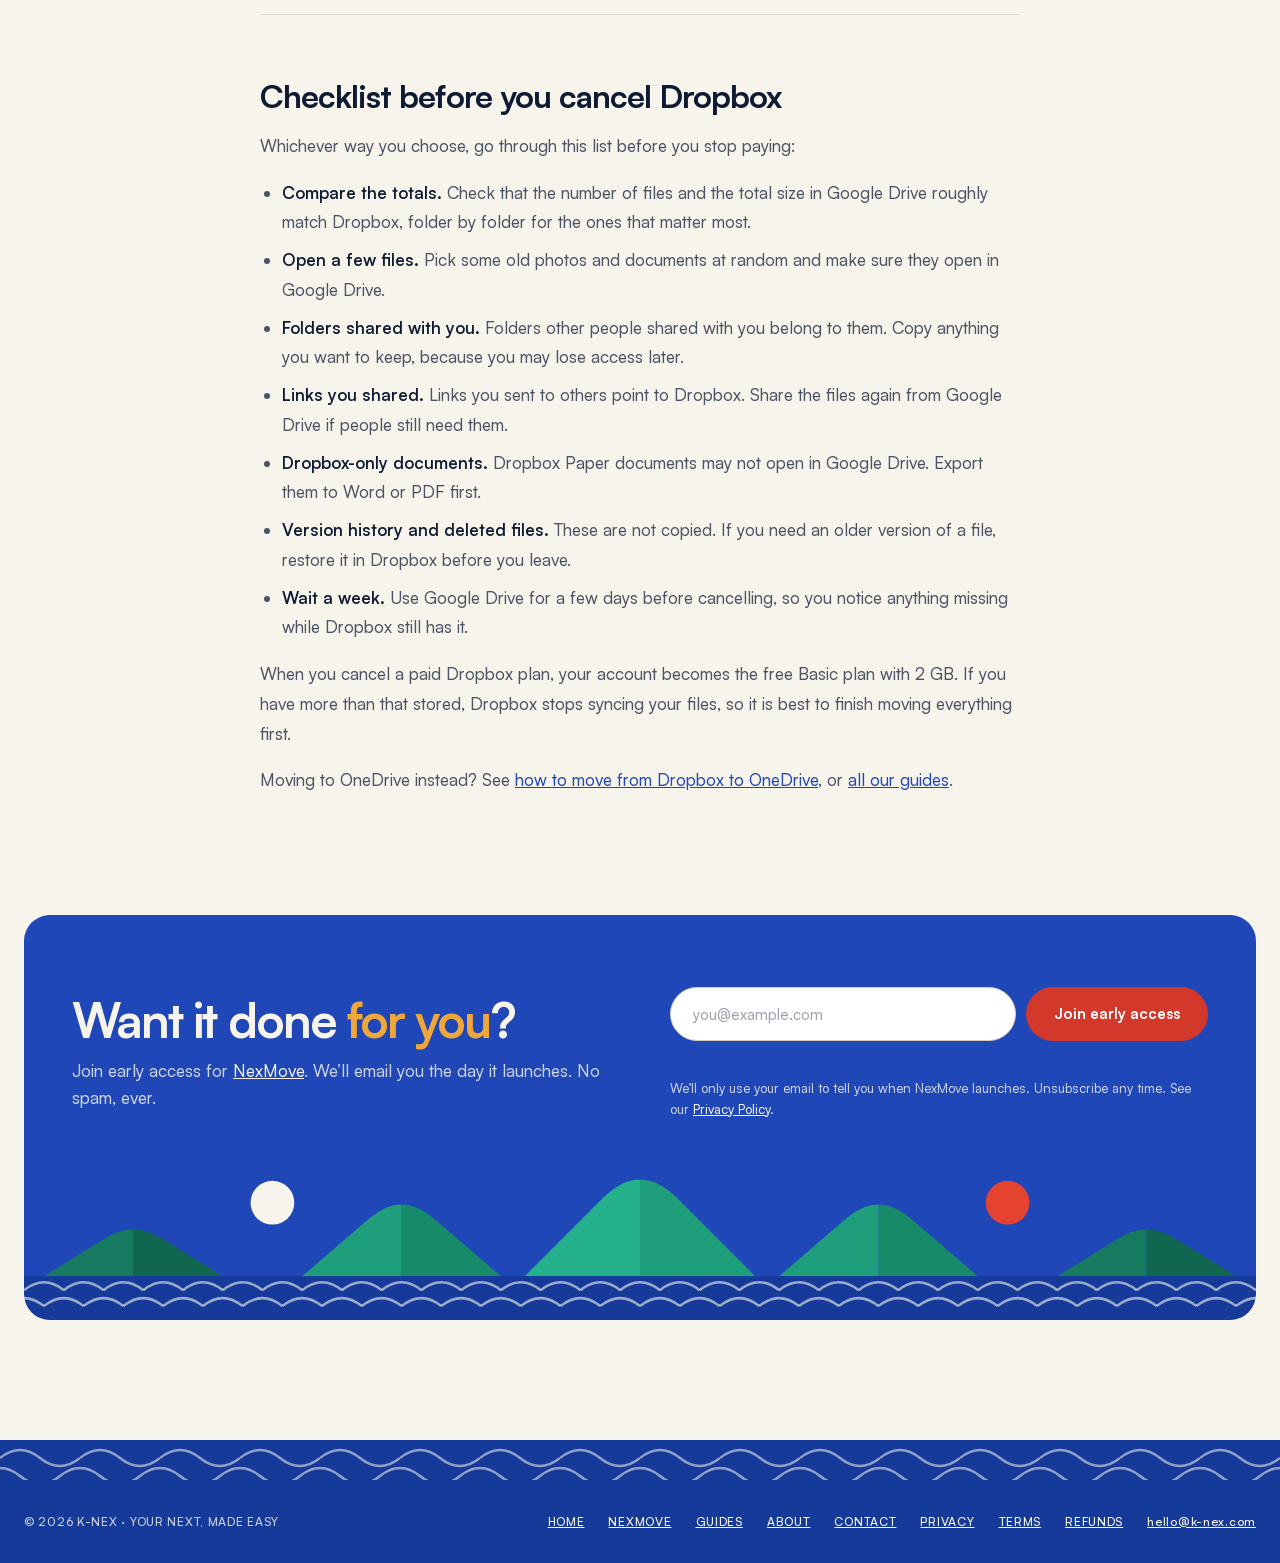
<file: guides/move-dropbox-to-google-drive/index.html>
<!doctype html>
<html lang="en">
<head>
<meta charset="utf-8">
<meta name="viewport" content="width=device-width, initial-scale=1">
<title>How to Move Files from Dropbox to Google Drive (3 Ways) — K-NEX</title>
<meta name="description" content="Three ways to move your files from Dropbox to Google Drive, from free and manual to an app that does it for you, plus a checklist of what to check before you cancel your Dropbox plan.">
<link rel="canonical" href="https://k-nex.com/guides/move-dropbox-to-google-drive/">
<meta property="og:type" content="article">
<meta property="og:title" content="How to Move Files from Dropbox to Google Drive (3 Ways)">
<meta property="og:description" content="Free and one-click ways to move from Dropbox to Google Drive, and what to check before you cancel Dropbox.">
<meta property="og:url" content="https://k-nex.com/guides/move-dropbox-to-google-drive/">
<meta name="theme-color" content="#F7F4EC">
<meta name="color-scheme" content="only light">
<link rel="icon" href="/favicon.ico" sizes="32x32">
<link rel="icon" href="/favicon.svg" type="image/svg+xml">
<link rel="apple-touch-icon" href="/apple-touch-icon.png">
<link rel="preload" href="/fonts/Satoshi-Variable.woff2" as="font" type="font/woff2" crossorigin>
<link rel="stylesheet" href="/page.css">
<script type="application/ld+json">
{
  "@context": "https://schema.org",
  "@type": "Article",
  "headline": "How to Move Files from Dropbox to Google Drive (3 Ways)",
  "datePublished": "2026-10-30",
  "dateModified": "2026-10-31",
  "author": { "@type": "Person", "name": "Tim Kim", "url": "https://k-nex.com/" },
  "publisher": { "@type": "Organization", "name": "K-NEX", "url": "https://k-nex.com/" },
  "mainEntityOfPage": "https://k-nex.com/guides/move-dropbox-to-google-drive/"
}
</script>
</head>
<body>

<header>
  <div class="wrap bar">
    <a class="logo" href="/" aria-label="K-NEX home"><svg viewBox="0 0 610 136" width="126" height="28" aria-hidden="true" focusable="false"><g transform="scale(1.1333)"><defs><clipPath id="kxh"><rect width="120" height="120" rx="20"/></clipPath></defs><g clip-path="url(#kxh)"><rect width="120" height="120" fill="#1F47B8"/><circle cx="27" cy="26" r="9" fill="#F7F4EC"/><circle cx="93" cy="26" r="9" fill="#E5432F"/><path d="M-14 102L3.68 80.24Q12 68 20.32 80.24L38 102Z" fill="#157A5F"/><path d="M82 102L99.68 80.24Q108 68 116.32 80.24L134 102Z" fill="#157A5F"/><path d="M10 102L27.68 68Q36 50 44.32 68L62 102Z" fill="#1E9E7A"/><path d="M58 102L75.68 68Q84 50 92.32 68L110 102Z" fill="#1E9E7A"/><path d="M32 102L51.04 55.76Q60 32 68.96 55.76L88 102Z" fill="#23B08A"/><rect y="102" width="120" height="18" fill="#163A99"/></g></g><g transform="translate(190 18)"><path fill="#1F47B8" stroke="#1F47B8" stroke-width="6" stroke-linejoin="round" d="M0 0H22V100H0Z M22 38L54 0H82L22 66Z M40 44L84 100H56L26 60Z"/><rect x="104" y="42" width="34" height="16" rx="8" fill="currentColor"/><path fill="currentColor" transform="translate(-20 0)" d="M172 0H192V100H172Z M236 0H256V100H236Z M172 0H198L256 100H230Z M270 0H290V100H270Z M270 0H338V20H270Z M270 40H330V60H270Z M270 80H338V100H270Z M352 0H378L436 100H410Z M410 0H436L378 100H352Z"/></g></svg></a>
    <nav class="nav" aria-label="Main">
      <a href="/nexmove/">NexMove</a>
      <a href="/guides/" class="hide-sm">Guides</a>
      <a href="/about/" class="hide-sm">About</a>
      <a href="#early" class="pill">Early access</a>
    </nav>
  </div>
</header>

<main>
  <article class="article">
    <p class="kicker">/ GUIDE</p>
    <h1>How to move your files from Dropbox to Google Drive</h1>
    <p class="meta">BY TIM KIM · UPDATED 31 OCTOBER 2026 · 6 MIN READ</p>

    <p>Thinking of cancelling Dropbox and keeping everything in Google Drive instead? There are three ways to move your files. The right one depends on how much you have and how much time you want to spend checking it.</p>

    <div class="toc">
      <p>IN THIS GUIDE</p>
      <ol>
        <li><a href="#check-space">Before you start: check your Google storage</a></li>
        <li><a href="#web">Way 1: Download from Dropbox, upload to Google Drive</a></li>
        <li><a href="#desktop">Way 2: Use both desktop apps on your PC</a></li>
        <li><a href="#app">Way 3: Let an app copy and check it for you</a></li>
        <li><a href="#cancel">Checklist before you cancel Dropbox</a></li>
      </ol>
    </div>

    <h2 id="check-space">Before you start: check your Google storage</h2>
    <p>A free Google account comes with <strong>15 GB</strong>, shared between Google Drive, Gmail and Google Photos. Compare that with how much you use in Dropbox:</p>
    <ol>
      <li>In Dropbox, open your account settings and look at <strong>Plan</strong> to see how much space you use.</li>
      <li>Go to <a href="https://one.google.com/storage" rel="noopener">one.google.com/storage</a> to see how much Google space you have left.</li>
    </ol>
    <p>If Dropbox uses more than you have free in Google, buy more Google storage first, or clear out what you no longer need. Running out halfway is the most common reason a move goes wrong.</p>

    <h2 id="web">Way 1: Download from Dropbox, upload to Google Drive</h2>
    <p><strong>Best for:</strong> a few folders, a few gigabytes. Free, nothing to install.</p>
    <ol>
      <li>Sign in at <a href="https://www.dropbox.com" rel="noopener">dropbox.com</a>.</li>
      <li>Select a folder, then choose <strong>Download</strong>. Dropbox gives you a .zip file.</li>
      <li>On your computer, open the .zip and choose <strong>Extract all</strong>.</li>
      <li>Go to <a href="https://drive.google.com" rel="noopener">drive.google.com</a>, choose <strong>New → Folder upload</strong>, and pick the extracted folder.</li>
      <li>Repeat for each folder.</li>
    </ol>
    <div class="note"><p><strong>Watch out:</strong> dropbox.com can only download a folder if it is smaller than 250 GB and holds fewer than 10,000 files, counting everything in its subfolders (<a href="https://help.dropbox.com/sync/download-entire-folders" rel="noopener">Dropbox Help</a>). Bigger folders have to be downloaded in parts, and it is up to you to keep track of which parts are done. Your computer also needs enough free space to hold the download and the extracted copy at the same time.</p></div>

    <h2 id="desktop">Way 2: Use both desktop apps on your PC</h2>
    <p><strong>Best for:</strong> people comfortable with File Explorer, with enough free disk space for all their files. Free.</p>
    <ol>
      <li>Install the <strong>Dropbox</strong> desktop app and <strong>Google Drive for desktop</strong>, and sign in to both.</li>
      <li>In File Explorer, make sure your Dropbox files are really on your PC. Files marked as online-only are just shortcuts: right-click the Dropbox folder and choose <strong>Make available offline</strong>, then wait for the download to finish.</li>
      <li>Open the Google Drive folder (usually the <strong>G:</strong> drive) and go into <strong>My Drive</strong>.</li>
      <li><strong>Copy</strong> (don’t move) your Dropbox folders into My Drive. Google Drive for desktop uploads them in the background.</li>
      <li>Leave the PC on until Google Drive shows that everything has been uploaded.</li>
    </ol>
    <div class="note"><p><strong>Watch out:</strong> use Copy, not Cut. If you cut files out of the Dropbox folder, Dropbox deletes them from your account too. And if a few files fail to upload, it is easy not to notice among thousands.</p></div>

    <h2 id="app">Way 3: Let an app copy and check it for you</h2>
    <p><strong>Best for:</strong> years of photos and documents, or anyone who wants proof that nothing was missed before they cancel.</p>
    <p>We are building <a href="/nexmove/">NexMove</a> for exactly this. You sign in to Dropbox and Google, press one button, and it copies everything into a “From Dropbox” folder in your Google Drive. It runs on your own Windows PC with no servers in between — not ours, not anyone’s — and needs no free disk space, because your files are never saved to your hard drive. It never deletes anything from Dropbox. If it stops halfway, it copies only the files that are still missing next time, so you never have to compare folders by hand. At the end, it checks every file against the original. It will cost a one-time $19.99, with a free test copy up to 200 MB. The first 100 early-access members get it for $14.99.</p>
    <p>NexMove is not out yet. <a href="#early">Join early access</a> and we’ll email you when it launches.</p>
    <p>If you use Google Workspace at work, your administrator may also be able to move Dropbox data with Google’s own migration tools in the Admin console.</p>

    <h3>Which way should you choose?</h3>
    <table class="compare">
      <thead><tr><th>WAY</th><th>COST</th><th>EFFORT</th><th>DISK SPACE</th><th>IF IT STOPS HALFWAY</th><th>CHECKS EVERY FILE</th></tr></thead>
      <tbody>
        <tr><td data-label="Way">1 · Download and upload</td><td data-label="Cost">Free</td><td data-label="Effort">High for large amounts</td><td data-label="Disk space">Room for the download and the extracted copy</td><td data-label="If it stops halfway">Download that folder again</td><td data-label="Checks every file">No, you check by hand</td></tr>
        <tr><td data-label="Way">2 · Both desktop apps</td><td data-label="Cost">Free</td><td data-label="Effort">Medium</td><td data-label="Disk space">Room for all your files</td><td data-label="If it stops halfway">Usually carries on, but you check by hand</td><td data-label="Checks every file">No, you check by hand</td></tr>
        <tr><td data-label="Way">3 · NexMove</td><td data-label="Cost">$19.99 once</td><td data-label="Effort">One click</td><td data-label="Disk space">None for your files</td><td data-label="If it stops halfway">Copies only what is left</td><td data-label="Checks every file">Yes</td></tr>
      </tbody>
    </table>

    <h2 id="cancel">Checklist before you cancel Dropbox</h2>
    <p>Whichever way you choose, go through this list before you stop paying:</p>
    <ul>
      <li><strong>Compare the totals.</strong> Check that the number of files and the total size in Google Drive roughly match Dropbox, folder by folder for the ones that matter most.</li>
      <li><strong>Open a few files.</strong> Pick some old photos and documents at random and make sure they open in Google Drive.</li>
      <li><strong>Folders shared with you.</strong> Folders other people shared with you belong to them. Copy anything you want to keep, because you may lose access later.</li>
      <li><strong>Links you shared.</strong> Links you sent to others point to Dropbox. Share the files again from Google Drive if people still need them.</li>
      <li><strong>Dropbox-only documents.</strong> Dropbox Paper documents may not open in Google Drive. Export them to Word or PDF first.</li>
      <li><strong>Version history and deleted files.</strong> These are not copied. If you need an older version of a file, restore it in Dropbox before you leave.</li>
      <li><strong>Wait a week.</strong> Use Google Drive for a few days before cancelling, so you notice anything missing while Dropbox still has it.</li>
    </ul>
    <p>When you cancel a paid Dropbox plan, your account becomes the free Basic plan with 2 GB. If you have more than that stored, Dropbox stops syncing your files, so it is best to finish moving everything first.</p>
    <p>Moving to OneDrive instead? See <a href="/guides/move-dropbox-to-onedrive/">how to move from Dropbox to OneDrive</a>, or <a href="/guides/">all our guides</a>.</p>
  </article>

  <div class="wrap">
    <section id="early" class="cta">
      <div>
        <h2>Want it done <em>for you</em>?</h2>
        <p class="muted" style="margin:0;font-size:17px">Join early access for <a href="/nexmove/">NexMove</a>. We’ll email you the day it launches. No spam, ever.</p>
      </div>
      <form data-kind="early-access" data-source="guide" novalidate>
        <div class="row">
          <label for="early-email" class="sr">Email address</label>
          <input id="early-email" class="knex-input" name="email" type="email" required autocomplete="email" placeholder="you@example.com">
          <input class="hp" name="_gotcha" type="text" tabindex="-1" autocomplete="off" aria-hidden="true">
          <button class="knex-btn" type="submit">Join early access</button>
        </div>
        <p class="knex-status" role="status" aria-live="polite"></p>
        <p class="fine">We’ll only use your email to tell you when NexMove launches. Unsubscribe any time. See our <a href="/privacy.html">Privacy Policy</a>.</p>
      </form>
    </section>
  </div>
</main>

<footer>
  <div class="wrap">
    <span>© 2026 K-NEX · YOUR NEXT, MADE EASY</span>
    <nav aria-label="Footer">
      <a href="/">HOME</a>
      <a href="/nexmove/">NEXMOVE</a>
      <a href="/guides/">GUIDES</a>
      <a href="/about/">ABOUT</a>
      <a href="/contact/">CONTACT</a>
      <a href="/privacy.html">PRIVACY</a>
      <a href="/terms.html">TERMS</a>
      <a href="/refund.html">REFUNDS</a>
      <a href="mailto:hello@k-nex.com">hello@k-nex.com</a>
    </nav>
  </div>
</footer>
<script src="/early-access.js"></script>
</body>
</html>
</file>
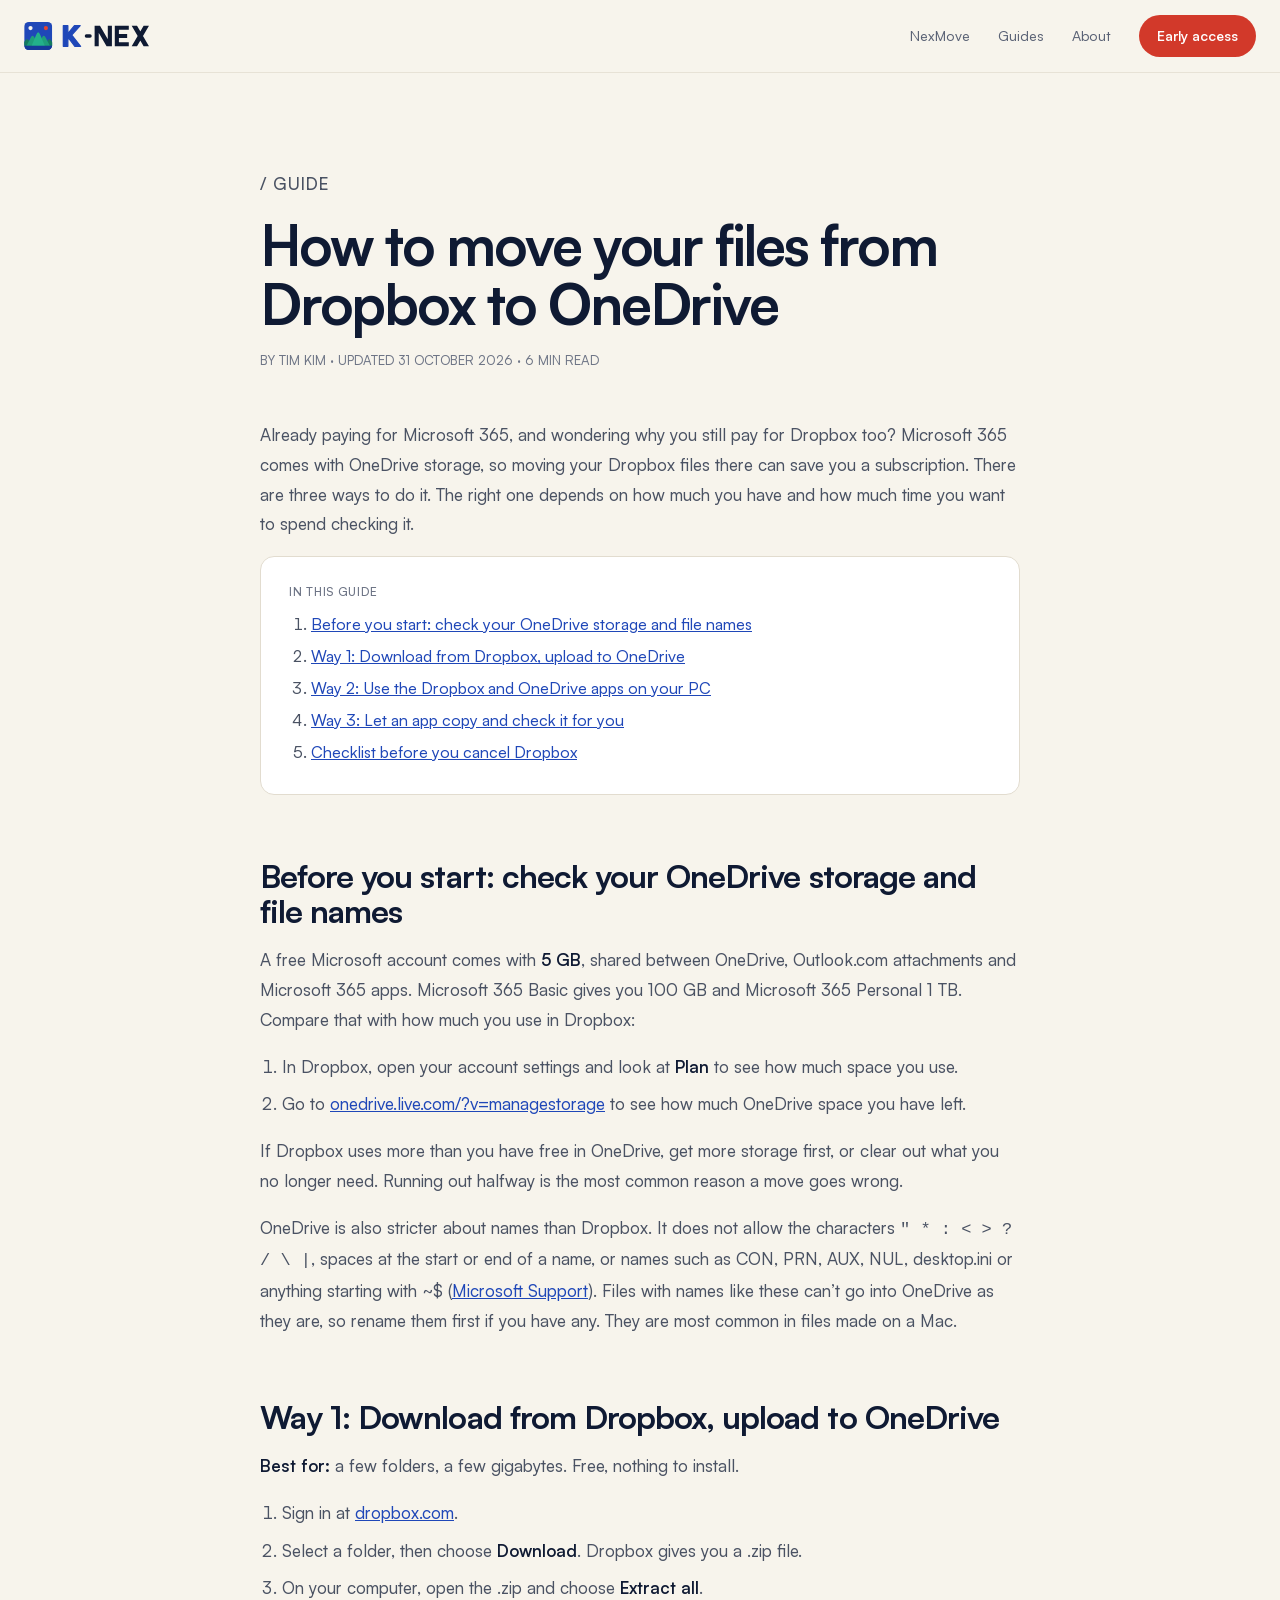
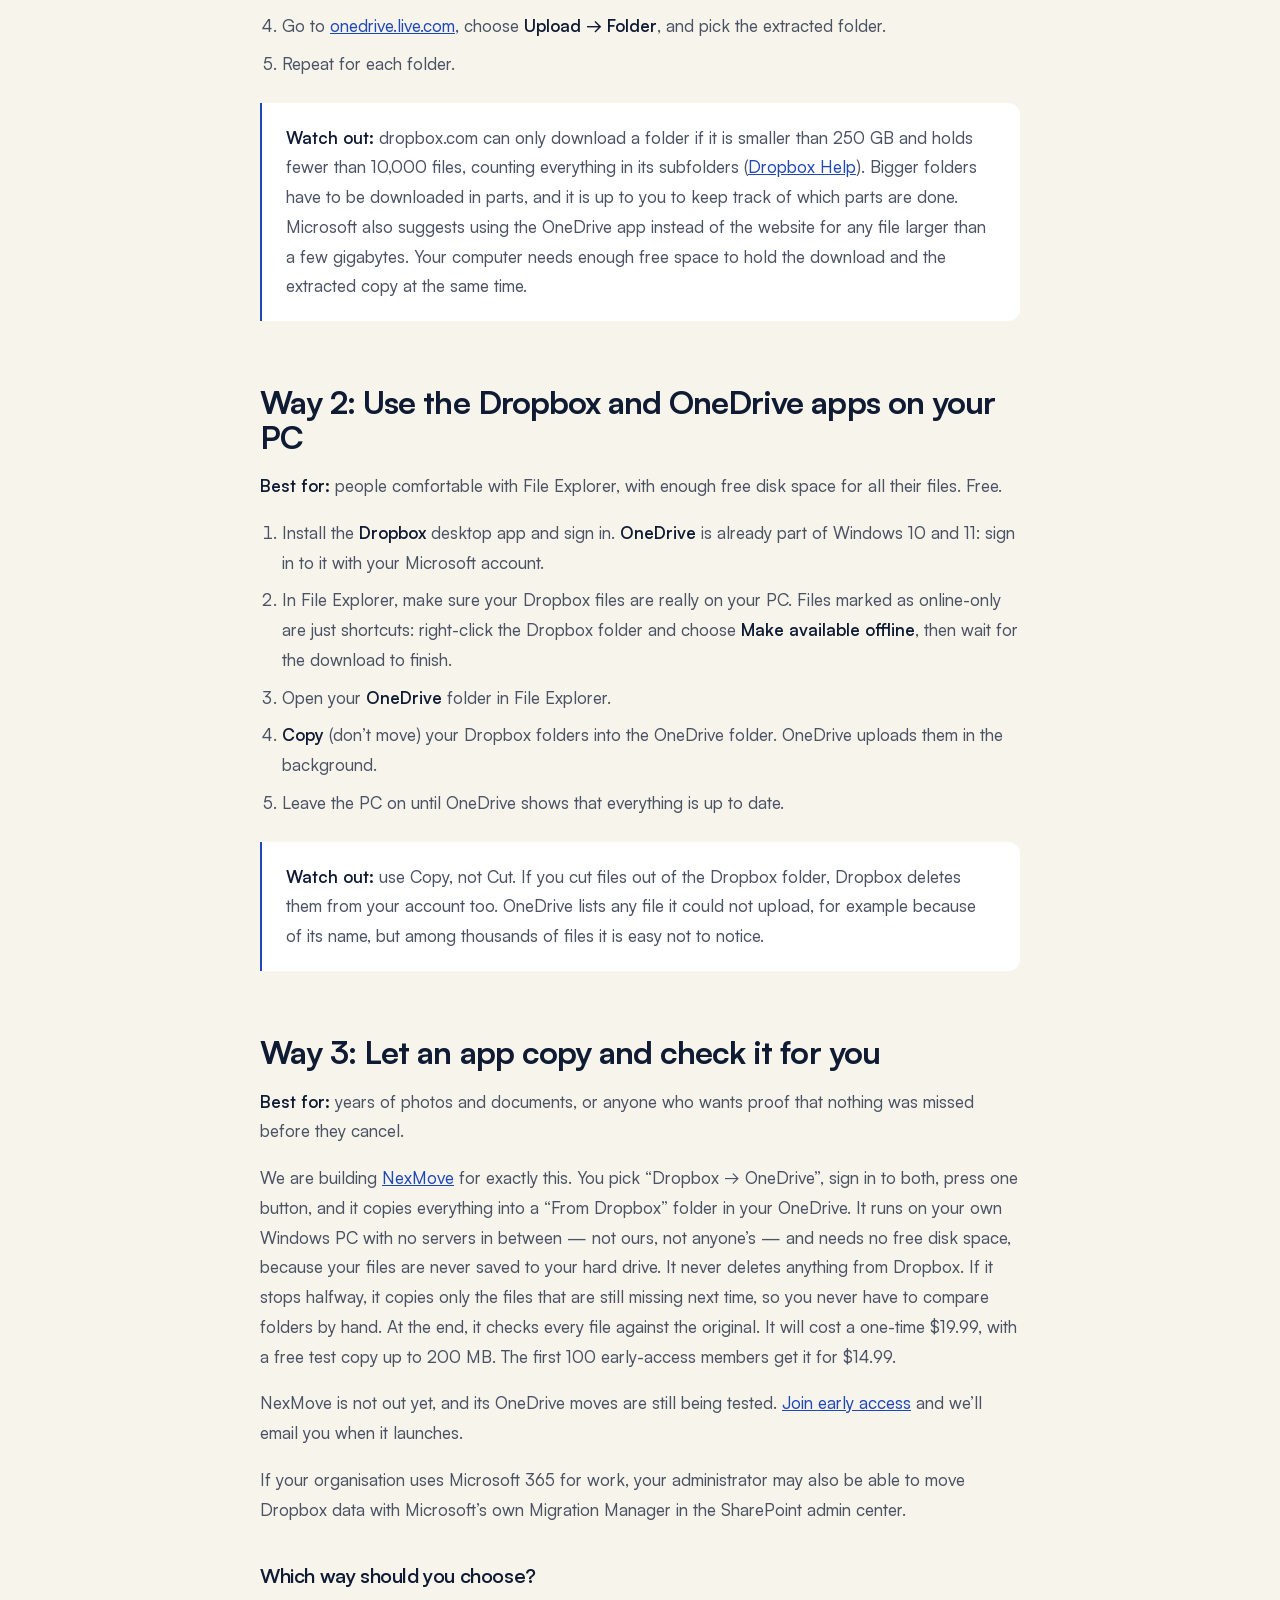
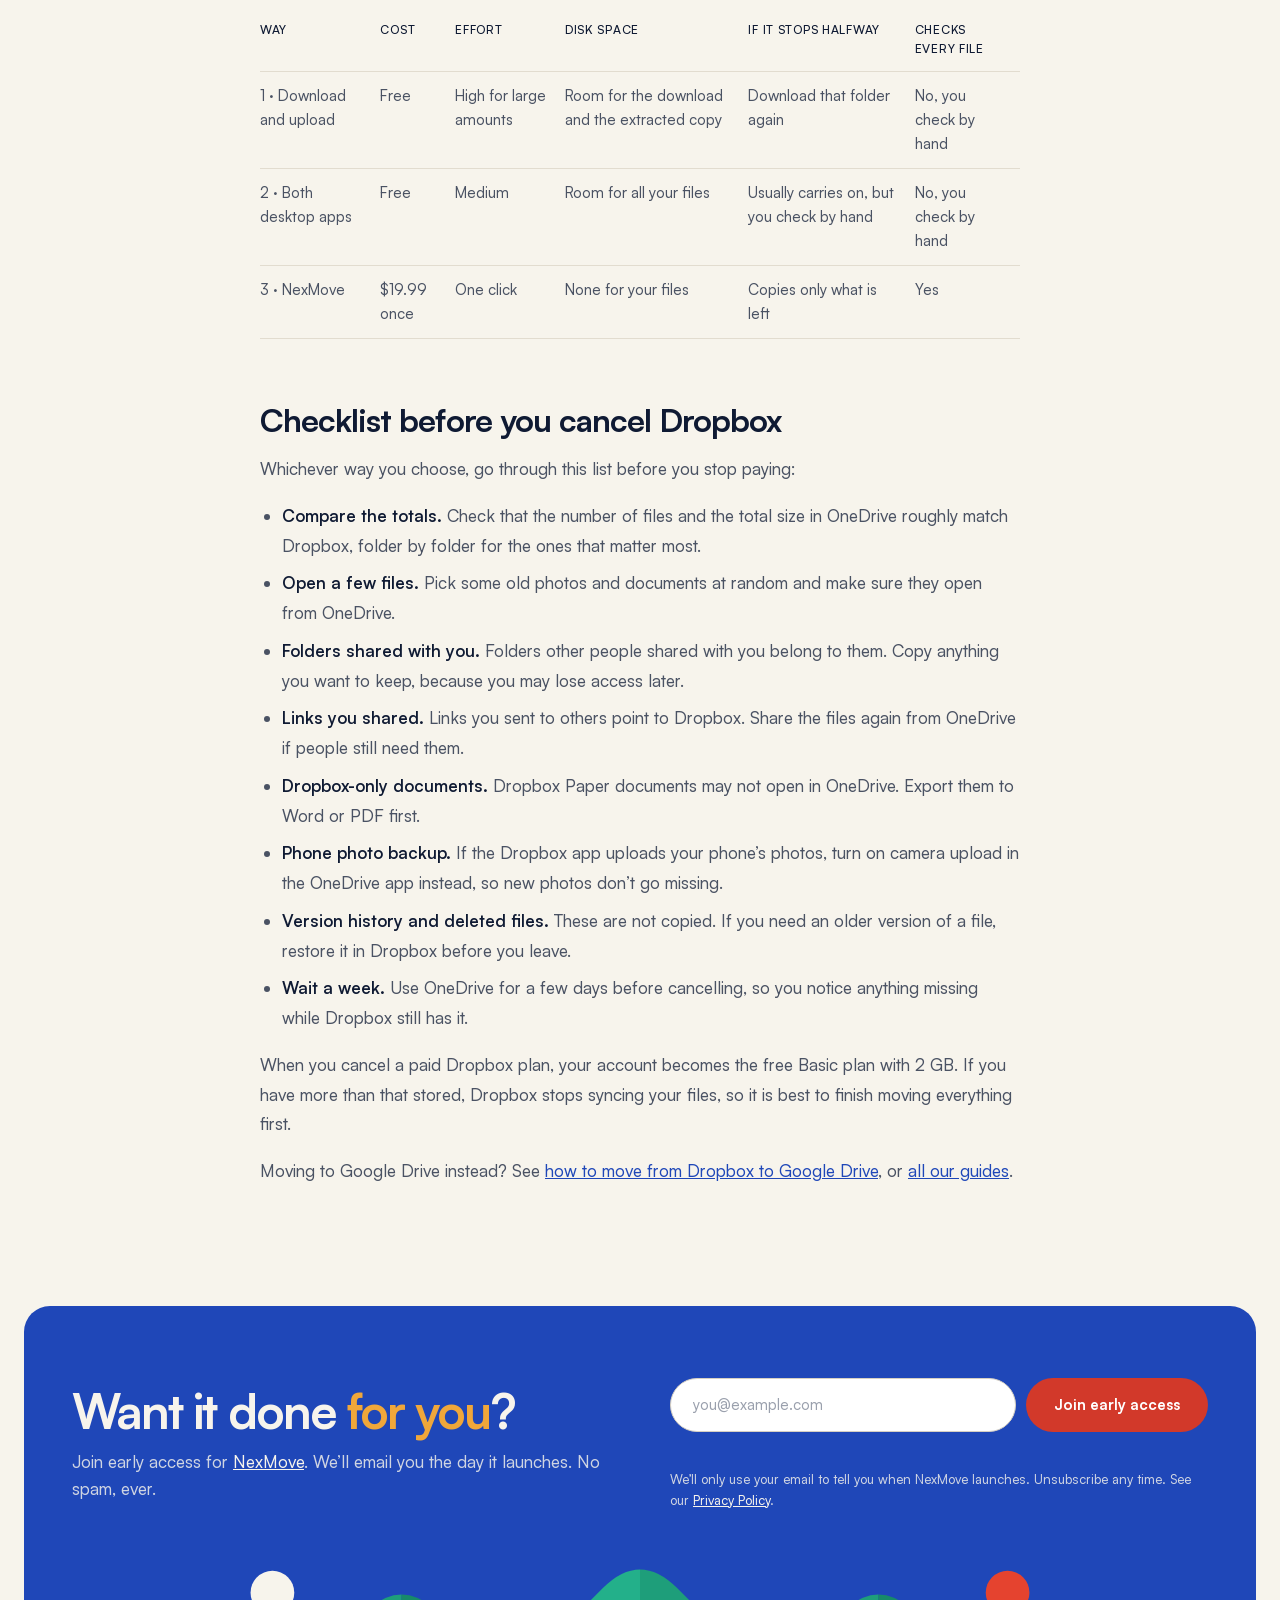
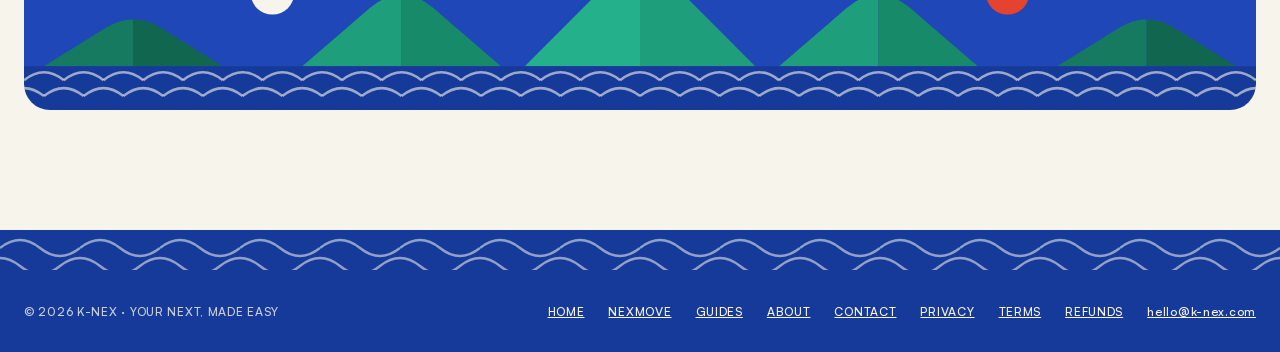
<file: guides/move-dropbox-to-onedrive/index.html>
<!doctype html>
<html lang="en">
<head>
<meta charset="utf-8">
<meta name="viewport" content="width=device-width, initial-scale=1">
<title>How to Move Files from Dropbox to OneDrive (3 Ways) — K-NEX</title>
<meta name="description" content="Three ways to move your files from Dropbox to OneDrive, from free and manual to an app that does it for you, plus OneDrive’s file name rules and a checklist before you cancel Dropbox.">
<link rel="canonical" href="https://k-nex.com/guides/move-dropbox-to-onedrive/">
<meta property="og:type" content="article">
<meta property="og:title" content="How to Move Files from Dropbox to OneDrive (3 Ways)">
<meta property="og:description" content="Free and one-click ways to move from Dropbox to OneDrive, and what to check before you cancel Dropbox.">
<meta property="og:url" content="https://k-nex.com/guides/move-dropbox-to-onedrive/">
<meta name="theme-color" content="#F7F4EC">
<meta name="color-scheme" content="only light">
<link rel="icon" href="/favicon.ico" sizes="32x32">
<link rel="icon" href="/favicon.svg" type="image/svg+xml">
<link rel="apple-touch-icon" href="/apple-touch-icon.png">
<link rel="preload" href="/fonts/Satoshi-Variable.woff2" as="font" type="font/woff2" crossorigin>
<link rel="stylesheet" href="/page.css">
<script type="application/ld+json">
{
  "@context": "https://schema.org",
  "@type": "Article",
  "headline": "How to Move Files from Dropbox to OneDrive (3 Ways)",
  "datePublished": "2026-10-31",
  "dateModified": "2026-10-31",
  "author": { "@type": "Person", "name": "Tim Kim", "url": "https://k-nex.com/" },
  "publisher": { "@type": "Organization", "name": "K-NEX", "url": "https://k-nex.com/" },
  "mainEntityOfPage": "https://k-nex.com/guides/move-dropbox-to-onedrive/"
}
</script>
</head>
<body>

<header>
  <div class="wrap bar">
    <a class="logo" href="/" aria-label="K-NEX home"><svg viewBox="0 0 610 136" width="126" height="28" aria-hidden="true" focusable="false"><g transform="scale(1.1333)"><defs><clipPath id="kxh"><rect width="120" height="120" rx="20"/></clipPath></defs><g clip-path="url(#kxh)"><rect width="120" height="120" fill="#1F47B8"/><circle cx="27" cy="26" r="9" fill="#F7F4EC"/><circle cx="93" cy="26" r="9" fill="#E5432F"/><path d="M-14 102L3.68 80.24Q12 68 20.32 80.24L38 102Z" fill="#157A5F"/><path d="M82 102L99.68 80.24Q108 68 116.32 80.24L134 102Z" fill="#157A5F"/><path d="M10 102L27.68 68Q36 50 44.32 68L62 102Z" fill="#1E9E7A"/><path d="M58 102L75.68 68Q84 50 92.32 68L110 102Z" fill="#1E9E7A"/><path d="M32 102L51.04 55.76Q60 32 68.96 55.76L88 102Z" fill="#23B08A"/><rect y="102" width="120" height="18" fill="#163A99"/></g></g><g transform="translate(190 18)"><path fill="#1F47B8" stroke="#1F47B8" stroke-width="6" stroke-linejoin="round" d="M0 0H22V100H0Z M22 38L54 0H82L22 66Z M40 44L84 100H56L26 60Z"/><rect x="104" y="42" width="34" height="16" rx="8" fill="currentColor"/><path fill="currentColor" transform="translate(-20 0)" d="M172 0H192V100H172Z M236 0H256V100H236Z M172 0H198L256 100H230Z M270 0H290V100H270Z M270 0H338V20H270Z M270 40H330V60H270Z M270 80H338V100H270Z M352 0H378L436 100H410Z M410 0H436L378 100H352Z"/></g></svg></a>
    <nav class="nav" aria-label="Main">
      <a href="/nexmove/">NexMove</a>
      <a href="/guides/" class="hide-sm">Guides</a>
      <a href="/about/" class="hide-sm">About</a>
      <a href="#early" class="pill">Early access</a>
    </nav>
  </div>
</header>

<main>
  <article class="article">
    <p class="kicker">/ GUIDE</p>
    <h1>How to move your files from Dropbox to OneDrive</h1>
    <p class="meta">BY TIM KIM · UPDATED 31 OCTOBER 2026 · 6 MIN READ</p>

    <p>Already paying for Microsoft 365, and wondering why you still pay for Dropbox too? Microsoft 365 comes with OneDrive storage, so moving your Dropbox files there can save you a subscription. There are three ways to do it. The right one depends on how much you have and how much time you want to spend checking it.</p>

    <div class="toc">
      <p>IN THIS GUIDE</p>
      <ol>
        <li><a href="#check-space">Before you start: check your OneDrive storage and file names</a></li>
        <li><a href="#web">Way 1: Download from Dropbox, upload to OneDrive</a></li>
        <li><a href="#desktop">Way 2: Use the Dropbox and OneDrive apps on your PC</a></li>
        <li><a href="#app">Way 3: Let an app copy and check it for you</a></li>
        <li><a href="#cancel">Checklist before you cancel Dropbox</a></li>
      </ol>
    </div>

    <h2 id="check-space">Before you start: check your OneDrive storage and file names</h2>
    <p>A free Microsoft account comes with <strong>5 GB</strong>, shared between OneDrive, Outlook.com attachments and Microsoft 365 apps. Microsoft 365 Basic gives you 100 GB and Microsoft 365 Personal 1 TB. Compare that with how much you use in Dropbox:</p>
    <ol>
      <li>In Dropbox, open your account settings and look at <strong>Plan</strong> to see how much space you use.</li>
      <li>Go to <a href="https://onedrive.live.com/?v=managestorage" rel="noopener">onedrive.live.com/?v=managestorage</a> to see how much OneDrive space you have left.</li>
    </ol>
    <p>If Dropbox uses more than you have free in OneDrive, get more storage first, or clear out what you no longer need. Running out halfway is the most common reason a move goes wrong.</p>
    <p>OneDrive is also stricter about names than Dropbox. It does not allow the characters <code>" * : &lt; &gt; ? / \ |</code>, spaces at the start or end of a name, or names such as CON, PRN, AUX, NUL, desktop.ini or anything starting with ~$ (<a href="https://support.microsoft.com/en-us/office/restrictions-and-limitations-in-onedrive-and-sharepoint-64883a5d-228e-48f5-b3d2-eb39e07630fa" rel="noopener">Microsoft Support</a>). Files with names like these can’t go into OneDrive as they are, so rename them first if you have any. They are most common in files made on a Mac.</p>

    <h2 id="web">Way 1: Download from Dropbox, upload to OneDrive</h2>
    <p><strong>Best for:</strong> a few folders, a few gigabytes. Free, nothing to install.</p>
    <ol>
      <li>Sign in at <a href="https://www.dropbox.com" rel="noopener">dropbox.com</a>.</li>
      <li>Select a folder, then choose <strong>Download</strong>. Dropbox gives you a .zip file.</li>
      <li>On your computer, open the .zip and choose <strong>Extract all</strong>.</li>
      <li>Go to <a href="https://onedrive.live.com" rel="noopener">onedrive.live.com</a>, choose <strong>Upload → Folder</strong>, and pick the extracted folder.</li>
      <li>Repeat for each folder.</li>
    </ol>
    <div class="note"><p><strong>Watch out:</strong> dropbox.com can only download a folder if it is smaller than 250 GB and holds fewer than 10,000 files, counting everything in its subfolders (<a href="https://help.dropbox.com/sync/download-entire-folders" rel="noopener">Dropbox Help</a>). Bigger folders have to be downloaded in parts, and it is up to you to keep track of which parts are done. Microsoft also suggests using the OneDrive app instead of the website for any file larger than a few gigabytes. Your computer needs enough free space to hold the download and the extracted copy at the same time.</p></div>

    <h2 id="desktop">Way 2: Use the Dropbox and OneDrive apps on your PC</h2>
    <p><strong>Best for:</strong> people comfortable with File Explorer, with enough free disk space for all their files. Free.</p>
    <ol>
      <li>Install the <strong>Dropbox</strong> desktop app and sign in. <strong>OneDrive</strong> is already part of Windows 10 and 11: sign in to it with your Microsoft account.</li>
      <li>In File Explorer, make sure your Dropbox files are really on your PC. Files marked as online-only are just shortcuts: right-click the Dropbox folder and choose <strong>Make available offline</strong>, then wait for the download to finish.</li>
      <li>Open your <strong>OneDrive</strong> folder in File Explorer.</li>
      <li><strong>Copy</strong> (don’t move) your Dropbox folders into the OneDrive folder. OneDrive uploads them in the background.</li>
      <li>Leave the PC on until OneDrive shows that everything is up to date.</li>
    </ol>
    <div class="note"><p><strong>Watch out:</strong> use Copy, not Cut. If you cut files out of the Dropbox folder, Dropbox deletes them from your account too. OneDrive lists any file it could not upload, for example because of its name, but among thousands of files it is easy not to notice.</p></div>

    <h2 id="app">Way 3: Let an app copy and check it for you</h2>
    <p><strong>Best for:</strong> years of photos and documents, or anyone who wants proof that nothing was missed before they cancel.</p>
    <p>We are building <a href="/nexmove/">NexMove</a> for exactly this. You pick “Dropbox → OneDrive”, sign in to both, press one button, and it copies everything into a “From Dropbox” folder in your OneDrive. It runs on your own Windows PC with no servers in between — not ours, not anyone’s — and needs no free disk space, because your files are never saved to your hard drive. It never deletes anything from Dropbox. If it stops halfway, it copies only the files that are still missing next time, so you never have to compare folders by hand. At the end, it checks every file against the original. It will cost a one-time $19.99, with a free test copy up to 200 MB. The first 100 early-access members get it for $14.99.</p>
    <p>NexMove is not out yet, and its OneDrive moves are still being tested. <a href="#early">Join early access</a> and we’ll email you when it launches.</p>
    <p>If your organisation uses Microsoft 365 for work, your administrator may also be able to move Dropbox data with Microsoft’s own Migration Manager in the SharePoint admin center.</p>

    <h3>Which way should you choose?</h3>
    <table class="compare">
      <thead><tr><th>WAY</th><th>COST</th><th>EFFORT</th><th>DISK SPACE</th><th>IF IT STOPS HALFWAY</th><th>CHECKS EVERY FILE</th></tr></thead>
      <tbody>
        <tr><td data-label="Way">1 · Download and upload</td><td data-label="Cost">Free</td><td data-label="Effort">High for large amounts</td><td data-label="Disk space">Room for the download and the extracted copy</td><td data-label="If it stops halfway">Download that folder again</td><td data-label="Checks every file">No, you check by hand</td></tr>
        <tr><td data-label="Way">2 · Both desktop apps</td><td data-label="Cost">Free</td><td data-label="Effort">Medium</td><td data-label="Disk space">Room for all your files</td><td data-label="If it stops halfway">Usually carries on, but you check by hand</td><td data-label="Checks every file">No, you check by hand</td></tr>
        <tr><td data-label="Way">3 · NexMove</td><td data-label="Cost">$19.99 once</td><td data-label="Effort">One click</td><td data-label="Disk space">None for your files</td><td data-label="If it stops halfway">Copies only what is left</td><td data-label="Checks every file">Yes</td></tr>
      </tbody>
    </table>

    <h2 id="cancel">Checklist before you cancel Dropbox</h2>
    <p>Whichever way you choose, go through this list before you stop paying:</p>
    <ul>
      <li><strong>Compare the totals.</strong> Check that the number of files and the total size in OneDrive roughly match Dropbox, folder by folder for the ones that matter most.</li>
      <li><strong>Open a few files.</strong> Pick some old photos and documents at random and make sure they open from OneDrive.</li>
      <li><strong>Folders shared with you.</strong> Folders other people shared with you belong to them. Copy anything you want to keep, because you may lose access later.</li>
      <li><strong>Links you shared.</strong> Links you sent to others point to Dropbox. Share the files again from OneDrive if people still need them.</li>
      <li><strong>Dropbox-only documents.</strong> Dropbox Paper documents may not open in OneDrive. Export them to Word or PDF first.</li>
      <li><strong>Phone photo backup.</strong> If the Dropbox app uploads your phone’s photos, turn on camera upload in the OneDrive app instead, so new photos don’t go missing.</li>
      <li><strong>Version history and deleted files.</strong> These are not copied. If you need an older version of a file, restore it in Dropbox before you leave.</li>
      <li><strong>Wait a week.</strong> Use OneDrive for a few days before cancelling, so you notice anything missing while Dropbox still has it.</li>
    </ul>
    <p>When you cancel a paid Dropbox plan, your account becomes the free Basic plan with 2 GB. If you have more than that stored, Dropbox stops syncing your files, so it is best to finish moving everything first.</p>
    <p>Moving to Google Drive instead? See <a href="/guides/move-dropbox-to-google-drive/">how to move from Dropbox to Google Drive</a>, or <a href="/guides/">all our guides</a>.</p>
  </article>

  <div class="wrap">
    <section id="early" class="cta">
      <div>
        <h2>Want it done <em>for you</em>?</h2>
        <p class="muted" style="margin:0;font-size:17px">Join early access for <a href="/nexmove/">NexMove</a>. We’ll email you the day it launches. No spam, ever.</p>
      </div>
      <form data-kind="early-access" data-source="guide-dropbox-to-onedrive" novalidate>
        <div class="row">
          <label for="early-email" class="sr">Email address</label>
          <input id="early-email" class="knex-input" name="email" type="email" required autocomplete="email" placeholder="you@example.com">
          <input class="hp" name="_gotcha" type="text" tabindex="-1" autocomplete="off" aria-hidden="true">
          <button class="knex-btn" type="submit">Join early access</button>
        </div>
        <p class="knex-status" role="status" aria-live="polite"></p>
        <p class="fine">We’ll only use your email to tell you when NexMove launches. Unsubscribe any time. See our <a href="/privacy.html">Privacy Policy</a>.</p>
      </form>
    </section>
  </div>
</main>

<footer>
  <div class="wrap">
    <span>© 2026 K-NEX · YOUR NEXT, MADE EASY</span>
    <nav aria-label="Footer">
      <a href="/">HOME</a>
      <a href="/nexmove/">NEXMOVE</a>
      <a href="/guides/">GUIDES</a>
      <a href="/about/">ABOUT</a>
      <a href="/contact/">CONTACT</a>
      <a href="/privacy.html">PRIVACY</a>
      <a href="/terms.html">TERMS</a>
      <a href="/refund.html">REFUNDS</a>
      <a href="mailto:hello@k-nex.com">hello@k-nex.com</a>
    </nav>
  </div>
</footer>
<script src="/early-access.js"></script>
</body>
</html>
</file>
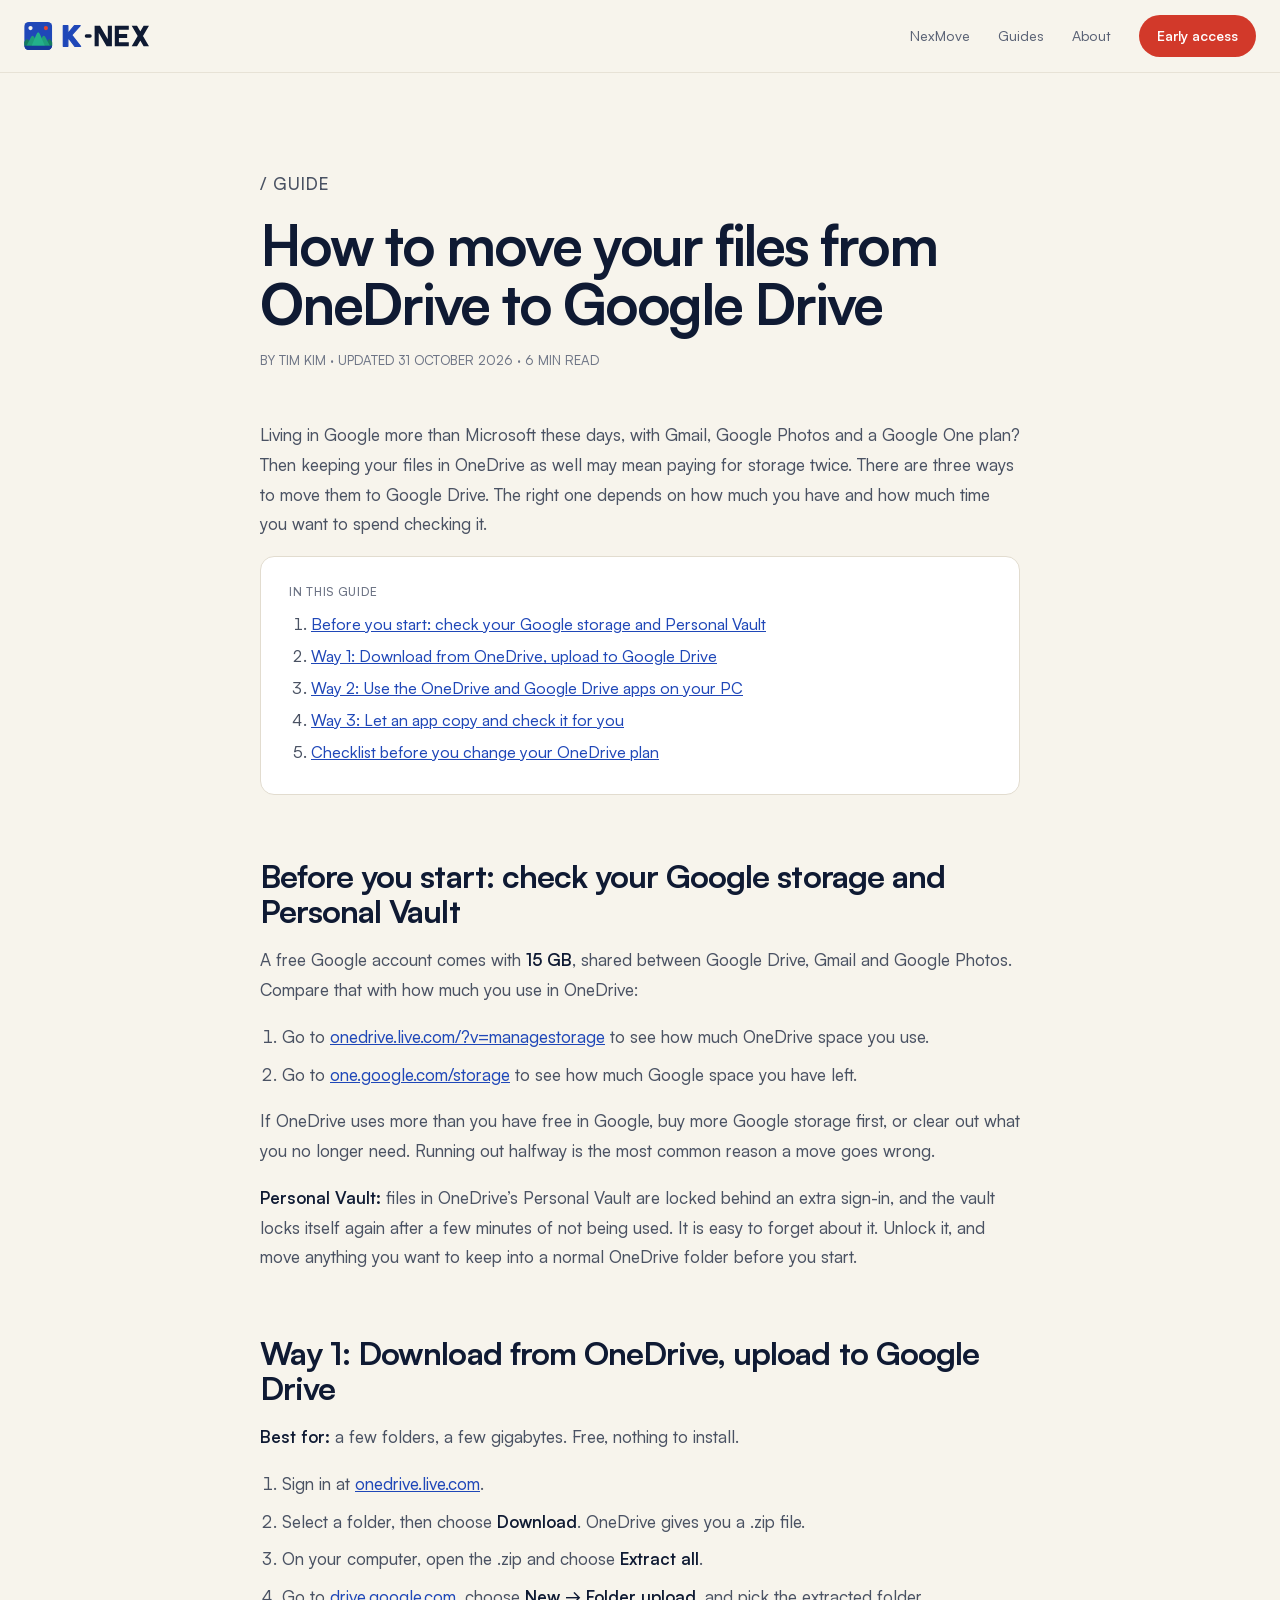
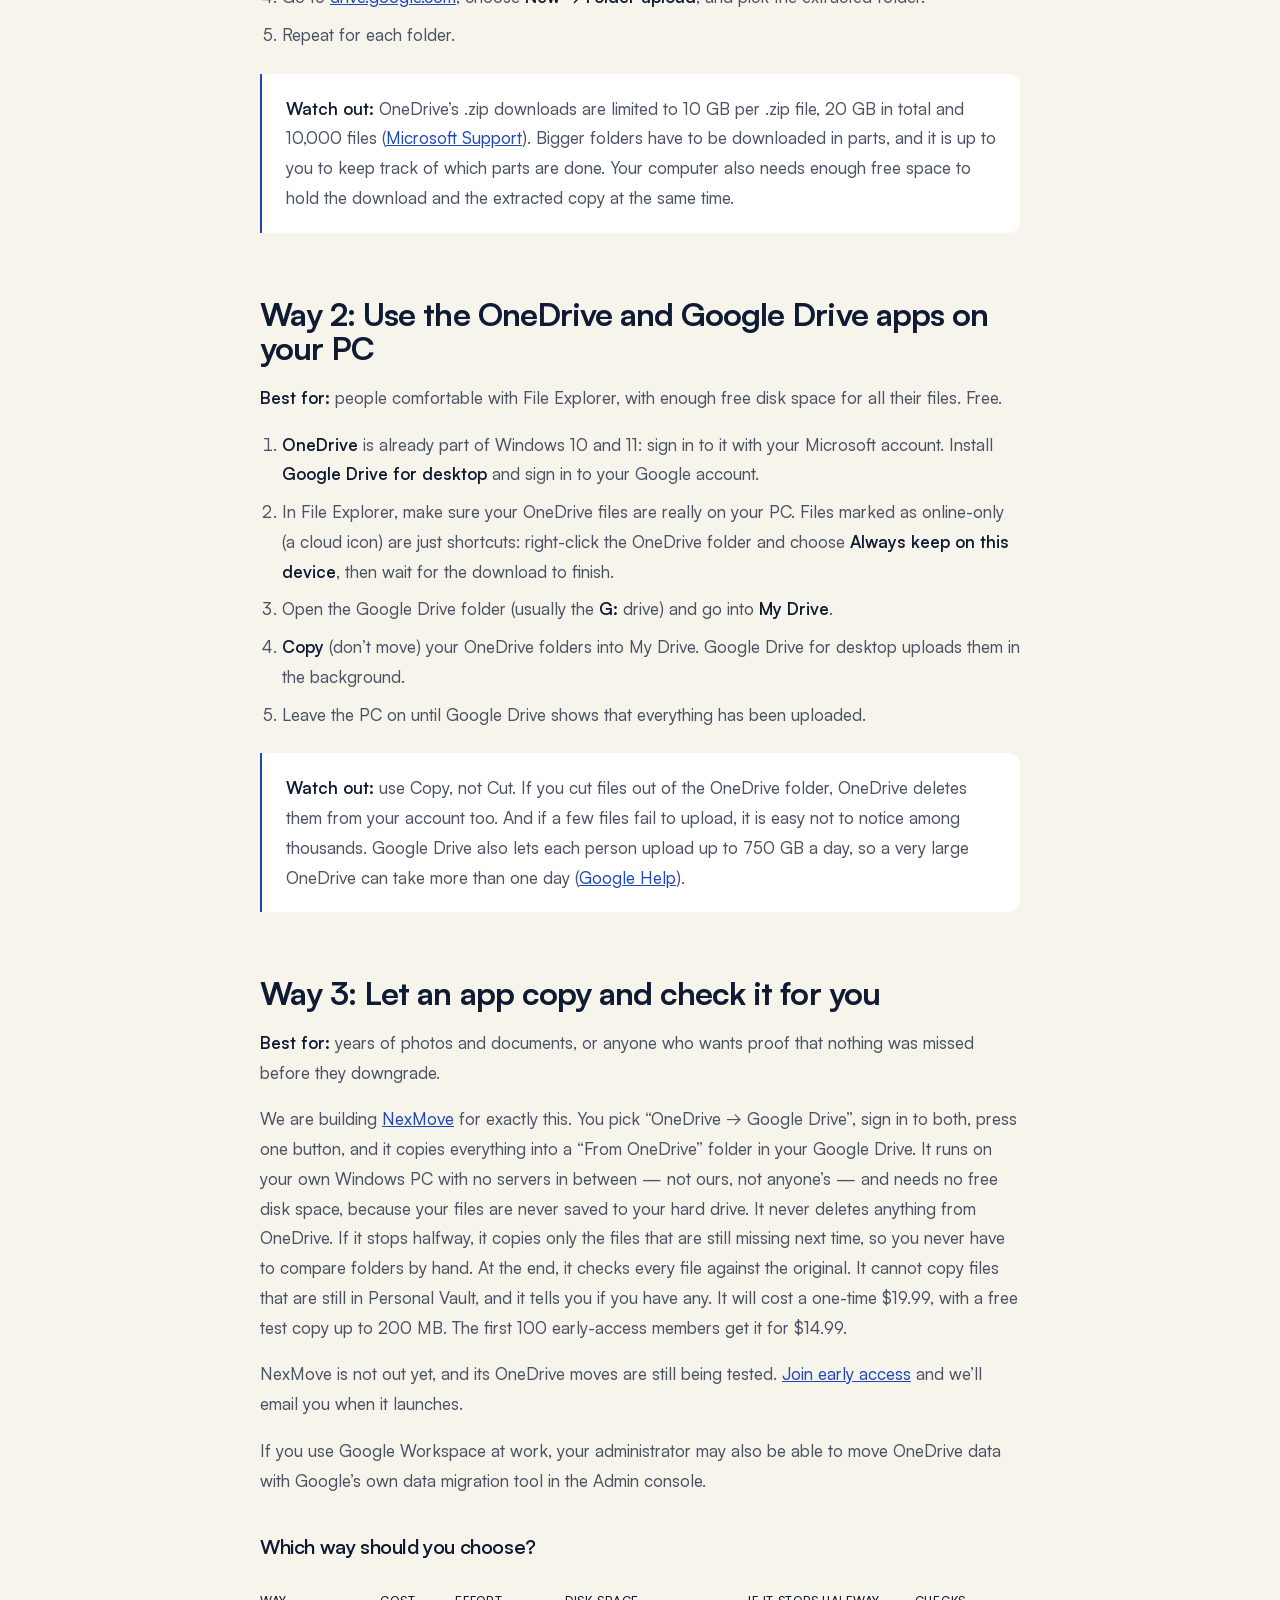
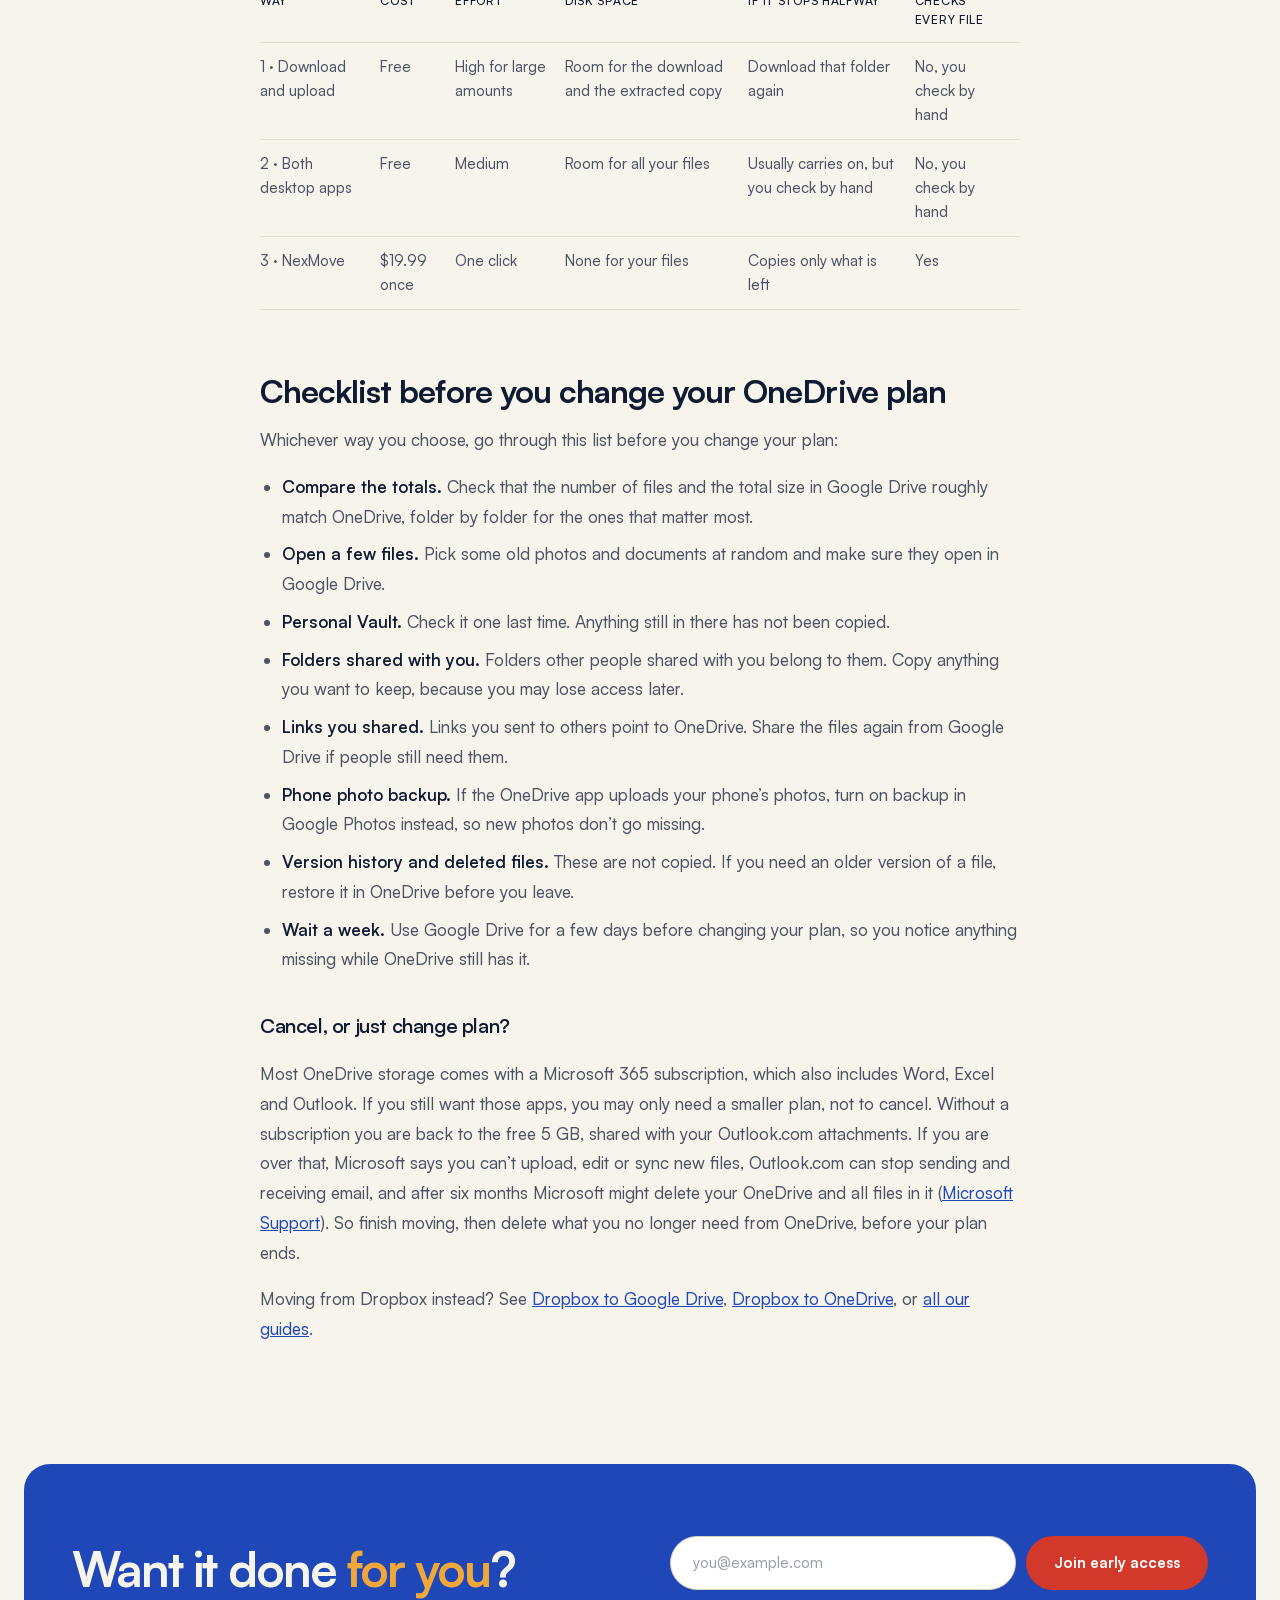
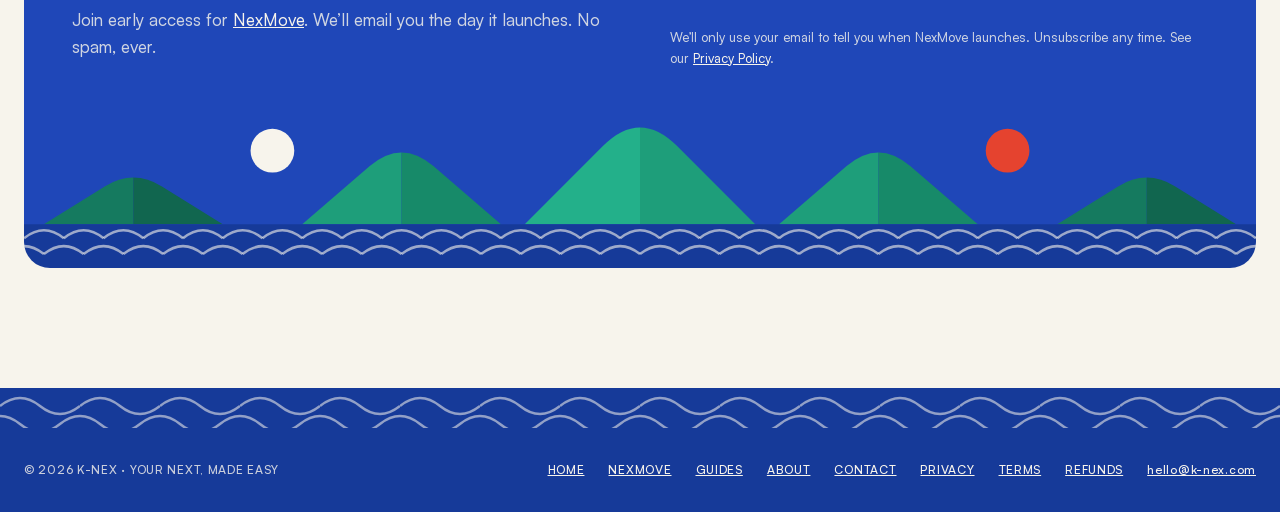
<file: guides/move-onedrive-to-google-drive/index.html>
<!doctype html>
<html lang="en">
<head>
<meta charset="utf-8">
<meta name="viewport" content="width=device-width, initial-scale=1">
<title>How to Move Files from OneDrive to Google Drive (3 Ways) — K-NEX</title>
<meta name="description" content="Three ways to move your files from OneDrive to Google Drive, from free and manual to an app that does it for you, plus Personal Vault and a checklist before you change your Microsoft 365 plan.">
<link rel="canonical" href="https://k-nex.com/guides/move-onedrive-to-google-drive/">
<meta property="og:type" content="article">
<meta property="og:title" content="How to Move Files from OneDrive to Google Drive (3 Ways)">
<meta property="og:description" content="Free and one-click ways to move from OneDrive to Google Drive, and what to check before you change your OneDrive plan.">
<meta property="og:url" content="https://k-nex.com/guides/move-onedrive-to-google-drive/">
<meta name="theme-color" content="#F7F4EC">
<meta name="color-scheme" content="only light">
<link rel="icon" href="/favicon.ico" sizes="32x32">
<link rel="icon" href="/favicon.svg" type="image/svg+xml">
<link rel="apple-touch-icon" href="/apple-touch-icon.png">
<link rel="preload" href="/fonts/Satoshi-Variable.woff2" as="font" type="font/woff2" crossorigin>
<link rel="stylesheet" href="/page.css">
<script type="application/ld+json">
{
  "@context": "https://schema.org",
  "@type": "Article",
  "headline": "How to Move Files from OneDrive to Google Drive (3 Ways)",
  "datePublished": "2026-10-31",
  "dateModified": "2026-10-31",
  "author": { "@type": "Person", "name": "Tim Kim", "url": "https://k-nex.com/" },
  "publisher": { "@type": "Organization", "name": "K-NEX", "url": "https://k-nex.com/" },
  "mainEntityOfPage": "https://k-nex.com/guides/move-onedrive-to-google-drive/"
}
</script>
</head>
<body>

<header>
  <div class="wrap bar">
    <a class="logo" href="/" aria-label="K-NEX home"><svg viewBox="0 0 610 136" width="126" height="28" aria-hidden="true" focusable="false"><g transform="scale(1.1333)"><defs><clipPath id="kxh"><rect width="120" height="120" rx="20"/></clipPath></defs><g clip-path="url(#kxh)"><rect width="120" height="120" fill="#1F47B8"/><circle cx="27" cy="26" r="9" fill="#F7F4EC"/><circle cx="93" cy="26" r="9" fill="#E5432F"/><path d="M-14 102L3.68 80.24Q12 68 20.32 80.24L38 102Z" fill="#157A5F"/><path d="M82 102L99.68 80.24Q108 68 116.32 80.24L134 102Z" fill="#157A5F"/><path d="M10 102L27.68 68Q36 50 44.32 68L62 102Z" fill="#1E9E7A"/><path d="M58 102L75.68 68Q84 50 92.32 68L110 102Z" fill="#1E9E7A"/><path d="M32 102L51.04 55.76Q60 32 68.96 55.76L88 102Z" fill="#23B08A"/><rect y="102" width="120" height="18" fill="#163A99"/></g></g><g transform="translate(190 18)"><path fill="#1F47B8" stroke="#1F47B8" stroke-width="6" stroke-linejoin="round" d="M0 0H22V100H0Z M22 38L54 0H82L22 66Z M40 44L84 100H56L26 60Z"/><rect x="104" y="42" width="34" height="16" rx="8" fill="currentColor"/><path fill="currentColor" transform="translate(-20 0)" d="M172 0H192V100H172Z M236 0H256V100H236Z M172 0H198L256 100H230Z M270 0H290V100H270Z M270 0H338V20H270Z M270 40H330V60H270Z M270 80H338V100H270Z M352 0H378L436 100H410Z M410 0H436L378 100H352Z"/></g></svg></a>
    <nav class="nav" aria-label="Main">
      <a href="/nexmove/">NexMove</a>
      <a href="/guides/" class="hide-sm">Guides</a>
      <a href="/about/" class="hide-sm">About</a>
      <a href="#early" class="pill">Early access</a>
    </nav>
  </div>
</header>

<main>
  <article class="article">
    <p class="kicker">/ GUIDE</p>
    <h1>How to move your files from OneDrive to Google Drive</h1>
    <p class="meta">BY TIM KIM · UPDATED 31 OCTOBER 2026 · 6 MIN READ</p>

    <p>Living in Google more than Microsoft these days, with Gmail, Google Photos and a Google One plan? Then keeping your files in OneDrive as well may mean paying for storage twice. There are three ways to move them to Google Drive. The right one depends on how much you have and how much time you want to spend checking it.</p>

    <div class="toc">
      <p>IN THIS GUIDE</p>
      <ol>
        <li><a href="#check-space">Before you start: check your Google storage and Personal Vault</a></li>
        <li><a href="#web">Way 1: Download from OneDrive, upload to Google Drive</a></li>
        <li><a href="#desktop">Way 2: Use the OneDrive and Google Drive apps on your PC</a></li>
        <li><a href="#app">Way 3: Let an app copy and check it for you</a></li>
        <li><a href="#cancel">Checklist before you change your OneDrive plan</a></li>
      </ol>
    </div>

    <h2 id="check-space">Before you start: check your Google storage and Personal Vault</h2>
    <p>A free Google account comes with <strong>15 GB</strong>, shared between Google Drive, Gmail and Google Photos. Compare that with how much you use in OneDrive:</p>
    <ol>
      <li>Go to <a href="https://onedrive.live.com/?v=managestorage" rel="noopener">onedrive.live.com/?v=managestorage</a> to see how much OneDrive space you use.</li>
      <li>Go to <a href="https://one.google.com/storage" rel="noopener">one.google.com/storage</a> to see how much Google space you have left.</li>
    </ol>
    <p>If OneDrive uses more than you have free in Google, buy more Google storage first, or clear out what you no longer need. Running out halfway is the most common reason a move goes wrong.</p>
    <p><strong>Personal Vault:</strong> files in OneDrive’s Personal Vault are locked behind an extra sign-in, and the vault locks itself again after a few minutes of not being used. It is easy to forget about it. Unlock it, and move anything you want to keep into a normal OneDrive folder before you start.</p>

    <h2 id="web">Way 1: Download from OneDrive, upload to Google Drive</h2>
    <p><strong>Best for:</strong> a few folders, a few gigabytes. Free, nothing to install.</p>
    <ol>
      <li>Sign in at <a href="https://onedrive.live.com" rel="noopener">onedrive.live.com</a>.</li>
      <li>Select a folder, then choose <strong>Download</strong>. OneDrive gives you a .zip file.</li>
      <li>On your computer, open the .zip and choose <strong>Extract all</strong>.</li>
      <li>Go to <a href="https://drive.google.com" rel="noopener">drive.google.com</a>, choose <strong>New → Folder upload</strong>, and pick the extracted folder.</li>
      <li>Repeat for each folder.</li>
    </ol>
    <div class="note"><p><strong>Watch out:</strong> OneDrive’s .zip downloads are limited to 10 GB per .zip file, 20 GB in total and 10,000 files (<a href="https://support.microsoft.com/en-us/office/download-files-and-folders-from-onedrive-or-sharepoint-5c7397b7-19c7-4893-84fe-d02e8fa5df05" rel="noopener">Microsoft Support</a>). Bigger folders have to be downloaded in parts, and it is up to you to keep track of which parts are done. Your computer also needs enough free space to hold the download and the extracted copy at the same time.</p></div>

    <h2 id="desktop">Way 2: Use the OneDrive and Google Drive apps on your PC</h2>
    <p><strong>Best for:</strong> people comfortable with File Explorer, with enough free disk space for all their files. Free.</p>
    <ol>
      <li><strong>OneDrive</strong> is already part of Windows 10 and 11: sign in to it with your Microsoft account. Install <strong>Google Drive for desktop</strong> and sign in to your Google account.</li>
      <li>In File Explorer, make sure your OneDrive files are really on your PC. Files marked as online-only (a cloud icon) are just shortcuts: right-click the OneDrive folder and choose <strong>Always keep on this device</strong>, then wait for the download to finish.</li>
      <li>Open the Google Drive folder (usually the <strong>G:</strong> drive) and go into <strong>My Drive</strong>.</li>
      <li><strong>Copy</strong> (don’t move) your OneDrive folders into My Drive. Google Drive for desktop uploads them in the background.</li>
      <li>Leave the PC on until Google Drive shows that everything has been uploaded.</li>
    </ol>
    <div class="note"><p><strong>Watch out:</strong> use Copy, not Cut. If you cut files out of the OneDrive folder, OneDrive deletes them from your account too. And if a few files fail to upload, it is easy not to notice among thousands. Google Drive also lets each person upload up to 750 GB a day, so a very large OneDrive can take more than one day (<a href="https://support.google.com/a/answer/172541" rel="noopener">Google Help</a>).</p></div>

    <h2 id="app">Way 3: Let an app copy and check it for you</h2>
    <p><strong>Best for:</strong> years of photos and documents, or anyone who wants proof that nothing was missed before they downgrade.</p>
    <p>We are building <a href="/nexmove/">NexMove</a> for exactly this. You pick “OneDrive → Google Drive”, sign in to both, press one button, and it copies everything into a “From OneDrive” folder in your Google Drive. It runs on your own Windows PC with no servers in between — not ours, not anyone’s — and needs no free disk space, because your files are never saved to your hard drive. It never deletes anything from OneDrive. If it stops halfway, it copies only the files that are still missing next time, so you never have to compare folders by hand. At the end, it checks every file against the original. It cannot copy files that are still in Personal Vault, and it tells you if you have any. It will cost a one-time $19.99, with a free test copy up to 200 MB. The first 100 early-access members get it for $14.99.</p>
    <p>NexMove is not out yet, and its OneDrive moves are still being tested. <a href="#early">Join early access</a> and we’ll email you when it launches.</p>
    <p>If you use Google Workspace at work, your administrator may also be able to move OneDrive data with Google’s own data migration tool in the Admin console.</p>

    <h3>Which way should you choose?</h3>
    <table class="compare">
      <thead><tr><th>WAY</th><th>COST</th><th>EFFORT</th><th>DISK SPACE</th><th>IF IT STOPS HALFWAY</th><th>CHECKS EVERY FILE</th></tr></thead>
      <tbody>
        <tr><td data-label="Way">1 · Download and upload</td><td data-label="Cost">Free</td><td data-label="Effort">High for large amounts</td><td data-label="Disk space">Room for the download and the extracted copy</td><td data-label="If it stops halfway">Download that folder again</td><td data-label="Checks every file">No, you check by hand</td></tr>
        <tr><td data-label="Way">2 · Both desktop apps</td><td data-label="Cost">Free</td><td data-label="Effort">Medium</td><td data-label="Disk space">Room for all your files</td><td data-label="If it stops halfway">Usually carries on, but you check by hand</td><td data-label="Checks every file">No, you check by hand</td></tr>
        <tr><td data-label="Way">3 · NexMove</td><td data-label="Cost">$19.99 once</td><td data-label="Effort">One click</td><td data-label="Disk space">None for your files</td><td data-label="If it stops halfway">Copies only what is left</td><td data-label="Checks every file">Yes</td></tr>
      </tbody>
    </table>

    <h2 id="cancel">Checklist before you change your OneDrive plan</h2>
    <p>Whichever way you choose, go through this list before you change your plan:</p>
    <ul>
      <li><strong>Compare the totals.</strong> Check that the number of files and the total size in Google Drive roughly match OneDrive, folder by folder for the ones that matter most.</li>
      <li><strong>Open a few files.</strong> Pick some old photos and documents at random and make sure they open in Google Drive.</li>
      <li><strong>Personal Vault.</strong> Check it one last time. Anything still in there has not been copied.</li>
      <li><strong>Folders shared with you.</strong> Folders other people shared with you belong to them. Copy anything you want to keep, because you may lose access later.</li>
      <li><strong>Links you shared.</strong> Links you sent to others point to OneDrive. Share the files again from Google Drive if people still need them.</li>
      <li><strong>Phone photo backup.</strong> If the OneDrive app uploads your phone’s photos, turn on backup in Google Photos instead, so new photos don’t go missing.</li>
      <li><strong>Version history and deleted files.</strong> These are not copied. If you need an older version of a file, restore it in OneDrive before you leave.</li>
      <li><strong>Wait a week.</strong> Use Google Drive for a few days before changing your plan, so you notice anything missing while OneDrive still has it.</li>
    </ul>
    <h3>Cancel, or just change plan?</h3>
    <p>Most OneDrive storage comes with a Microsoft 365 subscription, which also includes Word, Excel and Outlook. If you still want those apps, you may only need a smaller plan, not to cancel. Without a subscription you are back to the free 5 GB, shared with your Outlook.com attachments. If you are over that, Microsoft says you can’t upload, edit or sync new files, Outlook.com can stop sending and receiving email, and after six months Microsoft might delete your OneDrive and all files in it (<a href="https://support.microsoft.com/en-us/onedrive/microsoft-storage-faqs" rel="noopener">Microsoft Support</a>). So finish moving, then delete what you no longer need from OneDrive, before your plan ends.</p>
    <p>Moving from Dropbox instead? See <a href="/guides/move-dropbox-to-google-drive/">Dropbox to Google Drive</a>, <a href="/guides/move-dropbox-to-onedrive/">Dropbox to OneDrive</a>, or <a href="/guides/">all our guides</a>.</p>
  </article>

  <div class="wrap">
    <section id="early" class="cta">
      <div>
        <h2>Want it done <em>for you</em>?</h2>
        <p class="muted" style="margin:0;font-size:17px">Join early access for <a href="/nexmove/">NexMove</a>. We’ll email you the day it launches. No spam, ever.</p>
      </div>
      <form data-kind="early-access" data-source="guide-onedrive-to-google-drive" novalidate>
        <div class="row">
          <label for="early-email" class="sr">Email address</label>
          <input id="early-email" class="knex-input" name="email" type="email" required autocomplete="email" placeholder="you@example.com">
          <input class="hp" name="_gotcha" type="text" tabindex="-1" autocomplete="off" aria-hidden="true">
          <button class="knex-btn" type="submit">Join early access</button>
        </div>
        <p class="knex-status" role="status" aria-live="polite"></p>
        <p class="fine">We’ll only use your email to tell you when NexMove launches. Unsubscribe any time. See our <a href="/privacy.html">Privacy Policy</a>.</p>
      </form>
    </section>
  </div>
</main>

<footer>
  <div class="wrap">
    <span>© 2026 K-NEX · YOUR NEXT, MADE EASY</span>
    <nav aria-label="Footer">
      <a href="/">HOME</a>
      <a href="/nexmove/">NEXMOVE</a>
      <a href="/guides/">GUIDES</a>
      <a href="/about/">ABOUT</a>
      <a href="/contact/">CONTACT</a>
      <a href="/privacy.html">PRIVACY</a>
      <a href="/terms.html">TERMS</a>
      <a href="/refund.html">REFUNDS</a>
      <a href="mailto:hello@k-nex.com">hello@k-nex.com</a>
    </nav>
  </div>
</footer>
<script src="/early-access.js"></script>
</body>
</html>
</file>
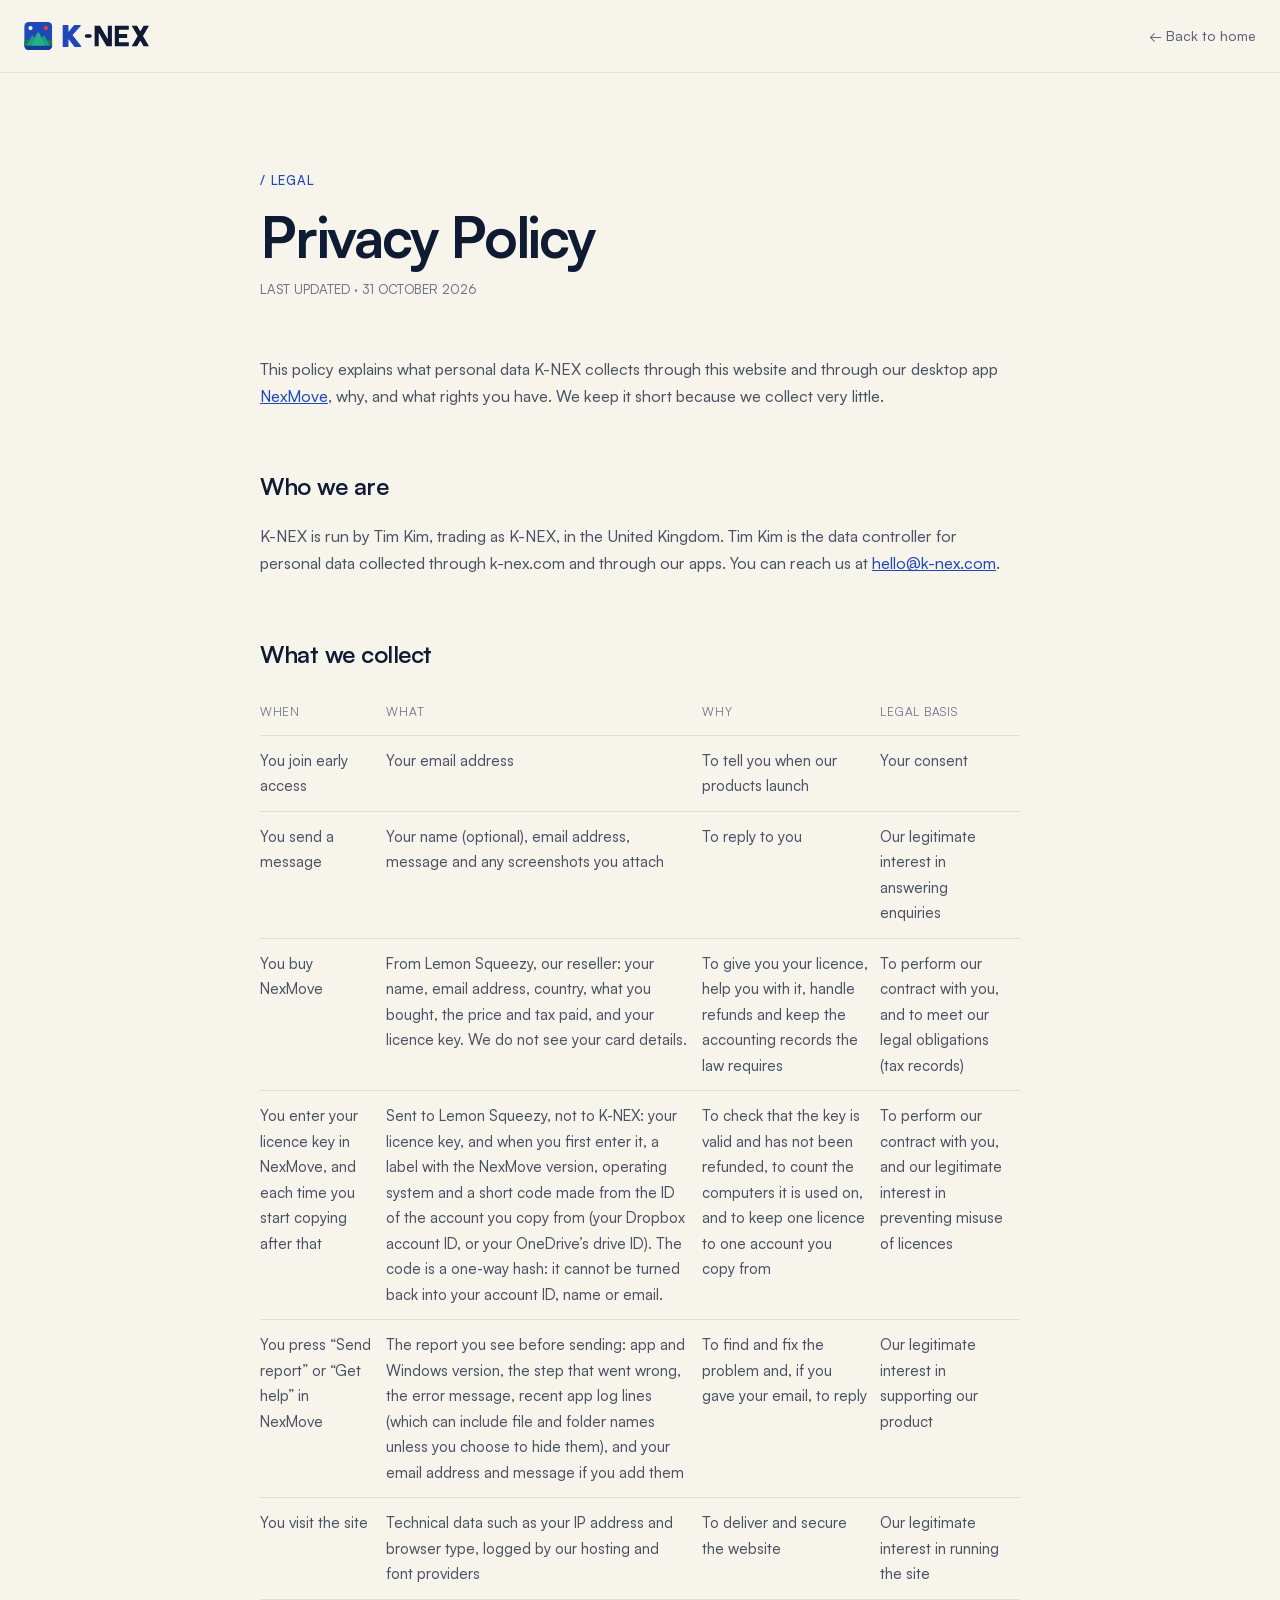
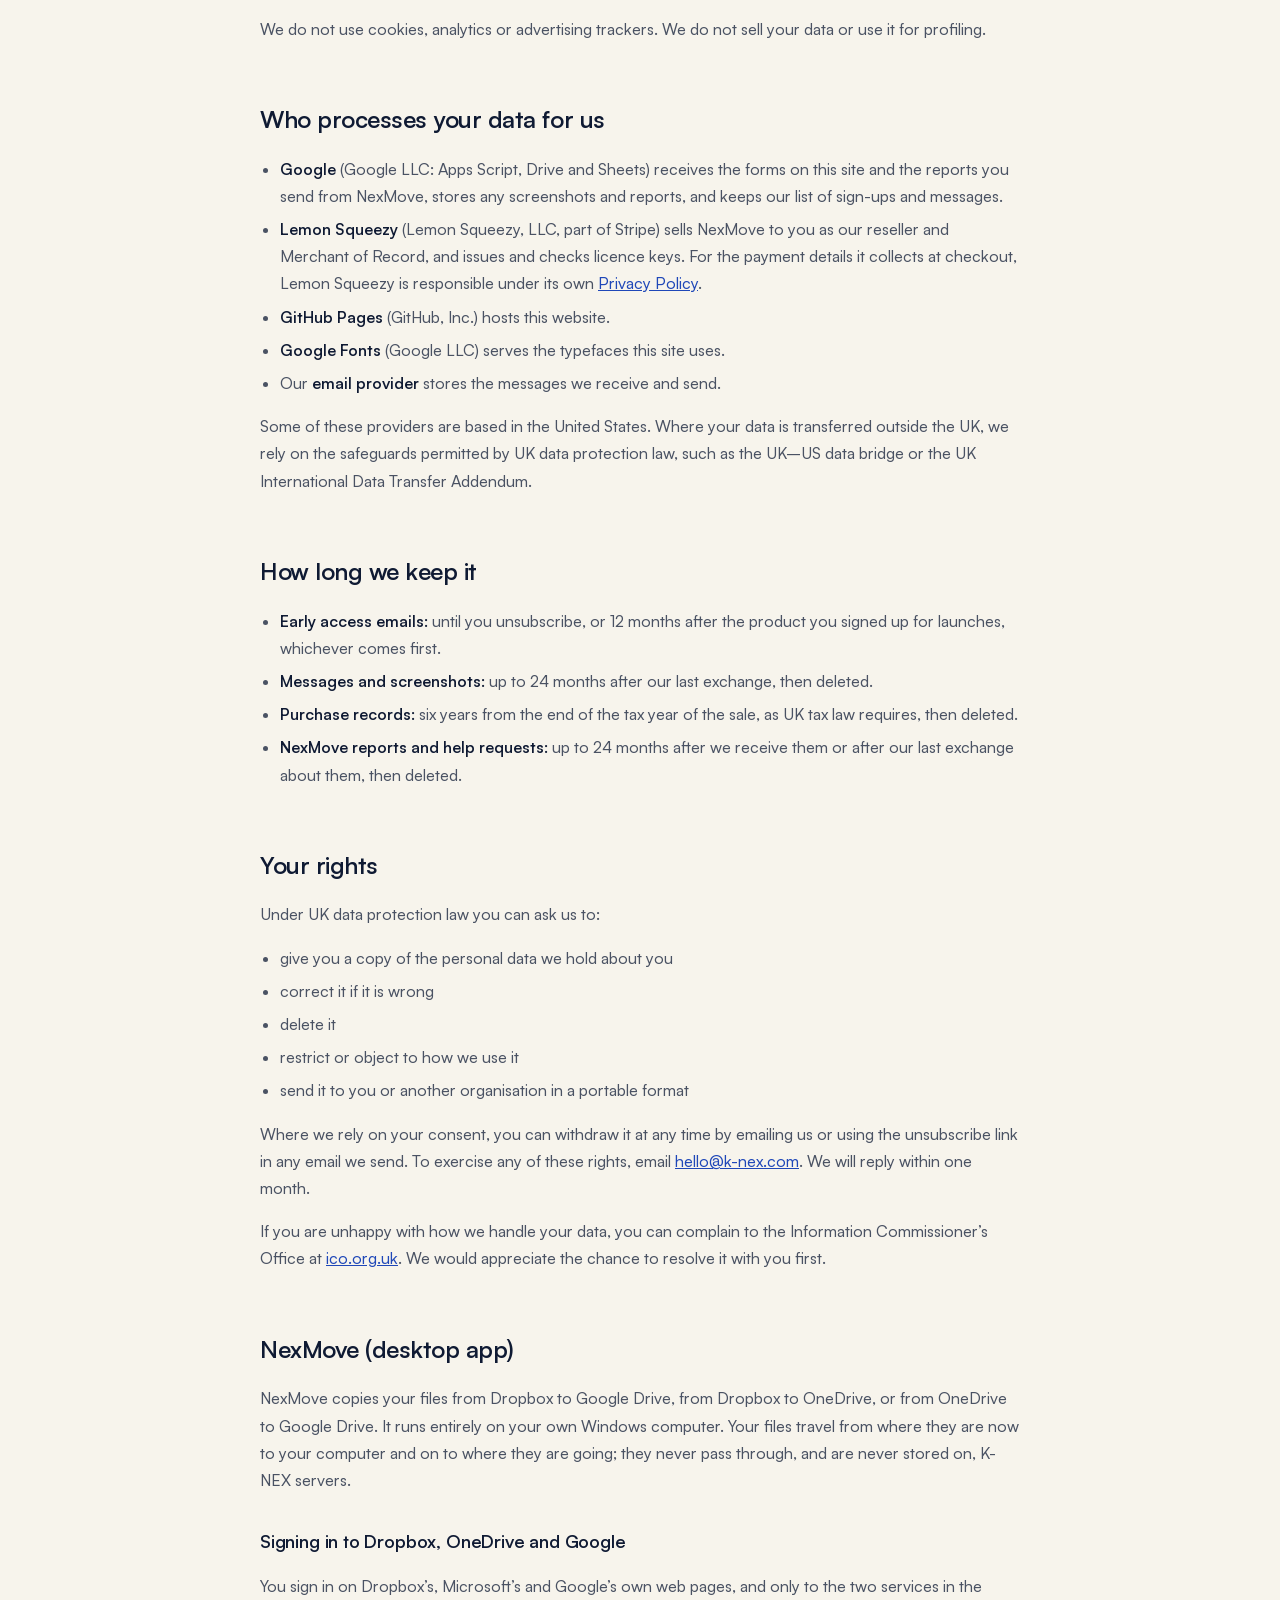
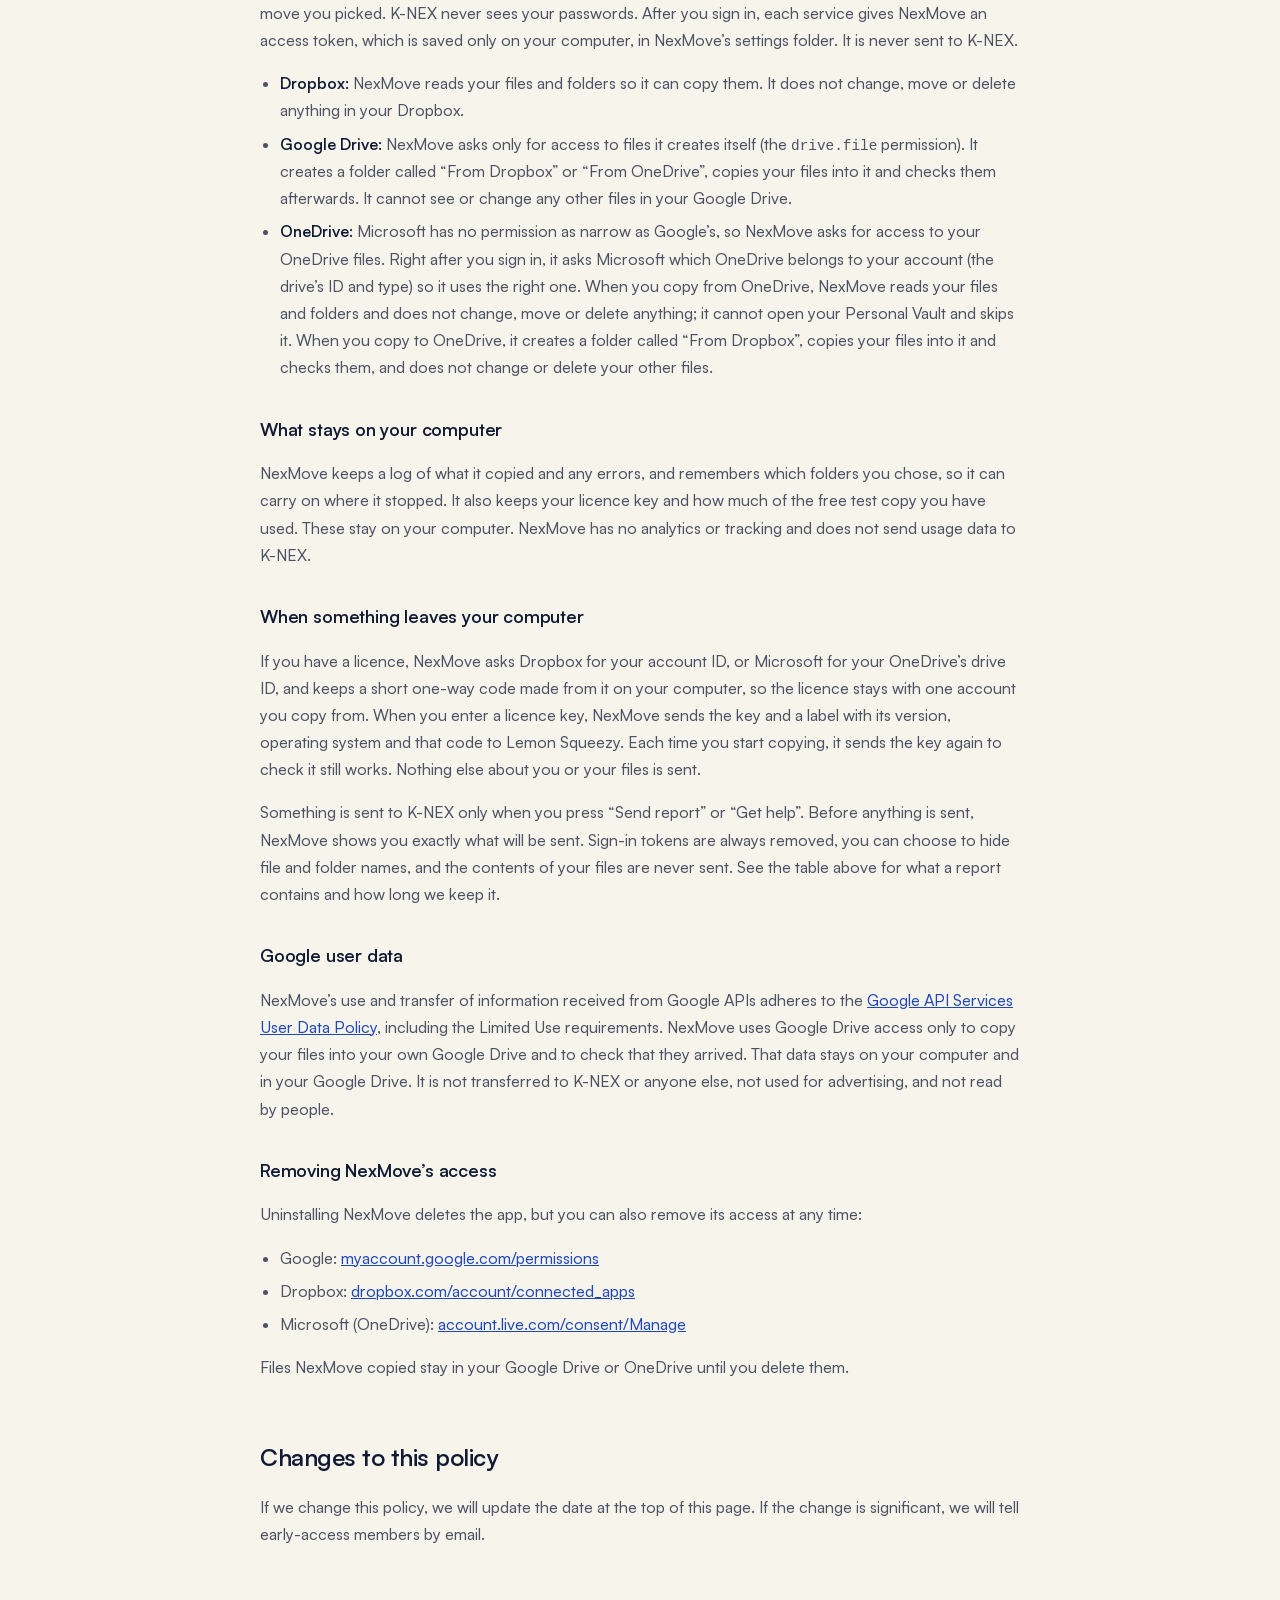
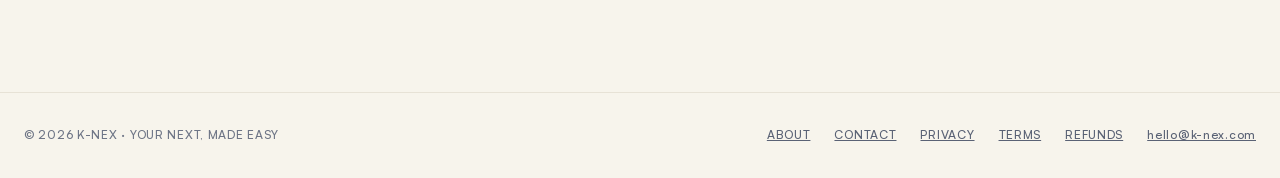
<file: privacy.html>
<!doctype html>
<html lang="en">
<head>
<meta charset="utf-8">
<meta name="viewport" content="width=device-width, initial-scale=1">
<title>Privacy Policy — K-NEX</title>
<meta name="description" content="How K-NEX collects, uses and protects your personal data.">
<meta name="theme-color" content="#F7F4EC">
<meta name="color-scheme" content="only light">
<link rel="icon" href="/favicon.ico" sizes="32x32">
<link rel="icon" href="/favicon.svg" type="image/svg+xml">
<link rel="apple-touch-icon" href="/apple-touch-icon.png">
<link rel="preload" href="/fonts/Satoshi-Variable.woff2" as="font" type="font/woff2" crossorigin>
<link rel="stylesheet" href="legal.css">
</head>
<body>
<header><div class="bar"><a class="logo" href="./" aria-label="K-NEX home"><svg viewBox="0 0 610 136" width="126" height="28" aria-hidden="true" focusable="false"><g transform="scale(1.1333)"><defs><clipPath id="kxh"><rect width="120" height="120" rx="20"/></clipPath></defs><g clip-path="url(#kxh)"><rect width="120" height="120" fill="#1F47B8"/><circle cx="27" cy="26" r="9" fill="#F7F4EC"/><circle cx="93" cy="26" r="9" fill="#E5432F"/><path d="M-14 102L3.68 80.24Q12 68 20.32 80.24L38 102Z" fill="#157A5F"/><path d="M82 102L99.68 80.24Q108 68 116.32 80.24L134 102Z" fill="#157A5F"/><path d="M10 102L27.68 68Q36 50 44.32 68L62 102Z" fill="#1E9E7A"/><path d="M58 102L75.68 68Q84 50 92.32 68L110 102Z" fill="#1E9E7A"/><path d="M32 102L51.04 55.76Q60 32 68.96 55.76L88 102Z" fill="#23B08A"/><rect y="102" width="120" height="18" fill="#163A99"/></g></g><g transform="translate(190 18)"><path fill="#1F47B8" stroke="#1F47B8" stroke-width="6" stroke-linejoin="round" d="M0 0H22V100H0Z M22 38L54 0H82L22 66Z M40 44L84 100H56L26 60Z"/><rect x="104" y="42" width="34" height="16" rx="8" fill="currentColor"/><path fill="currentColor" transform="translate(-20 0)" d="M172 0H192V100H172Z M236 0H256V100H236Z M172 0H198L256 100H230Z M270 0H290V100H270Z M270 0H338V20H270Z M270 40H330V60H270Z M270 80H338V100H270Z M352 0H378L436 100H410Z M410 0H436L378 100H352Z"/></g></svg></a><a class="back" href="./">← Back to home</a></div></header>
<main>
  <p class="kicker">/ LEGAL</p>
  <h1>Privacy Policy</h1>
  <p class="meta">LAST UPDATED · 31 OCTOBER 2026</p>

  <p>This policy explains what personal data K-NEX collects through this website and through our desktop app <a href="#nexmove">NexMove</a>, why, and what rights you have. We keep it short because we collect very little.</p>

  <h2>Who we are</h2>
  <p>K-NEX is run by Tim Kim, trading as K-NEX, in the United Kingdom. Tim Kim is the data controller for personal data collected through k-nex.com and through our apps. You can reach us at <a href="mailto:hello@k-nex.com">hello@k-nex.com</a>.</p>

  <h2>What we collect</h2>
  <table>
    <thead><tr><th>WHEN</th><th>WHAT</th><th>WHY</th><th>LEGAL BASIS</th></tr></thead>
    <tbody>
      <tr><td data-label="When">You join early access</td><td data-label="What">Your email address</td><td data-label="Why">To tell you when our products launch</td><td data-label="Legal basis">Your consent</td></tr>
      <tr><td data-label="When">You send a message</td><td data-label="What">Your name (optional), email address, message and any screenshots you attach</td><td data-label="Why">To reply to you</td><td data-label="Legal basis">Our legitimate interest in answering enquiries</td></tr>
      <tr><td data-label="When">You buy NexMove</td><td data-label="What">From Lemon Squeezy, our reseller: your name, email address, country, what you bought, the price and tax paid, and your licence key. We do not see your card details.</td><td data-label="Why">To give you your licence, help you with it, handle refunds and keep the accounting records the law requires</td><td data-label="Legal basis">To perform our contract with you, and to meet our legal obligations (tax records)</td></tr>
      <tr><td data-label="When">You enter your licence key in NexMove, and each time you start copying after that</td><td data-label="What">Sent to Lemon Squeezy, not to K-NEX: your licence key, and when you first enter it, a label with the NexMove version, operating system and a short code made from the ID of the account you copy from (your Dropbox account ID, or your OneDrive’s drive ID). The code is a one-way hash: it cannot be turned back into your account ID, name or email.</td><td data-label="Why">To check that the key is valid and has not been refunded, to count the computers it is used on, and to keep one licence to one account you copy from</td><td data-label="Legal basis">To perform our contract with you, and our legitimate interest in preventing misuse of licences</td></tr>
      <tr><td data-label="When">You press “Send report” or “Get help” in NexMove</td><td data-label="What">The report you see before sending: app and Windows version, the step that went wrong, the error message, recent app log lines (which can include file and folder names unless you choose to hide them), and your email address and message if you add them</td><td data-label="Why">To find and fix the problem and, if you gave your email, to reply</td><td data-label="Legal basis">Our legitimate interest in supporting our product</td></tr>
      <tr><td data-label="When">You visit the site</td><td data-label="What">Technical data such as your IP address and browser type, logged by our hosting and font providers</td><td data-label="Why">To deliver and secure the website</td><td data-label="Legal basis">Our legitimate interest in running the site</td></tr>
    </tbody>
  </table>
  <p>We do not use cookies, analytics or advertising trackers. We do not sell your data or use it for profiling.</p>

  <h2>Who processes your data for us</h2>
  <ul>
    <li><strong>Google</strong> (Google LLC: Apps Script, Drive and Sheets) receives the forms on this site and the reports you send from NexMove, stores any screenshots and reports, and keeps our list of sign-ups and messages.</li>
    <li><strong>Lemon Squeezy</strong> (Lemon Squeezy, LLC, part of Stripe) sells NexMove to you as our reseller and Merchant of Record, and issues and checks licence keys. For the payment details it collects at checkout, Lemon Squeezy is responsible under its own <a href="https://www.lemonsqueezy.com/privacy">Privacy Policy</a>.</li>
    <li><strong>GitHub Pages</strong> (GitHub, Inc.) hosts this website.</li>
    <li><strong>Google Fonts</strong> (Google LLC) serves the typefaces this site uses.</li>
    <li>Our <strong>email provider</strong> stores the messages we receive and send.</li>
  </ul>
  <p>Some of these providers are based in the United States. Where your data is transferred outside the UK, we rely on the safeguards permitted by UK data protection law, such as the UK–US data bridge or the UK International Data Transfer Addendum.</p>

  <h2>How long we keep it</h2>
  <ul>
    <li><strong>Early access emails:</strong> until you unsubscribe, or 12 months after the product you signed up for launches, whichever comes first.</li>
    <li><strong>Messages and screenshots:</strong> up to 24 months after our last exchange, then deleted.</li>
    <li><strong>Purchase records:</strong> six years from the end of the tax year of the sale, as UK tax law requires, then deleted.</li>
    <li><strong>NexMove reports and help requests:</strong> up to 24 months after we receive them or after our last exchange about them, then deleted.</li>
  </ul>

  <h2>Your rights</h2>
  <p>Under UK data protection law you can ask us to:</p>
  <ul>
    <li>give you a copy of the personal data we hold about you</li>
    <li>correct it if it is wrong</li>
    <li>delete it</li>
    <li>restrict or object to how we use it</li>
    <li>send it to you or another organisation in a portable format</li>
  </ul>
  <p>Where we rely on your consent, you can withdraw it at any time by emailing us or using the unsubscribe link in any email we send. To exercise any of these rights, email <a href="mailto:hello@k-nex.com">hello@k-nex.com</a>. We will reply within one month.</p>
  <p>If you are unhappy with how we handle your data, you can complain to the Information Commissioner’s Office at <a href="https://ico.org.uk/make-a-complaint/">ico.org.uk</a>. We would appreciate the chance to resolve it with you first.</p>

  <h2 id="nexmove">NexMove (desktop app)</h2>
  <p>NexMove copies your files from Dropbox to Google Drive, from Dropbox to OneDrive, or from OneDrive to Google Drive. It runs entirely on your own Windows computer. Your files travel from where they are now to your computer and on to where they are going; they never pass through, and are never stored on, K-NEX servers.</p>

  <h3>Signing in to Dropbox, OneDrive and Google</h3>
  <p>You sign in on Dropbox’s, Microsoft’s and Google’s own web pages, and only to the two services in the move you picked. K-NEX never sees your passwords. After you sign in, each service gives NexMove an access token, which is saved only on your computer, in NexMove’s settings folder. It is never sent to K-NEX.</p>
  <ul>
    <li><strong>Dropbox:</strong> NexMove reads your files and folders so it can copy them. It does not change, move or delete anything in your Dropbox.</li>
    <li><strong>Google Drive:</strong> NexMove asks only for access to files it creates itself (the <code>drive.file</code> permission). It creates a folder called “From Dropbox” or “From OneDrive”, copies your files into it and checks them afterwards. It cannot see or change any other files in your Google Drive.</li>
    <li><strong>OneDrive:</strong> Microsoft has no permission as narrow as Google’s, so NexMove asks for access to your OneDrive files. Right after you sign in, it asks Microsoft which OneDrive belongs to your account (the drive’s ID and type) so it uses the right one. When you copy from OneDrive, NexMove reads your files and folders and does not change, move or delete anything; it cannot open your Personal Vault and skips it. When you copy to OneDrive, it creates a folder called “From Dropbox”, copies your files into it and checks them, and does not change or delete your other files.</li>
  </ul>

  <h3>What stays on your computer</h3>
  <p>NexMove keeps a log of what it copied and any errors, and remembers which folders you chose, so it can carry on where it stopped. It also keeps your licence key and how much of the free test copy you have used. These stay on your computer. NexMove has no analytics or tracking and does not send usage data to K-NEX.</p>

  <h3>When something leaves your computer</h3>
  <p>If you have a licence, NexMove asks Dropbox for your account ID, or Microsoft for your OneDrive’s drive ID, and keeps a short one-way code made from it on your computer, so the licence stays with one account you copy from. When you enter a licence key, NexMove sends the key and a label with its version, operating system and that code to Lemon Squeezy. Each time you start copying, it sends the key again to check it still works. Nothing else about you or your files is sent.</p>
  <p>Something is sent to K-NEX only when you press “Send report” or “Get help”. Before anything is sent, NexMove shows you exactly what will be sent. Sign-in tokens are always removed, you can choose to hide file and folder names, and the contents of your files are never sent. See the table above for what a report contains and how long we keep it.</p>

  <h3>Google user data</h3>
  <p>NexMove’s use and transfer of information received from Google APIs adheres to the <a href="https://developers.google.com/terms/api-services-user-data-policy">Google API Services User Data Policy</a>, including the Limited Use requirements. NexMove uses Google Drive access only to copy your files into your own Google Drive and to check that they arrived. That data stays on your computer and in your Google Drive. It is not transferred to K-NEX or anyone else, not used for advertising, and not read by people.</p>

  <h3>Removing NexMove’s access</h3>
  <p>Uninstalling NexMove deletes the app, but you can also remove its access at any time:</p>
  <ul>
    <li>Google: <a href="https://myaccount.google.com/permissions">myaccount.google.com/permissions</a></li>
    <li>Dropbox: <a href="https://www.dropbox.com/account/connected_apps">dropbox.com/account/connected_apps</a></li>
    <li>Microsoft (OneDrive): <a href="https://account.live.com/consent/Manage">account.live.com/consent/Manage</a></li>
  </ul>
  <p>Files NexMove copied stay in your Google Drive or OneDrive until you delete them.</p>

  <h2>Changes to this policy</h2>
  <p>If we change this policy, we will update the date at the top of this page. If the change is significant, we will tell early-access members by email.</p>
</main>
<footer><div><span>© 2026 K-NEX · YOUR NEXT, MADE EASY</span><span style="display:flex;flex-wrap:wrap;gap:24px"><a href="/about/">ABOUT</a><a href="/contact/">CONTACT</a><a href="privacy.html">PRIVACY</a><a href="terms.html">TERMS</a><a href="refund.html">REFUNDS</a><a href="mailto:hello@k-nex.com">hello@k-nex.com</a></span></div></footer>
</body>
</html>
</file>
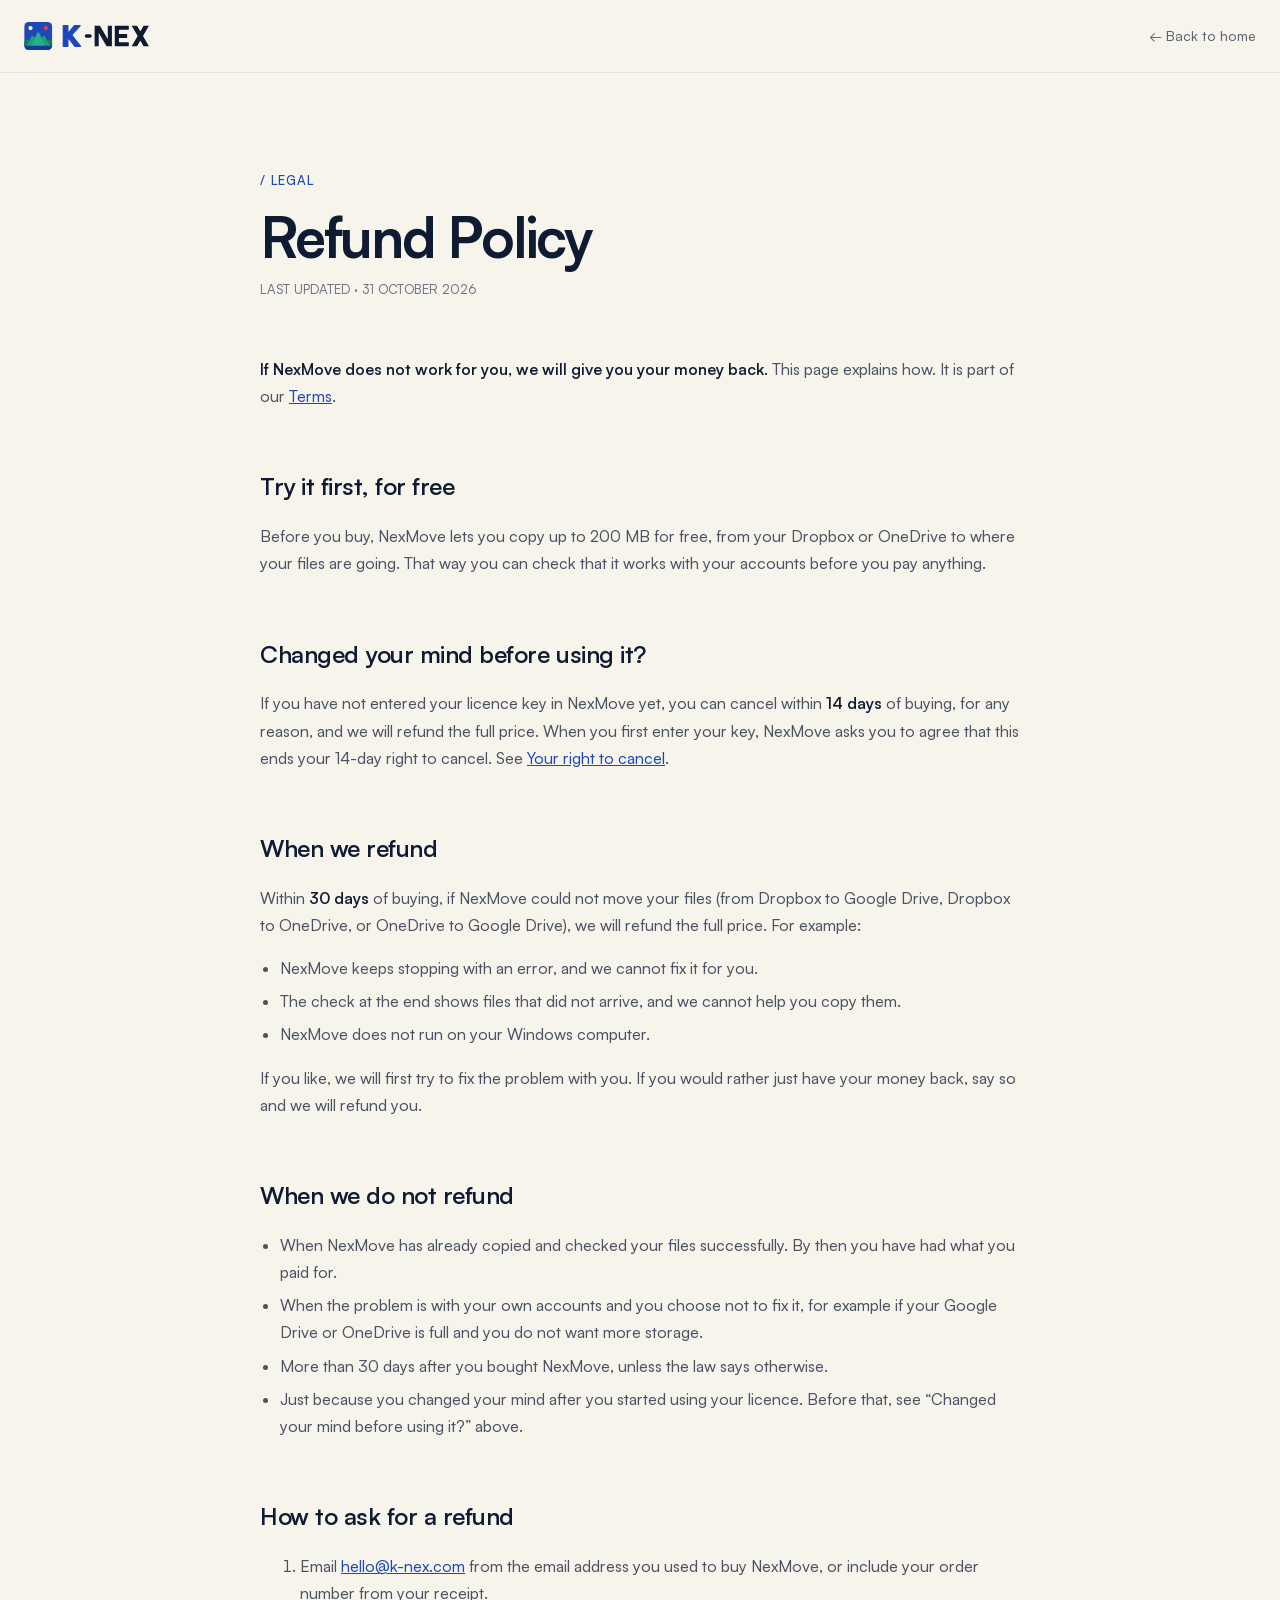
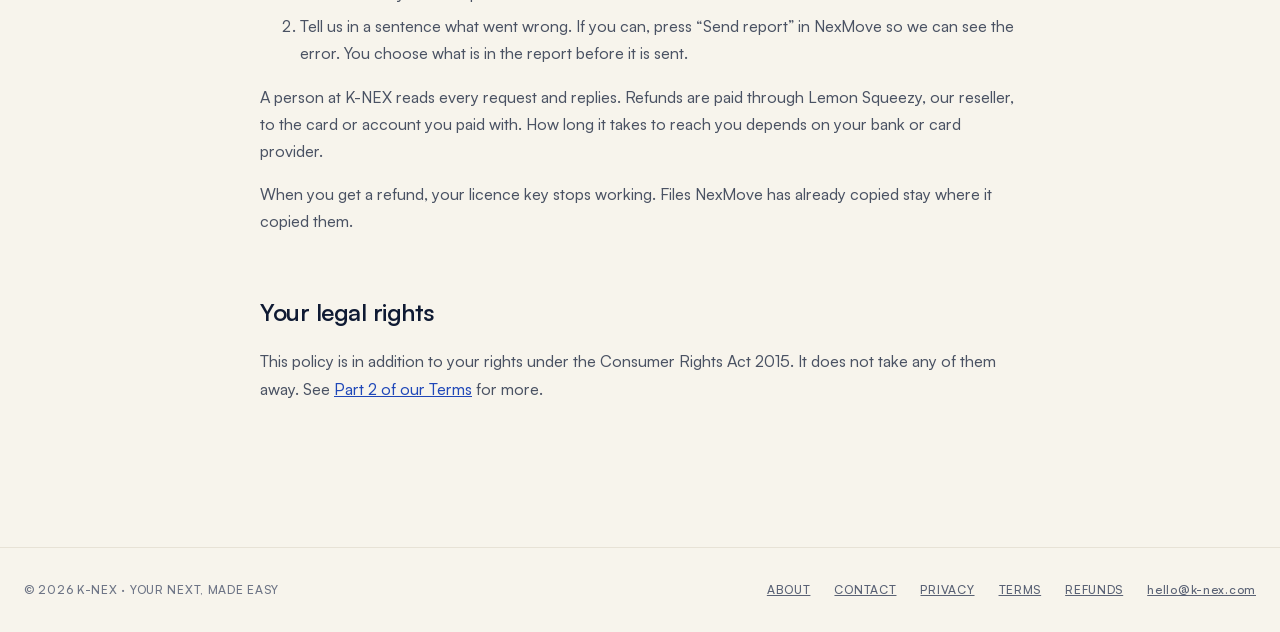
<file: refund.html>
<!doctype html>
<html lang="en">
<head>
<meta charset="utf-8">
<meta name="viewport" content="width=device-width, initial-scale=1">
<title>Refund Policy — K-NEX</title>
<meta name="description" content="When and how K-NEX refunds NexMove: if it does not work for you, you get your money back.">
<meta name="theme-color" content="#F7F4EC">
<meta name="color-scheme" content="only light">
<link rel="icon" href="/favicon.ico" sizes="32x32">
<link rel="icon" href="/favicon.svg" type="image/svg+xml">
<link rel="apple-touch-icon" href="/apple-touch-icon.png">
<link rel="preload" href="/fonts/Satoshi-Variable.woff2" as="font" type="font/woff2" crossorigin>
<link rel="stylesheet" href="legal.css">
</head>
<body>
<header><div class="bar"><a class="logo" href="./" aria-label="K-NEX home"><svg viewBox="0 0 610 136" width="126" height="28" aria-hidden="true" focusable="false"><g transform="scale(1.1333)"><defs><clipPath id="kxh"><rect width="120" height="120" rx="20"/></clipPath></defs><g clip-path="url(#kxh)"><rect width="120" height="120" fill="#1F47B8"/><circle cx="27" cy="26" r="9" fill="#F7F4EC"/><circle cx="93" cy="26" r="9" fill="#E5432F"/><path d="M-14 102L3.68 80.24Q12 68 20.32 80.24L38 102Z" fill="#157A5F"/><path d="M82 102L99.68 80.24Q108 68 116.32 80.24L134 102Z" fill="#157A5F"/><path d="M10 102L27.68 68Q36 50 44.32 68L62 102Z" fill="#1E9E7A"/><path d="M58 102L75.68 68Q84 50 92.32 68L110 102Z" fill="#1E9E7A"/><path d="M32 102L51.04 55.76Q60 32 68.96 55.76L88 102Z" fill="#23B08A"/><rect y="102" width="120" height="18" fill="#163A99"/></g></g><g transform="translate(190 18)"><path fill="#1F47B8" stroke="#1F47B8" stroke-width="6" stroke-linejoin="round" d="M0 0H22V100H0Z M22 38L54 0H82L22 66Z M40 44L84 100H56L26 60Z"/><rect x="104" y="42" width="34" height="16" rx="8" fill="currentColor"/><path fill="currentColor" transform="translate(-20 0)" d="M172 0H192V100H172Z M236 0H256V100H236Z M172 0H198L256 100H230Z M270 0H290V100H270Z M270 0H338V20H270Z M270 40H330V60H270Z M270 80H338V100H270Z M352 0H378L436 100H410Z M410 0H436L378 100H352Z"/></g></svg></a><a class="back" href="./">← Back to home</a></div></header>
<main>
  <p class="kicker">/ LEGAL</p>
  <h1>Refund Policy</h1>
  <p class="meta">LAST UPDATED · 31 OCTOBER 2026</p>

  <p><strong>If NexMove does not work for you, we will give you your money back.</strong> This page explains how. It is part of our <a href="terms.html#nexmove">Terms</a>.</p>

  <h2>Try it first, for free</h2>
  <p>Before you buy, NexMove lets you copy up to 200 MB for free, from your Dropbox or OneDrive to where your files are going. That way you can check that it works with your accounts before you pay anything.</p>

  <h2>Changed your mind before using it?</h2>
  <p>If you have not entered your licence key in NexMove yet, you can cancel within <strong>14 days</strong> of buying, for any reason, and we will refund the full price. When you first enter your key, NexMove asks you to agree that this ends your 14-day right to cancel. See <a href="terms.html#cancel">Your right to cancel</a>.</p>

  <h2>When we refund</h2>
  <p>Within <strong>30 days</strong> of buying, if NexMove could not move your files (from Dropbox to Google Drive, Dropbox to OneDrive, or OneDrive to Google Drive), we will refund the full price. For example:</p>
  <ul>
    <li>NexMove keeps stopping with an error, and we cannot fix it for you.</li>
    <li>The check at the end shows files that did not arrive, and we cannot help you copy them.</li>
    <li>NexMove does not run on your Windows computer.</li>
  </ul>
  <p>If you like, we will first try to fix the problem with you. If you would rather just have your money back, say so and we will refund you.</p>

  <h2>When we do not refund</h2>
  <ul>
    <li>When NexMove has already copied and checked your files successfully. By then you have had what you paid for.</li>
    <li>When the problem is with your own accounts and you choose not to fix it, for example if your Google Drive or OneDrive is full and you do not want more storage.</li>
    <li>More than 30 days after you bought NexMove, unless the law says otherwise.</li>
    <li>Just because you changed your mind after you started using your licence. Before that, see “Changed your mind before using it?” above.</li>
  </ul>

  <h2>How to ask for a refund</h2>
  <ol>
    <li>Email <a href="mailto:hello@k-nex.com">hello@k-nex.com</a> from the email address you used to buy NexMove, or include your order number from your receipt.</li>
    <li>Tell us in a sentence what went wrong. If you can, press “Send report” in NexMove so we can see the error. You choose what is in the report before it is sent.</li>
  </ol>
  <p>A person at K-NEX reads every request and replies. Refunds are paid through Lemon Squeezy, our reseller, to the card or account you paid with. How long it takes to reach you depends on your bank or card provider.</p>
  <p>When you get a refund, your licence key stops working. Files NexMove has already copied stay where it copied them.</p>

  <h2>Your legal rights</h2>
  <p>This policy is in addition to your rights under the Consumer Rights Act 2015. It does not take any of them away. See <a href="terms.html#nexmove">Part 2 of our Terms</a> for more.</p>
</main>
<footer><div><span>© 2026 K-NEX · YOUR NEXT, MADE EASY</span><span style="display:flex;flex-wrap:wrap;gap:24px"><a href="/about/">ABOUT</a><a href="/contact/">CONTACT</a><a href="privacy.html">PRIVACY</a><a href="terms.html">TERMS</a><a href="refund.html">REFUNDS</a><a href="mailto:hello@k-nex.com">hello@k-nex.com</a></span></div></footer>
</body>
</html>
</file>
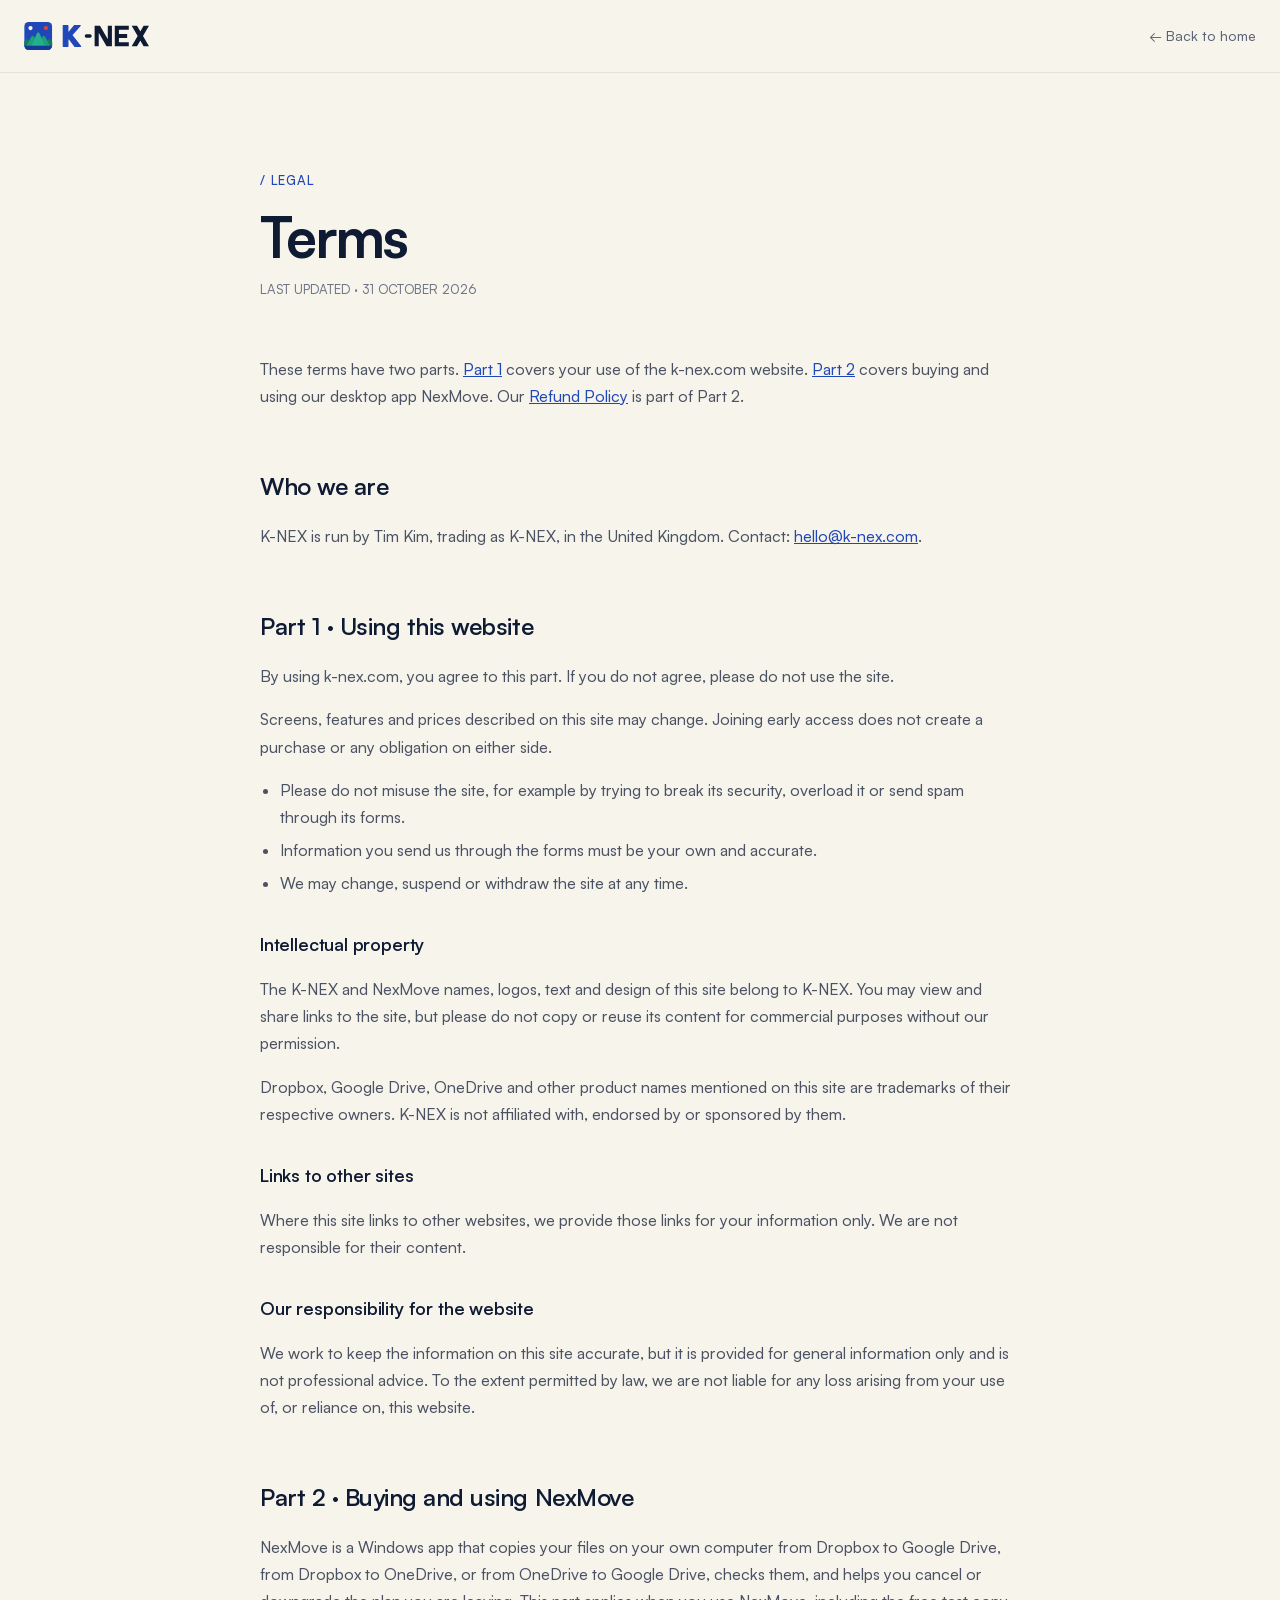
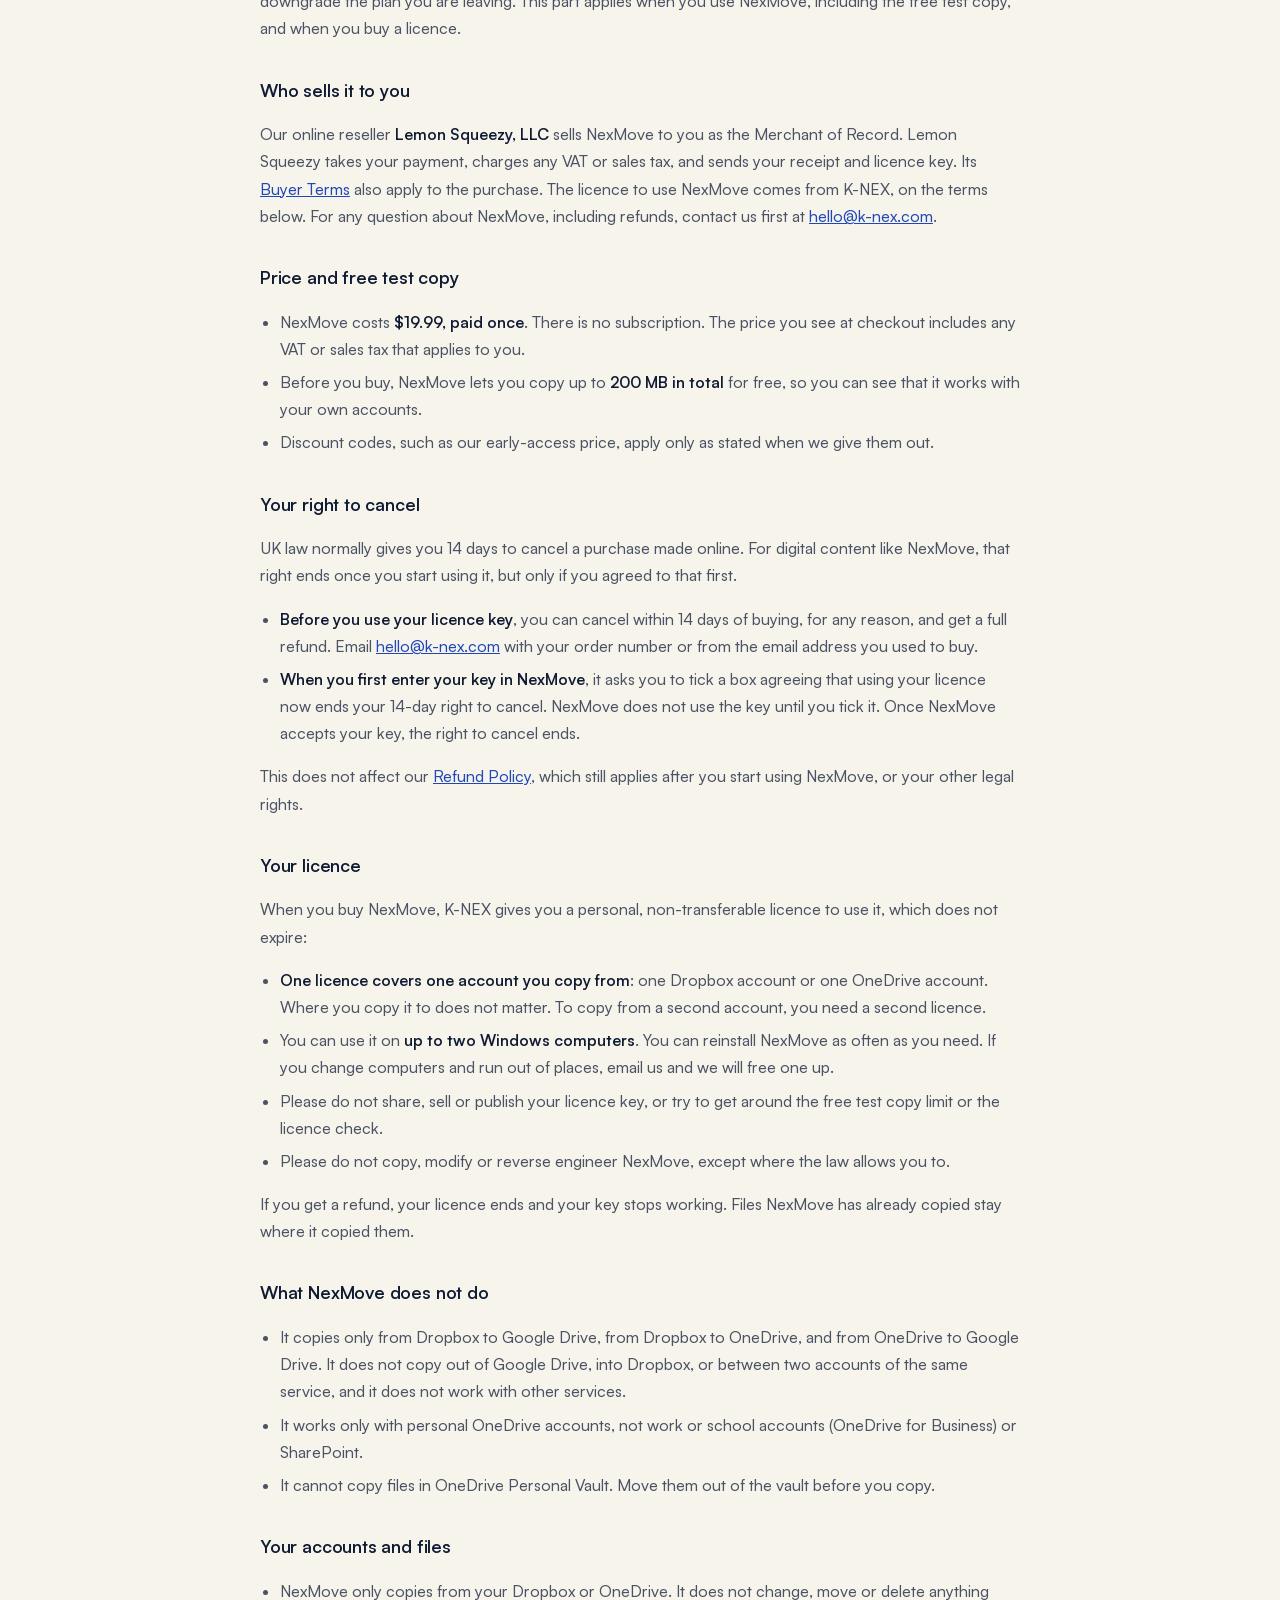
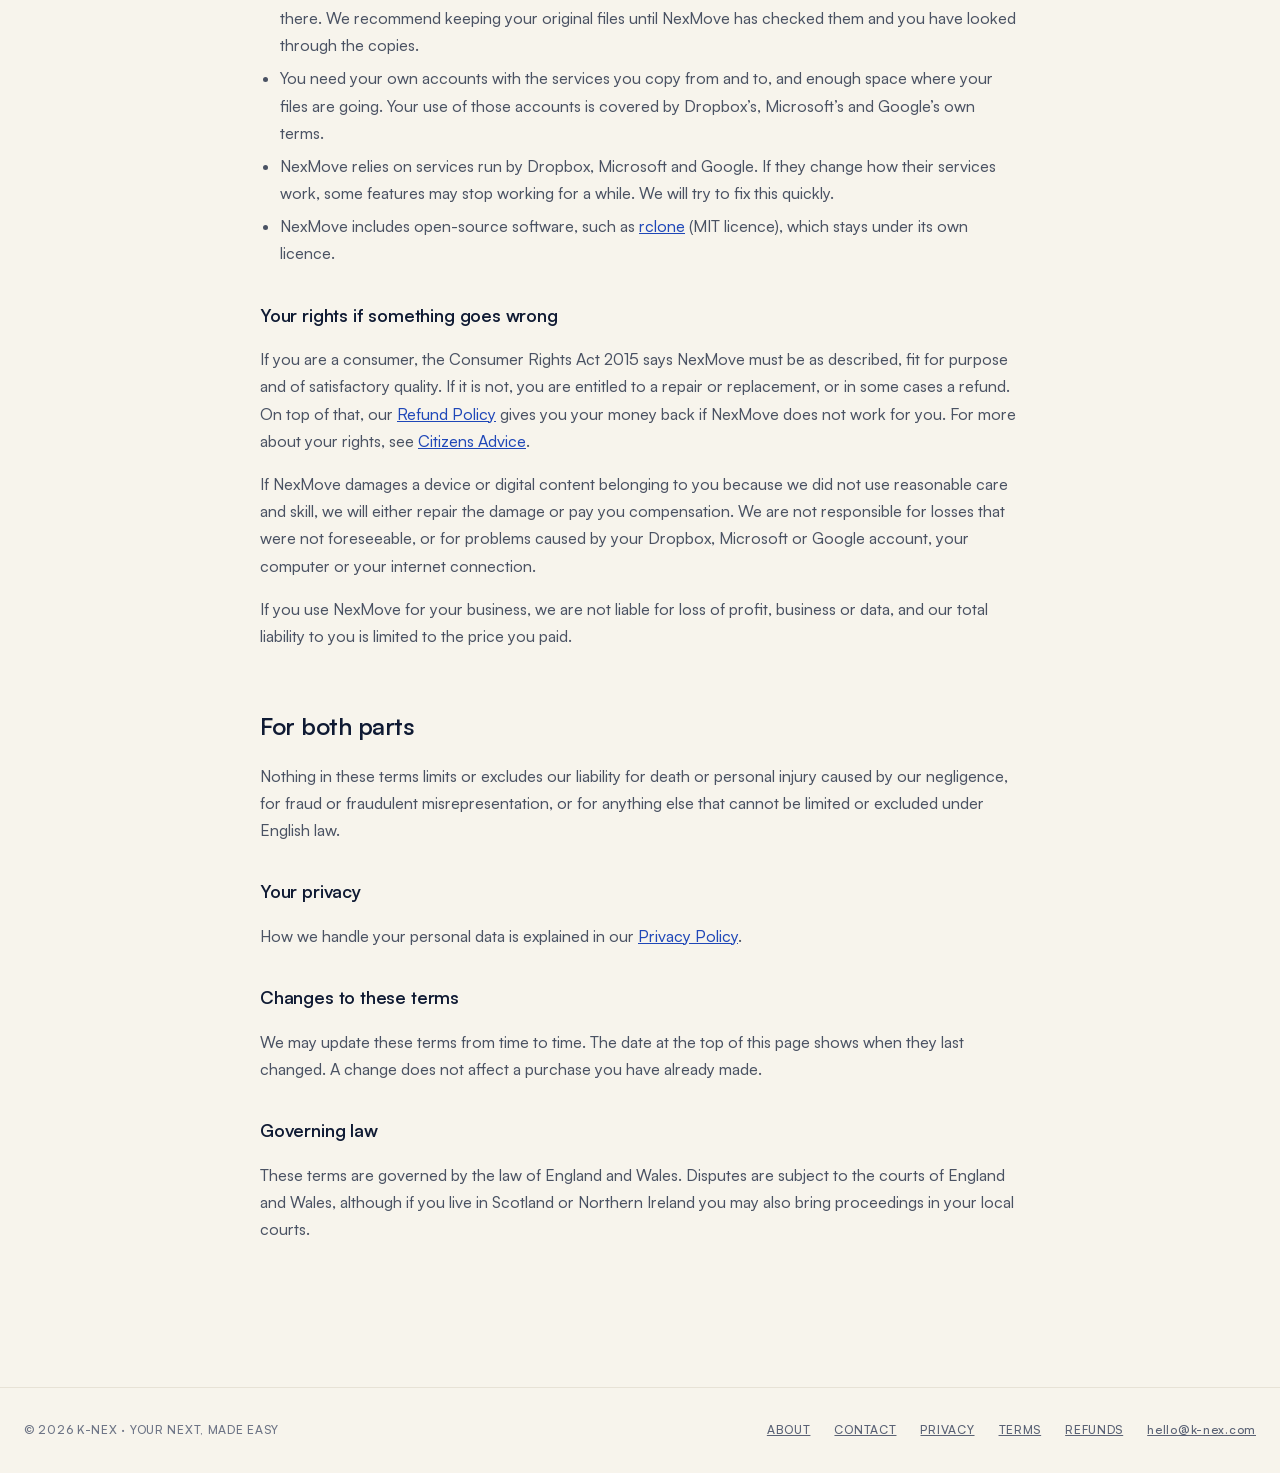
<file: terms.html>
<!doctype html>
<html lang="en">
<head>
<meta charset="utf-8">
<meta name="viewport" content="width=device-width, initial-scale=1">
<title>Terms — K-NEX</title>
<meta name="description" content="Terms for the K-NEX website, and the terms of sale and licence for NexMove.">
<meta name="theme-color" content="#F7F4EC">
<meta name="color-scheme" content="only light">
<link rel="icon" href="/favicon.ico" sizes="32x32">
<link rel="icon" href="/favicon.svg" type="image/svg+xml">
<link rel="apple-touch-icon" href="/apple-touch-icon.png">
<link rel="preload" href="/fonts/Satoshi-Variable.woff2" as="font" type="font/woff2" crossorigin>
<link rel="stylesheet" href="legal.css">
</head>
<body>
<header><div class="bar"><a class="logo" href="./" aria-label="K-NEX home"><svg viewBox="0 0 610 136" width="126" height="28" aria-hidden="true" focusable="false"><g transform="scale(1.1333)"><defs><clipPath id="kxh"><rect width="120" height="120" rx="20"/></clipPath></defs><g clip-path="url(#kxh)"><rect width="120" height="120" fill="#1F47B8"/><circle cx="27" cy="26" r="9" fill="#F7F4EC"/><circle cx="93" cy="26" r="9" fill="#E5432F"/><path d="M-14 102L3.68 80.24Q12 68 20.32 80.24L38 102Z" fill="#157A5F"/><path d="M82 102L99.68 80.24Q108 68 116.32 80.24L134 102Z" fill="#157A5F"/><path d="M10 102L27.68 68Q36 50 44.32 68L62 102Z" fill="#1E9E7A"/><path d="M58 102L75.68 68Q84 50 92.32 68L110 102Z" fill="#1E9E7A"/><path d="M32 102L51.04 55.76Q60 32 68.96 55.76L88 102Z" fill="#23B08A"/><rect y="102" width="120" height="18" fill="#163A99"/></g></g><g transform="translate(190 18)"><path fill="#1F47B8" stroke="#1F47B8" stroke-width="6" stroke-linejoin="round" d="M0 0H22V100H0Z M22 38L54 0H82L22 66Z M40 44L84 100H56L26 60Z"/><rect x="104" y="42" width="34" height="16" rx="8" fill="currentColor"/><path fill="currentColor" transform="translate(-20 0)" d="M172 0H192V100H172Z M236 0H256V100H236Z M172 0H198L256 100H230Z M270 0H290V100H270Z M270 0H338V20H270Z M270 40H330V60H270Z M270 80H338V100H270Z M352 0H378L436 100H410Z M410 0H436L378 100H352Z"/></g></svg></a><a class="back" href="./">← Back to home</a></div></header>
<main>
  <p class="kicker">/ LEGAL</p>
  <h1>Terms</h1>
  <p class="meta">LAST UPDATED · 31 OCTOBER 2026</p>

  <p>These terms have two parts. <a href="#website">Part 1</a> covers your use of the k-nex.com website. <a href="#nexmove">Part 2</a> covers buying and using our desktop app NexMove. Our <a href="refund.html">Refund Policy</a> is part of Part 2.</p>

  <h2>Who we are</h2>
  <p>K-NEX is run by Tim Kim, trading as K-NEX, in the United Kingdom. Contact: <a href="mailto:hello@k-nex.com">hello@k-nex.com</a>.</p>

  <h2 id="website">Part 1 · Using this website</h2>
  <p>By using k-nex.com, you agree to this part. If you do not agree, please do not use the site.</p>
  <p>Screens, features and prices described on this site may change. Joining early access does not create a purchase or any obligation on either side.</p>
  <ul>
    <li>Please do not misuse the site, for example by trying to break its security, overload it or send spam through its forms.</li>
    <li>Information you send us through the forms must be your own and accurate.</li>
    <li>We may change, suspend or withdraw the site at any time.</li>
  </ul>

  <h3>Intellectual property</h3>
  <p>The K-NEX and NexMove names, logos, text and design of this site belong to K-NEX. You may view and share links to the site, but please do not copy or reuse its content for commercial purposes without our permission.</p>
  <p>Dropbox, Google Drive, OneDrive and other product names mentioned on this site are trademarks of their respective owners. K-NEX is not affiliated with, endorsed by or sponsored by them.</p>

  <h3>Links to other sites</h3>
  <p>Where this site links to other websites, we provide those links for your information only. We are not responsible for their content.</p>

  <h3>Our responsibility for the website</h3>
  <p>We work to keep the information on this site accurate, but it is provided for general information only and is not professional advice. To the extent permitted by law, we are not liable for any loss arising from your use of, or reliance on, this website.</p>

  <h2 id="nexmove">Part 2 · Buying and using NexMove</h2>
  <p>NexMove is a Windows app that copies your files on your own computer from Dropbox to Google Drive, from Dropbox to OneDrive, or from OneDrive to Google Drive, checks them, and helps you cancel or downgrade the plan you are leaving. This part applies when you use NexMove, including the free test copy, and when you buy a licence.</p>

  <h3>Who sells it to you</h3>
  <p>Our online reseller <strong>Lemon Squeezy, LLC</strong> sells NexMove to you as the Merchant of Record. Lemon Squeezy takes your payment, charges any VAT or sales tax, and sends your receipt and licence key. Its <a href="https://www.lemonsqueezy.com/buyer-terms">Buyer Terms</a> also apply to the purchase. The licence to use NexMove comes from K-NEX, on the terms below. For any question about NexMove, including refunds, contact us first at <a href="mailto:hello@k-nex.com">hello@k-nex.com</a>.</p>

  <h3>Price and free test copy</h3>
  <ul>
    <li>NexMove costs <strong>$19.99, paid once</strong>. There is no subscription. The price you see at checkout includes any VAT or sales tax that applies to you.</li>
    <li>Before you buy, NexMove lets you copy up to <strong>200 MB in total</strong> for free, so you can see that it works with your own accounts.</li>
    <li>Discount codes, such as our early-access price, apply only as stated when we give them out.</li>
  </ul>

  <h3 id="cancel">Your right to cancel</h3>
  <p>UK law normally gives you 14 days to cancel a purchase made online. For digital content like NexMove, that right ends once you start using it, but only if you agreed to that first.</p>
  <ul>
    <li><strong>Before you use your licence key</strong>, you can cancel within 14 days of buying, for any reason, and get a full refund. Email <a href="mailto:hello@k-nex.com">hello@k-nex.com</a> with your order number or from the email address you used to buy.</li>
    <li><strong>When you first enter your key in NexMove</strong>, it asks you to tick a box agreeing that using your licence now ends your 14-day right to cancel. NexMove does not use the key until you tick it. Once NexMove accepts your key, the right to cancel ends.</li>
  </ul>
  <p>This does not affect our <a href="refund.html">Refund Policy</a>, which still applies after you start using NexMove, or your other legal rights.</p>

  <h3>Your licence</h3>
  <p>When you buy NexMove, K-NEX gives you a personal, non-transferable licence to use it, which does not expire:</p>
  <ul>
    <li><strong>One licence covers one account you copy from</strong>: one Dropbox account or one OneDrive account. Where you copy it to does not matter. To copy from a second account, you need a second licence.</li>
    <li>You can use it on <strong>up to two Windows computers</strong>. You can reinstall NexMove as often as you need. If you change computers and run out of places, email us and we will free one up.</li>
    <li>Please do not share, sell or publish your licence key, or try to get around the free test copy limit or the licence check.</li>
    <li>Please do not copy, modify or reverse engineer NexMove, except where the law allows you to.</li>
  </ul>
  <p>If you get a refund, your licence ends and your key stops working. Files NexMove has already copied stay where it copied them.</p>

  <h3>What NexMove does not do</h3>
  <ul>
    <li>It copies only from Dropbox to Google Drive, from Dropbox to OneDrive, and from OneDrive to Google Drive. It does not copy out of Google Drive, into Dropbox, or between two accounts of the same service, and it does not work with other services.</li>
    <li>It works only with personal OneDrive accounts, not work or school accounts (OneDrive for Business) or SharePoint.</li>
    <li>It cannot copy files in OneDrive Personal Vault. Move them out of the vault before you copy.</li>
  </ul>

  <h3>Your accounts and files</h3>
  <ul>
    <li>NexMove only copies from your Dropbox or OneDrive. It does not change, move or delete anything there. We recommend keeping your original files until NexMove has checked them and you have looked through the copies.</li>
    <li>You need your own accounts with the services you copy from and to, and enough space where your files are going. Your use of those accounts is covered by Dropbox’s, Microsoft’s and Google’s own terms.</li>
    <li>NexMove relies on services run by Dropbox, Microsoft and Google. If they change how their services work, some features may stop working for a while. We will try to fix this quickly.</li>
    <li>NexMove includes open-source software, such as <a href="https://rclone.org">rclone</a> (MIT licence), which stays under its own licence.</li>
  </ul>

  <h3>Your rights if something goes wrong</h3>
  <p>If you are a consumer, the Consumer Rights Act 2015 says NexMove must be as described, fit for purpose and of satisfactory quality. If it is not, you are entitled to a repair or replacement, or in some cases a refund. On top of that, our <a href="refund.html">Refund Policy</a> gives you your money back if NexMove does not work for you. For more about your rights, see <a href="https://www.citizensadvice.org.uk/consumer/">Citizens Advice</a>.</p>
  <p>If NexMove damages a device or digital content belonging to you because we did not use reasonable care and skill, we will either repair the damage or pay you compensation. We are not responsible for losses that were not foreseeable, or for problems caused by your Dropbox, Microsoft or Google account, your computer or your internet connection.</p>
  <p>If you use NexMove for your business, we are not liable for loss of profit, business or data, and our total liability to you is limited to the price you paid.</p>

  <h2>For both parts</h2>
  <p>Nothing in these terms limits or excludes our liability for death or personal injury caused by our negligence, for fraud or fraudulent misrepresentation, or for anything else that cannot be limited or excluded under English law.</p>

  <h3>Your privacy</h3>
  <p>How we handle your personal data is explained in our <a href="privacy.html">Privacy Policy</a>.</p>

  <h3>Changes to these terms</h3>
  <p>We may update these terms from time to time. The date at the top of this page shows when they last changed. A change does not affect a purchase you have already made.</p>

  <h3>Governing law</h3>
  <p>These terms are governed by the law of England and Wales. Disputes are subject to the courts of England and Wales, although if you live in Scotland or Northern Ireland you may also bring proceedings in your local courts.</p>
</main>
<footer><div><span>© 2026 K-NEX · YOUR NEXT, MADE EASY</span><span style="display:flex;flex-wrap:wrap;gap:24px"><a href="/about/">ABOUT</a><a href="/contact/">CONTACT</a><a href="privacy.html">PRIVACY</a><a href="terms.html">TERMS</a><a href="refund.html">REFUNDS</a><a href="mailto:hello@k-nex.com">hello@k-nex.com</a></span></div></footer>
</body>
</html>
</file>
<file: page.css>
/* Shared styles for product and guide pages (nexmove/, guides/). Same look as index.html. */
@font-face{font-family:'Satoshi';src:url(/fonts/Satoshi-Variable.woff2) format('woff2');font-weight:300 900;font-style:normal;font-display:swap}
:root{color-scheme:only light}
body{margin:0;background:#F7F4EC;color:#0F1A33;font-family:'Satoshi',sans-serif;font-weight:450;line-height:1.6}
a{color:#1F47B8}a:hover{color:#163A99}
summary{cursor:pointer;list-style:none}
summary::-webkit-details-marker{display:none}
@keyframes knexPulse{0%,100%{opacity:1}50%{opacity:.25}}
@media (prefers-reduced-motion: reduce){*{animation:none!important}}
.sr,.hp{position:absolute!important;width:1px;height:1px;overflow:hidden;clip:rect(0 0 0 0);white-space:nowrap}
.wrap{max-width:1240px;margin:0 auto;padding:0 24px}
.mono{font-family:'Satoshi',sans-serif}
.kicker{margin:0 0 16px;font-family:'Satoshi',sans-serif;font-weight:500;letter-spacing:.06em;font-size:13px;color:#1F47B8}
.muted{color:#5A6275}

header{border-bottom:1px solid #E7E2D6}
.bar{height:72px;display:flex;flex-wrap:wrap;gap:16px;align-items:center;justify-content:space-between}
.logo{display:inline-flex;align-items:center;color:#0F1A33;text-decoration:none}
.logo svg{display:block}
.nav{display:flex;flex-wrap:wrap;gap:28px;font-size:14px;align-items:center}
.nav a{color:#5A6275;text-decoration:none}
.nav a:hover{color:#0F1A33}
.nav .pill{color:#FFFFFF;background:#D2392A;padding:10px 18px;border-radius:999px;font-weight:600}
.nav .pill:hover{background:#B42F22;color:#FFFFFF}
.nav a[aria-current=page]{color:#0F1A33;font-weight:600}
/* Phone menu: the links that .hide-sm takes out of the bar, in a drop-down. */
.m-menu{display:none}
.bar{position:relative}
.m-menu summary{display:flex;align-items:center;justify-content:center;width:42px;height:42px;box-sizing:border-box;border:1px solid #D6D0C2;border-radius:50%;color:#0F1A33}
.m-menu[open] summary{border-color:#1F47B8}
.m-menu nav{position:absolute;right:24px;top:calc(100% - 2px);z-index:20;min-width:210px;display:flex;flex-direction:column;padding:8px;background:#FFFFFF;border:1px solid #E2DCCF;border-radius:16px;box-shadow:0 18px 40px rgba(15,26,51,.14)}
.m-menu nav a{padding:12px 14px;border-radius:10px;color:#0F1A33;text-decoration:none;font-size:16px}
.m-menu nav a:hover{background:#F7F4EC}

.hero{position:relative;overflow:hidden;border-bottom:1px solid #E7E2D6;background-image:linear-gradient(#ECE7DC 1px,transparent 1px),linear-gradient(90deg,#ECE7DC 1px,transparent 1px);background-size:64px 64px}
.hero .wrap{position:relative;padding-top:112px;padding-bottom:104px}
.hero-bg{position:absolute;top:96px;right:max(0px,calc(50% - 650px));width:min(520px,42%);height:auto;opacity:.75;pointer-events:none}
.lockup{display:flex;align-items:center;gap:14px;margin:0 0 32px}
.lockup svg{width:56px;height:56px;flex:none;border-radius:14px;box-shadow:0 8px 20px rgba(31,71,184,.25)}
.lockup .name{margin:0;font-size:30px;line-height:1.05;font-weight:700;letter-spacing:-.03em;color:#0F1A33}
.lockup .sub{margin:4px 0 0;font-size:12px;font-weight:500;letter-spacing:.06em;text-transform:uppercase;color:#5A6275}
.lockup .soon{white-space:nowrap}
.lockup .soon i{display:inline-block;width:7px;height:7px;margin:0 6px 1px 4px;border-radius:50%;background:#1E9E7A;animation:knexPulse 1.8s ease-in-out infinite}
.badge{margin:0 0 32px;display:inline-flex;gap:10px;align-items:center;font-family:'Satoshi',sans-serif;font-weight:500;letter-spacing:.06em;font-size:13px;color:#5A6275;border:1px solid #E2DCCF;background:#FFFFFF;padding:8px 14px;border-radius:999px}
.badge i{width:8px;height:8px;border-radius:50%;background:#D2392A;animation:knexPulse 1.8s ease-in-out infinite}
.hero h1{margin:0 0 28px;font-size:76px;line-height:1.03;font-weight:700;letter-spacing:-0.045em;max-width:1000px}
.hero h1 em{font-style:normal;color:#1F47B8}
.lead{margin:0 0 40px;font-size:20px;color:#4A5263;max-width:660px}
.actions{display:flex;flex-wrap:wrap;gap:12px;align-items:center}
.btn{display:inline-block;background:#D2392A;color:#FFFFFF;padding:16px 26px;border-radius:999px;text-decoration:none;font-weight:700;font-size:15px}
.btn:hover{background:#B42F22;color:#FFFFFF}
.btn.ghost{background:none;border:1px solid #D6D0C2;color:#0F1A33;padding:15px 26px;font-weight:500}
.btn.ghost:hover{border-color:#1F47B8}
.facts{margin:56px 0 0;padding:0;list-style:none;display:flex;flex-wrap:wrap;gap:12px 32px;font-family:'Satoshi',sans-serif;font-size:13px;color:#5A6275}
.facts li::before{content:"✓ ";color:#1E9E7A}
.routes{margin:-16px 0 40px;padding:0;list-style:none;display:flex;flex-wrap:wrap;gap:10px;font-family:'Satoshi',sans-serif;font-size:13px}
.routes li{border:1px solid #D6D0C2;background:#FFFFFF;border-radius:999px;padding:6px 14px}
.routes b{color:#1F47B8;font-weight:500}

section.block{padding:120px 0;border-bottom:1px solid #E7E2D6}
section.alt{background:#FFFFFF}
h2{margin:0 0 20px;font-size:48px;line-height:1.08;font-weight:700;letter-spacing:-0.04em;max-width:820px}
h3{margin:0 0 10px;font-size:22px;font-weight:600;letter-spacing:-0.02em}
.intro{margin:0 0 56px;color:#4A5263;font-size:18px;max-width:700px}
.film{margin:0 0 56px}
.film video{display:block;width:100%;height:auto;border:1px solid #E2DCCF;border-radius:18px;background:#F7F4EC}
.film figcaption{margin:12px 0 0;font-family:'Satoshi',sans-serif;font-size:12px;color:#6E7586}

.steps{display:grid;grid-template-columns:repeat(auto-fit,minmax(240px,1fr));gap:1px;background:#E2DCCF;border:1px solid #E2DCCF;border-radius:18px;overflow:hidden;counter-reset:step}
.steps>div{background:#FFFFFF;padding:36px;box-shadow:inset 0 5px 0 #1F47B8}
.steps>div:nth-child(4n+2){box-shadow:inset 0 5px 0 #D2392A}.steps>div:nth-child(4n+3){box-shadow:inset 0 5px 0 #F0A73A}.steps>div:nth-child(4n){box-shadow:inset 0 5px 0 #1E9E7A}
.steps>div::before{counter-increment:step;content:"0" counter(step);display:block;margin:0 0 28px;font-family:'Satoshi',sans-serif;font-weight:500;letter-spacing:.06em;font-size:12px;color:#1F47B8}
.steps p,.cards p{margin:0;color:#5A6275;font-size:16px}

.cards{display:grid;grid-template-columns:repeat(auto-fit,minmax(min(320px,100%),1fr));gap:20px}
.cards>div{border:1px solid #E2DCCF;border-radius:18px;padding:32px;background:#FFFFFF;box-shadow:inset 0 5px 0 #1F47B8}
.cards>div:nth-child(3n+2){box-shadow:inset 0 5px 0 #D2392A}.cards>div:nth-child(3n){box-shadow:inset 0 5px 0 #1E9E7A}
.cards>div:nth-child(3n+2) .tag{color:#D2392A}.cards>div:nth-child(3n) .tag{color:#1E9E7A}
.cards .tag{margin:0 0 20px;font-family:'Satoshi',sans-serif;font-weight:500;letter-spacing:.06em;font-size:12px;color:#1F47B8}

.price{display:flex;flex-wrap:wrap;gap:40px;align-items:center;justify-content:space-between;border:1px solid #D6D0C2;border-radius:22px;padding:48px;background:#FFFFFF}
.price .amount{margin:0;font-size:72px;font-weight:700;letter-spacing:-0.05em;line-height:1}
.price .amount small{font-size:18px;font-weight:500;color:#5A6275;letter-spacing:0}
.offer{display:inline-block;margin:24px 0 0;padding:10px 16px;border:1px solid #1F47B8;border-radius:12px;background:#E9EEFA;color:#163A99;text-decoration:none;font-size:15px}
.offer b{color:#1F47B8}
.offer:hover{background:#E9EEFA}
.price ul{margin:0;padding:0;list-style:none;color:#4A5263;font-size:16px}
.price li{margin:8px 0}
.price li::before{content:"✓ ";color:#1E9E7A}

.faq{border-top:1px solid #E2DCCF}
.faq details{border-bottom:1px solid #E2DCCF;padding:24px 0}
.faq summary{display:flex;justify-content:space-between;gap:16px;font-weight:600;font-size:18px}
.faq summary::after{content:"+";color:#1F47B8}
.faq details[open] summary::after{content:"−"}
.faq p{margin:14px 0 0;color:#5A6275;font-size:16px;max-width:760px}
.faq ul{margin:8px 0 0;padding-left:1.2em;color:#5A6275;font-size:16px;max-width:760px}
.faq strong{color:#0F1A33}
.split{display:flex;flex-wrap:wrap;gap:64px}
.split>:first-child{flex:1 1 280px;min-width:0}
.split>:last-child{flex:2 1 580px;min-width:0}

.cta{margin:120px auto;border-radius:26px;overflow:hidden;padding:72px 48px 200px;background:#1F47B8 url(/img/peaks-band.svg) bottom center/100% auto no-repeat;color:#F7F4EC;display:flex;flex-wrap:wrap;gap:40px;align-items:center;justify-content:space-between}
.cta>div{flex:1 1 420px;min-width:0}
.cta h2{font-size:48px;margin-bottom:10px}
.cta h2 em{font-style:normal;color:#F0A73A}
.cta .muted,.cta .fine{color:rgba(247,244,236,.82)}
.cta a{color:#F7F4EC}
.cta .knex-status{color:#F7F4EC}.cta .knex-status.err{color:#FFD5CF}.cta .knex-status.ok{color:#C7F2E2}
.cta form{flex:1 1 400px;min-width:0}
.cta .row{display:flex;flex-wrap:wrap;gap:10px}
.knex-input{box-sizing:border-box;height:54px;min-width:0;flex:1 1 240px;padding:0 22px;border:1px solid #D6D0C2;border-radius:999px;background:#FFFFFF;color:#0F1A33;font:inherit;font-size:15px}
.knex-input::placeholder{color:#9AA0AD}
.knex-input:focus{outline:none;border-color:#1F47B8}
.knex-input[aria-invalid="true"]{border-color:#C93A2C}
.knex-btn{height:54px;padding:0 28px;border:0;border-radius:999px;background:#D2392A;color:#FFFFFF;font:inherit;font-size:15px;font-weight:700;cursor:pointer}
.knex-btn:hover{background:#B42F22}
.knex-btn:disabled{opacity:.6;cursor:wait}
.knex-btn:focus-visible,.knex-input:focus-visible,.btn:focus-visible{outline:2px solid #1F47B8;outline-offset:3px}
.knex-status{margin:12px 0 0;min-height:1.6em;font-family:'Satoshi',sans-serif;font-size:13px;color:#4A5263}
.knex-status.ok{color:#1F47B8}.knex-status.err{color:#C93A2C}
.fine{margin:4px 0 0;font-size:13px;color:#6E7586}

/* Contact form (contact/) */
.knex-label{display:block;margin:0 0 8px;font-family:'Satoshi',sans-serif;font-weight:500;letter-spacing:.06em;font-size:13px;color:#4A5263}
textarea.knex-input{height:auto;min-height:160px;padding:16px 22px;border-radius:18px;resize:vertical;line-height:1.5}
.knex-drop{display:flex;align-items:center;justify-content:center;min-height:72px;padding:16px 22px;border:1px dashed #D6D0C2;border-radius:18px;color:#5A6275;font-size:14px;text-align:center;cursor:pointer}
.knex-drop:hover,.knex-drop.over{border-color:#1F47B8;color:#0F1A33}
.knex-drop:focus-within{outline:2px solid #1F47B8;outline-offset:3px}
.knex-drop kbd{font-family:ui-monospace,Consolas,monospace;font-size:12px;padding:1px 6px;border:1px solid #D6D0C2;border-radius:6px}
.knex-thumbs{list-style:none;margin:12px 0 0;padding:0;display:flex;flex-wrap:wrap;gap:10px}
.knex-thumbs:empty{display:none}
.knex-thumbs li{position:relative;width:96px;height:72px;border:1px solid #D6D0C2;border-radius:10px;overflow:hidden;background:#FFFFFF}
.knex-thumbs img{display:block;width:100%;height:100%;object-fit:cover}
.knex-thumbs button{position:absolute;top:4px;right:4px;width:24px;height:24px;padding:0;border:0;border-radius:50%;background:rgba(15,26,51,.85);color:#FFFFFF;font-size:14px;line-height:24px;cursor:pointer}

/* About page (about/) */
.about-hero{display:flex;flex-wrap:wrap;gap:48px 64px;align-items:center}
.about-hero>div{flex:1 1 520px;min-width:0}
.about-art{flex:0 1 440px;min-width:0;margin:0}
.about-art img{display:block;width:100%;height:auto}
.about-art figcaption{margin:12px 0 0;font-size:13px;color:#5A6275}
.founder{background:#E3F1EA}
.founder .wrap{padding-top:96px;padding-bottom:96px;display:flex;flex-wrap:wrap;gap:48px 64px;align-items:flex-end}
.founder .quote{flex:2 1 560px;min-width:0;margin:0;font-size:36px;line-height:1.35;font-weight:600;letter-spacing:-0.03em}
.founder .quote::before{content:"“";display:block;height:64px;font-size:120px;line-height:1;font-weight:700;color:#1E9E7A}
.founder .who{flex:1 1 280px;min-width:0;border-left:3px solid #1E9E7A;padding-left:28px}
.founder .who p{margin:0 0 14px;color:#4A5263;font-size:16px}
.founder .who .name{margin:0;color:#0F1A33;font-weight:700;font-size:18px}
.founder .who .role{margin:4px 0 18px;font-family:'Satoshi',sans-serif;font-weight:500;letter-spacing:.06em;font-size:13px}

/* Long-form guide */
.article{max-width:760px;margin:0 auto;padding:96px 24px 0}
.article h1{margin:0 0 16px;font-size:56px;line-height:1.06;font-weight:700;letter-spacing:-0.04em}
.article .meta{margin:0 0 48px;font-family:'Satoshi',sans-serif;font-size:13px;color:#6E7586}
.article h2{margin:64px 0 16px;font-size:32px;letter-spacing:-0.03em}
.article h3{margin:36px 0 10px;font-size:20px}
.article p,.article li{color:#4A5263;font-size:17px;line-height:1.75}
.article strong{color:#0F1A33;font-weight:600}
.article ol,.article ul{padding-left:22px}
.article li{margin:8px 0}
.toc{margin:0 0 8px;padding:24px 28px;border:1px solid #E2DCCF;border-radius:14px;background:#FFFFFF}
.toc p{margin:0 0 8px;font-family:'Satoshi',sans-serif;font-weight:500;letter-spacing:.06em;font-size:12px;color:#6E7586}
.toc ol{margin:0}
.toc li{margin:4px 0;font-size:16px}
.guide-list{list-style:none;margin:40px 0 0;padding:0;display:grid;gap:16px}
.guide-list li{margin:0}
.guide-list a{display:grid;gap:6px;padding:24px 28px;border:1px solid #E2DCCF;border-radius:14px;background:#FFFFFF;text-decoration:none;color:#4A5263}
.guide-list a:hover{border-color:#1F47B8}
.guide-list .mono{font-size:12px;color:#1F47B8}
.guide-list b{font-size:20px;color:#0F1A33;font-weight:600}
.note{margin:24px 0;padding:20px 24px;border-left:2px solid #1F47B8;background:#FFFFFF;border-radius:0 12px 12px 0}
.note p{margin:0}
.compare{width:100%;border-collapse:collapse;margin:16px 0;font-size:15px}
.compare th,.compare td{text-align:left;vertical-align:top;padding:12px 12px 12px 0;border-bottom:1px solid #E2DCCF;color:#4A5263}
.compare th{color:#0F1A33;font-weight:600;font-family:'Satoshi',sans-serif;font-weight:500;letter-spacing:.06em;font-size:12px}

@media (min-width:721px){.phone-only{display:none}}

footer{background:#163A99 url(/img/waves.svg) top left/80px 40px repeat-x;padding-top:40px}
footer .wrap{padding-top:32px;padding-bottom:32px;display:flex;flex-wrap:wrap;gap:16px;justify-content:space-between;font-family:'Satoshi',sans-serif;font-weight:500;letter-spacing:.06em;font-size:12px;color:rgba(247,244,236,.8)}
footer nav{display:flex;flex-wrap:wrap;gap:24px}
footer a{color:#F7F4EC}

@media (max-width:720px){
  .hero .wrap{padding-top:72px;padding-bottom:72px}
  .hero h1{font-size:44px}
  .hero-bg{top:300px;right:-8%;width:116%;opacity:.45}
  .cta{padding-bottom:140px}
  h2,.cta h2{font-size:34px}
  .article h1{font-size:38px}
  section.block{padding:80px 0}
  .price,.cta{padding:36px 24px}
  .price .amount{font-size:56px}
  .nav{gap:10px}
  .nav .hide-sm{display:none}
  .m-menu{display:block}
  .founder .wrap{padding-top:64px;padding-bottom:64px}
  .founder .quote{font-size:26px}
  .desk-only{display:none}
  .compare thead{display:none}
  .compare tr{display:block;padding:12px 0;border-bottom:1px solid #E2DCCF}
  .compare td{display:block;border:0;padding:4px 0}
  .compare td::before{content:attr(data-label) " · ";font-family:'Satoshi',sans-serif;font-weight:500;letter-spacing:.06em;font-size:12px;color:#6E7586}
}

/* Product page: everything NexMove does (four groups of ticks) and what you need. */
.feat{display:grid;grid-template-columns:repeat(auto-fit,minmax(250px,1fr));gap:20px}
.feat>div{border:1px solid #E2DCCF;border-radius:18px;padding:28px;background:#F7F4EC}
.feat h3{margin:0 0 16px;font-size:19px}
.feat ul{list-style:none;margin:0;padding:0;display:flex;flex-direction:column;gap:12px}
.feat li{display:flex;gap:10px;align-items:flex-start;font-size:15px;line-height:1.5;color:#3A4254}
.feat li svg{flex:none;width:20px;height:20px;margin-top:2px}
.reqs{margin:0;border:1px solid #E2DCCF;border-radius:18px;background:#FFFFFF;overflow:hidden}
.reqs>div{display:grid;grid-template-columns:200px 1fr;gap:24px;padding:20px 28px}
.reqs>div+div{border-top:1px solid #EFEAE0}
.reqs dt{font-weight:700;color:#0F1A33}
.reqs dd{margin:0;color:#4A5263}
@media (max-width:720px){.reqs>div{grid-template-columns:1fr;gap:4px;padding:18px 20px}}
</file>
<file: legal.css>
@font-face{font-family:'Satoshi';src:url(/fonts/Satoshi-Variable.woff2) format('woff2');font-weight:300 900;font-style:normal;font-display:swap}
body{margin:0;background:#F7F4EC;color:#0F1A33;font-family:'Satoshi',sans-serif;font-weight:450;line-height:1.7}
:root{color-scheme:only light}
a{color:#1F47B8}a:hover{color:#163A99}
header{border-bottom:1px solid #E7E2D6}
.bar{max-width:1240px;margin:0 auto;padding:0 24px;height:72px;display:flex;align-items:center;justify-content:space-between;gap:16px}
.logo{display:inline-flex;align-items:center;color:#0F1A33;text-decoration:none}
.logo svg{display:block}
.back{color:#5A6275;text-decoration:none;font-size:14px}
main{max-width:760px;margin:0 auto;padding:96px 24px 128px}
.kicker{margin:0 0 16px;font-family:'Satoshi',sans-serif;font-weight:500;letter-spacing:.06em;font-size:13px;color:#1F47B8}
h1{margin:0 0 12px;font-size:56px;line-height:1.05;font-weight:700;letter-spacing:-0.04em}
.meta{margin:0 0 56px;font-family:'Satoshi',sans-serif;font-size:13px;color:#6E7586}
h2{margin:56px 0 14px;font-size:24px;font-weight:600;letter-spacing:-0.02em}
h3{margin:32px 0 10px;font-size:18px;font-weight:600;letter-spacing:-0.01em}
code{font-family:ui-monospace,Consolas,monospace;font-size:0.9em}
p,li{color:#4A5263;font-size:16px}
ul{padding-left:20px}
li{margin:6px 0}
strong{color:#0F1A33;font-weight:600}
table{width:100%;border-collapse:collapse;margin:16px 0;font-size:15px}
th,td{text-align:left;vertical-align:top;padding:12px 12px 12px 0;border-bottom:1px solid #E2DCCF;color:#4A5263}
th{font-family:'Satoshi',sans-serif;font-weight:500;letter-spacing:.06em;font-size:12px;font-weight:400;color:#6E7586}
footer{border-top:1px solid #E7E2D6}
footer div{max-width:1240px;margin:0 auto;padding:32px 24px;display:flex;flex-wrap:wrap;gap:24px;justify-content:space-between;font-family:'Satoshi',sans-serif;font-weight:500;letter-spacing:.06em;font-size:12px;color:#6E7586}
footer a{color:#5A6275}
@media (max-width:600px){h1{font-size:40px}table,thead,tbody,tr,th,td{display:block}thead{display:none}td{padding:4px 0;border:0}td::before{content:attr(data-label);display:block;font-family:'Satoshi',sans-serif;font-weight:500;letter-spacing:.06em;font-size:11px;color:#6E7586;text-transform:uppercase}tr{padding:12px 0;border-bottom:1px solid #E2DCCF}}
</file>
